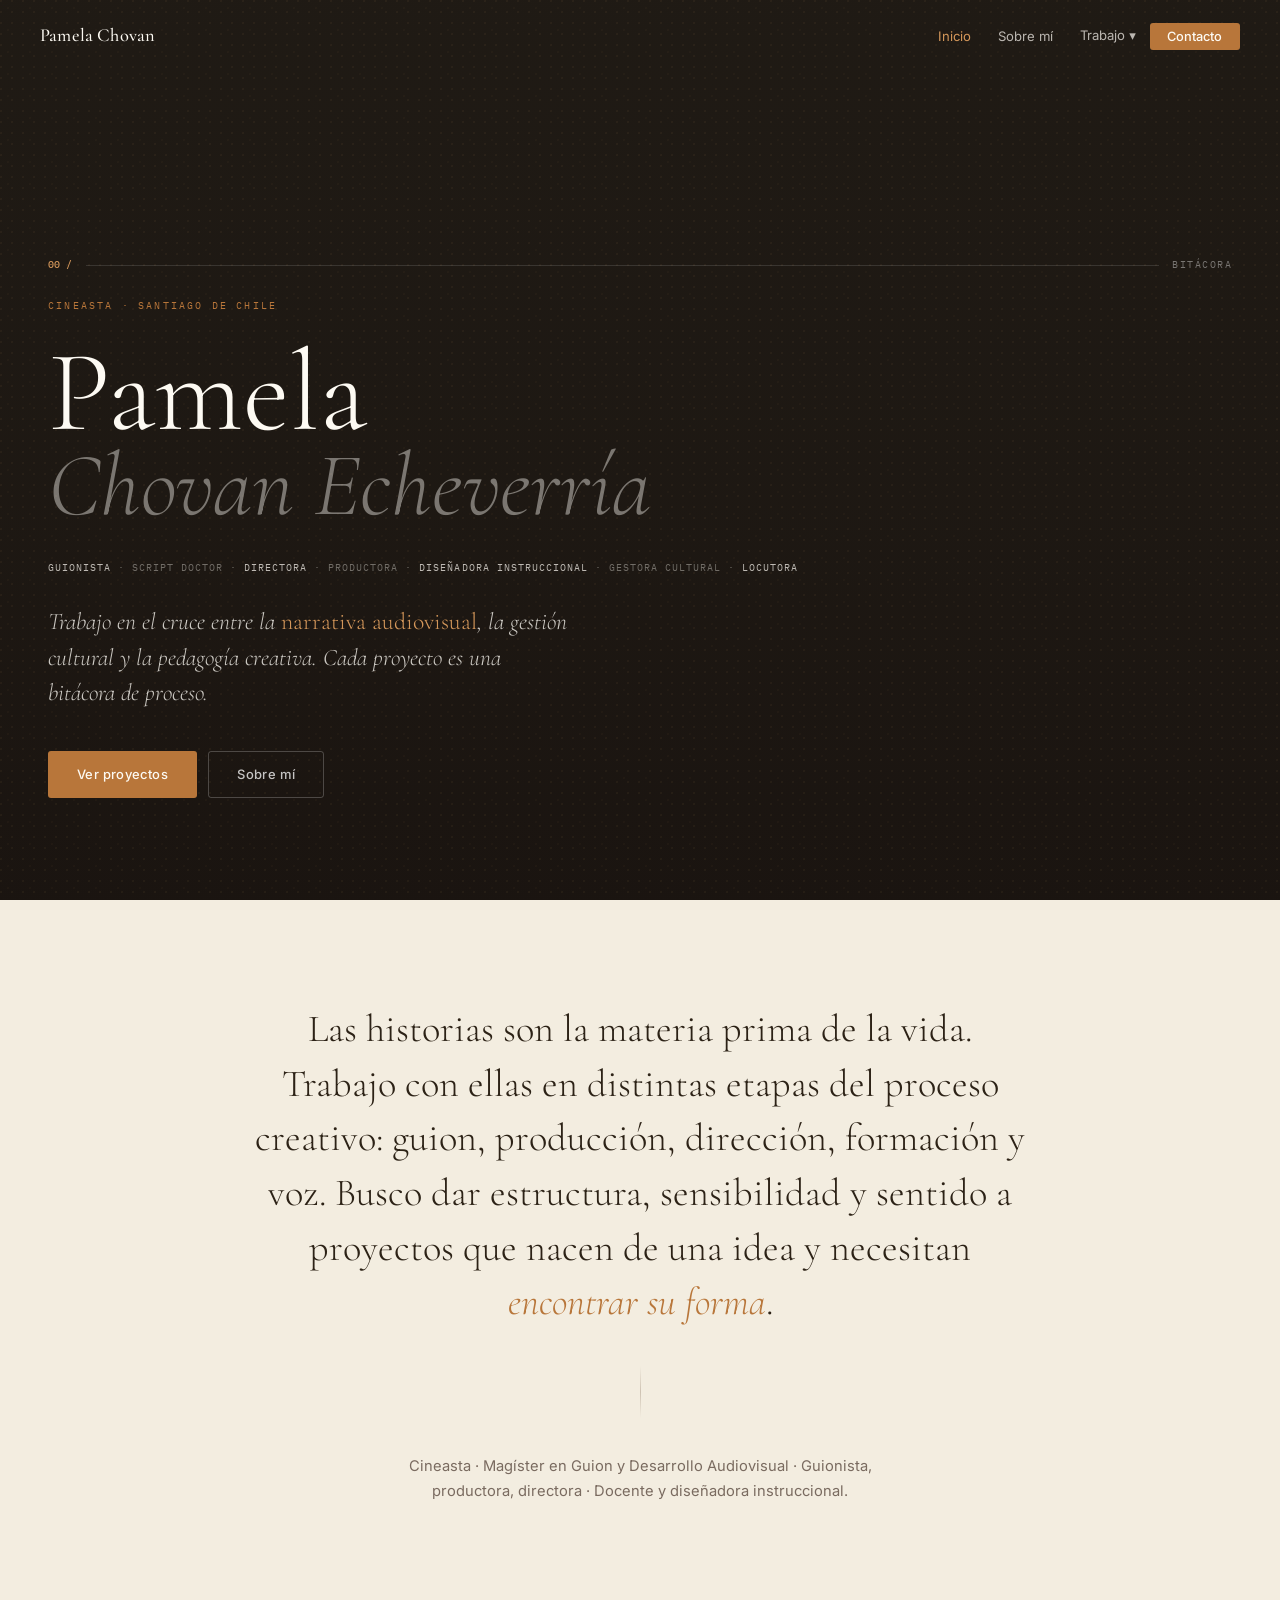
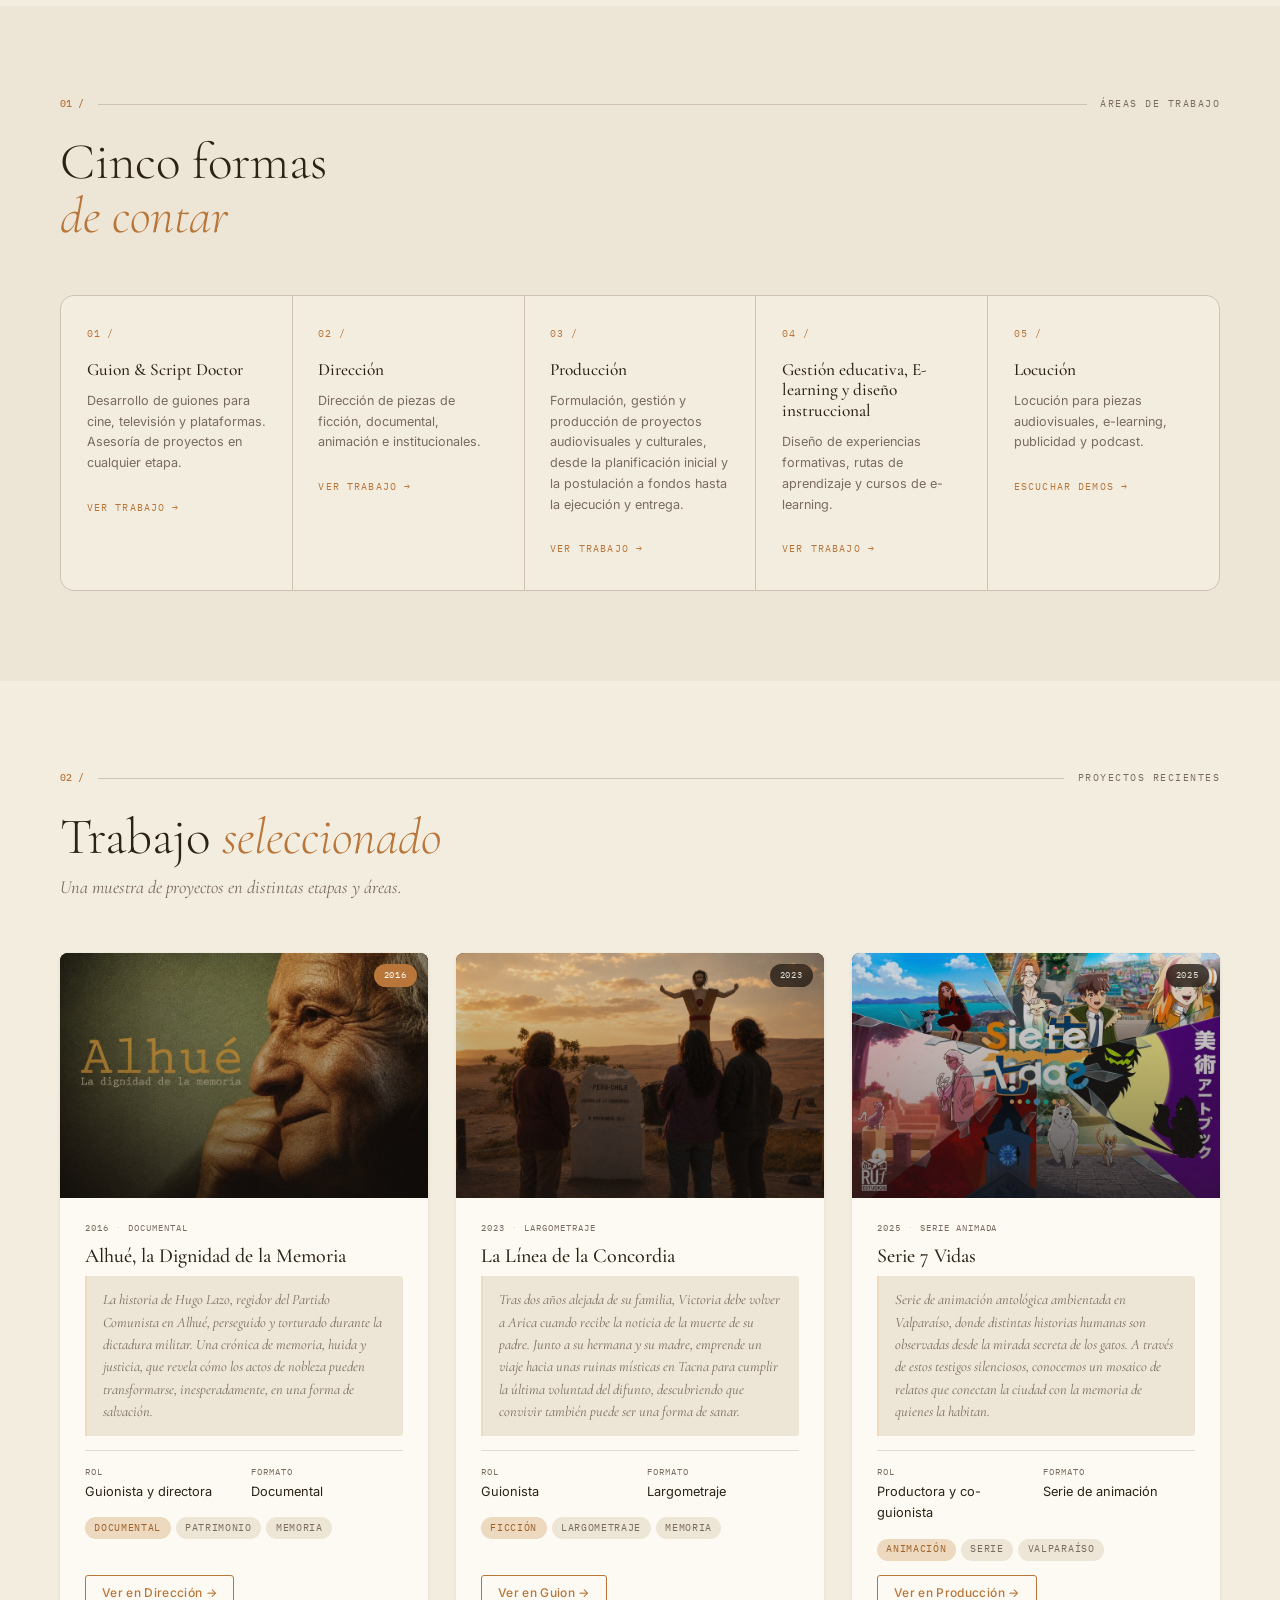
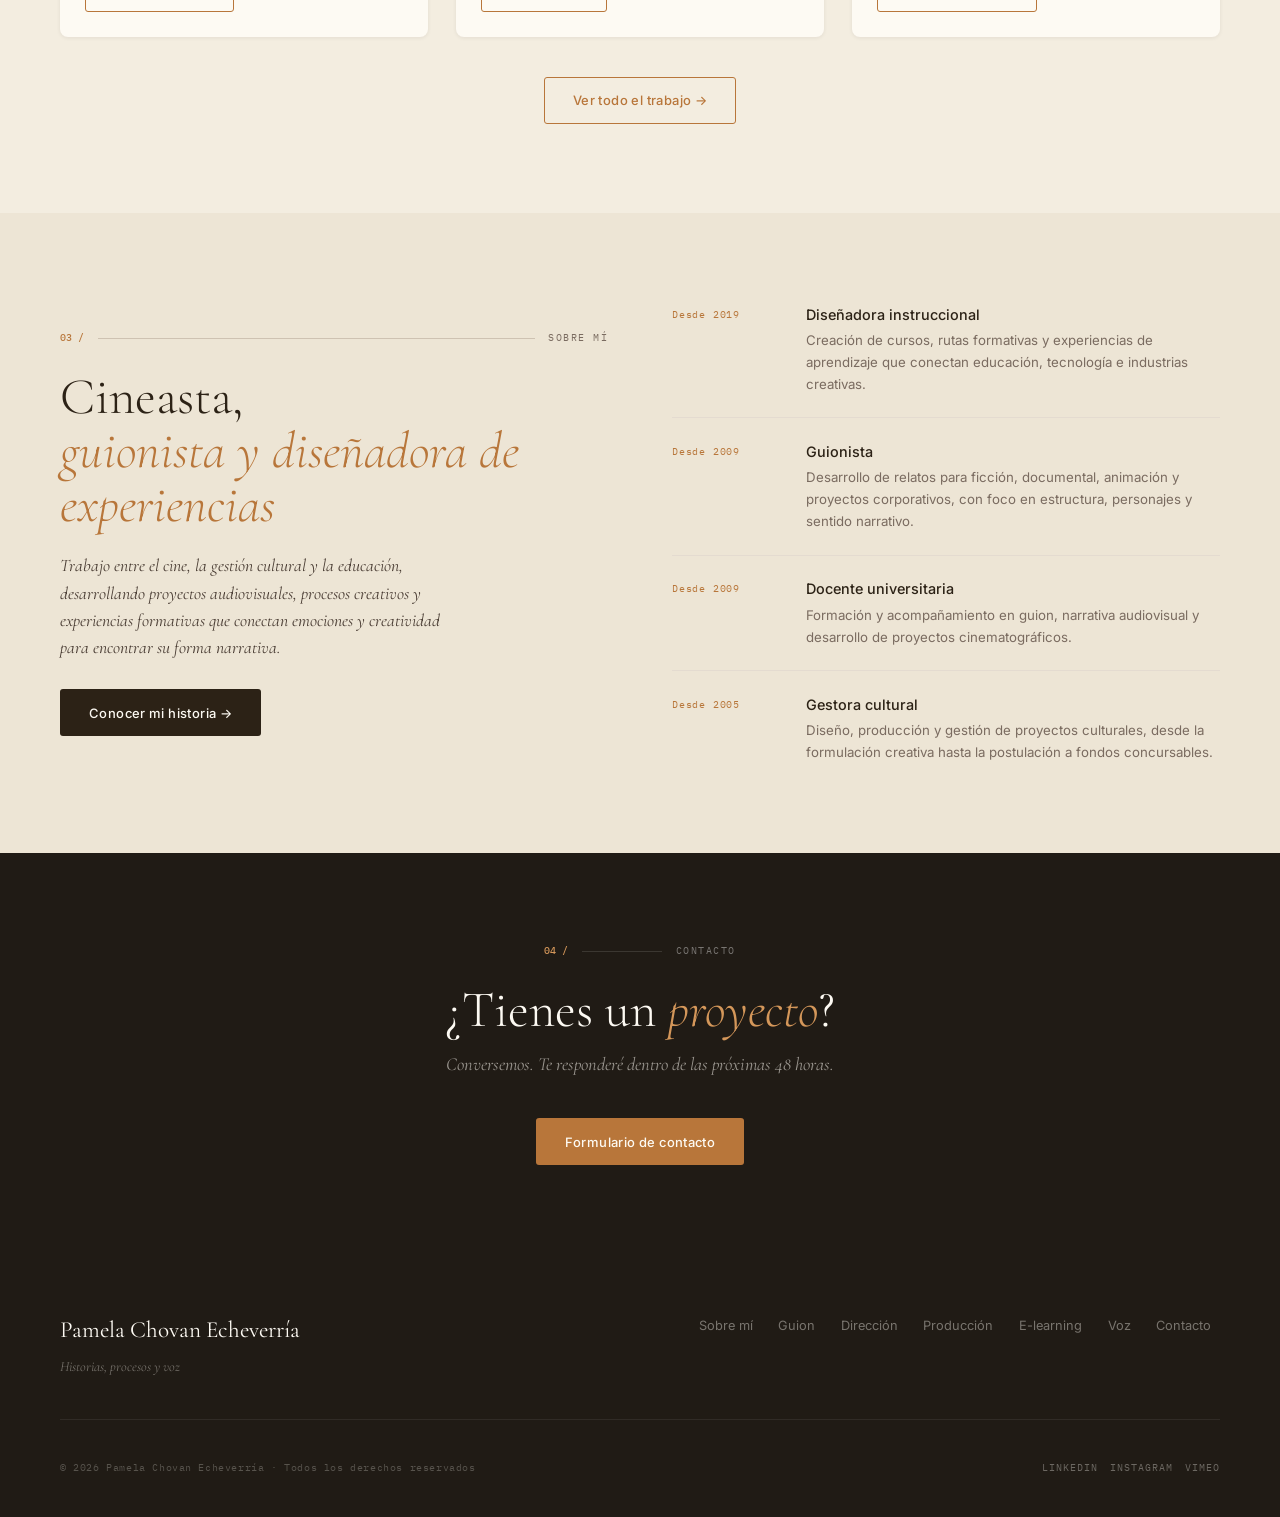
<file: index.html>
<!DOCTYPE html>
<html lang="es">
<head>
  <meta charset="UTF-8">
  <meta name="viewport" content="width=device-width, initial-scale=1.0">
  <title>Pamela Chovan Echeverría — Cineasta · Guionista · Directora · Productora</title>
  <meta name="description" content="Portafolio de Pamela Chovan Echeverría. Guionista, directora, productora, diseñadora instruccional y locutora. Historias, procesos y voz.">
  <link rel="stylesheet" href="css/style.css">
</head>
<body>

<!-- ─── NAV ─── -->
<nav class="site-nav" id="site-nav">
  <div class="nav-inner">
    <a href="index.html" class="nav-logo">Pamela Chovan</a>
    <button class="nav-toggle" id="nav-toggle" aria-label="Abrir menú" aria-expanded="false">
      <span></span><span></span><span></span>
    </button>
    <ul class="nav-links" id="nav-links">
      <li><a href="index.html" class="nav-lnk active">Inicio</a></li>
      <li><a href="sobre-mi.html" class="nav-lnk">Sobre mí</a></li>
      <li class="nav-dropdown">
        <button class="nav-dropdown-trigger">Trabajo ▾</button>
        <ul class="nav-dropdown-menu">
          <li><a href="guion.html">Guion y asesoría</a></li>
          <li><a href="direccion.html">Dirección</a></li>
          <li><a href="produccion.html">Producción</a></li>
          <li><a href="elearning.html">E-learning</a></li>
          <li><a href="voz.html">Locución</a></li>
        </ul>
      </li>
      <li><a href="contacto.html" class="nav-lnk nav-cta">Contacto</a></li>
    </ul>
  </div>
</nav>

<!-- ─── HERO ─── -->
<section class="hero-home">
  <!-- EDITAR: guarda assets/portada.jpg (1920×1080, oscura) para imagen de fondo -->
  <div class="hero-home__bg">
    <!-- <img src="assets/portada.jpg" alt=""> -->
  </div>
  <div class="hero-home__ov"></div>
  <div class="hero-home__cnt">
    <div class="sm sm--lt">
      <span class="sm__n">00 /</span>
      <span class="sm__l"></span>
      <span class="sm__t">Bitácora</span>
    </div>
    <p class="hero-home__over">Cineasta · Santiago de Chile</p>
    <h1 class="hero-home__name">Pamela</h1>
    <p class="hero-home__name-it">Chovan Echeverría</p>
    <p class="hero-home__roles">
      <span>Guionista</span> · Script Doctor · <span>Directora</span> · Productora ·
      <span>Diseñadora instruccional</span> · Gestora cultural · <span>Locutora</span>
    </p>
    <p class="hero-home__claim">
      Trabajo en el cruce entre la <em>narrativa audiovisual</em>,
      la gestión cultural y la pedagogía creativa.
      Cada proyecto es una bitácora de proceso.
    </p>
    <div class="btn-group">
      <a href="#areas" class="btn btn-copper">Ver proyectos</a>
      <a href="sobre-mi.html" class="btn btn-ghost-lt">Sobre mí</a>
    </div>
  </div>
</section>

<!-- ─── DECLARACIÓN ─── -->
<section class="decl">
  <div class="container--sm">
    <p class="decl__txt reveal">
      Las historias son la materia prima de la vida. Trabajo con ellas en distintas
      etapas del proceso creativo: guion, producción, dirección, formación y voz.
      Busco dar estructura, sensibilidad y sentido a proyectos que nacen de una idea
      y necesitan <em>encontrar su forma</em>.
    </p>
    <div class="decl__div"></div>
    <p class="decl__sub reveal reveal-delay-1">
      Cineasta · Magíster en Guion y Desarrollo Audiovisual ·
      Guionista, productora, directora · Docente y diseñadora instruccional.
    </p>
  </div>
</section>

<!-- ─── ÁREAS ─── -->
<section class="section section--alt" id="areas">
  <div class="container">
    <div class="section-hd reveal">
      <div class="sm">
        <span class="sm__n">01 /</span>
        <span class="sm__l"></span>
        <span class="sm__t">Áreas de trabajo</span>
      </div>
      <h2 class="section-title">Cinco formas<br><em>de contar</em></h2>
    </div>
    <div class="areas-grid reveal reveal-delay-1">
      <a href="guion.html" class="acard">
        <p class="acard__n">01 /</p>
        <h3 class="acard__t">Guion &amp; Script Doctor</h3>
        <p class="acard__d">Desarrollo de guiones para cine, televisión y plataformas. Asesoría de proyectos en cualquier etapa.</p>
        <span class="acard__lnk">Ver trabajo →</span>
      </a>
      <a href="direccion.html" class="acard">
        <p class="acard__n">02 /</p>
        <h3 class="acard__t">Dirección</h3>
        <p class="acard__d">Dirección de piezas de ficción, documental, animación e institucionales.</p>
        <span class="acard__lnk">Ver trabajo →</span>
      </a>
      <a href="produccion.html" class="acard">
        <p class="acard__n">03 /</p>
        <h3 class="acard__t">Producción</h3>
        <p class="acard__d">Formulación, gestión y producción de proyectos audiovisuales y culturales, desde la planificación inicial y la postulación a fondos hasta la ejecución y entrega.</p>
        <span class="acard__lnk">Ver trabajo →</span>
      </a>
      <a href="elearning.html" class="acard">
        <p class="acard__n">04 /</p>
        <h3 class="acard__t">Gestión educativa, E-learning y diseño instruccional</h3>
        <p class="acard__d">Diseño de experiencias formativas, rutas de aprendizaje y cursos de e-learning.</p>
        <span class="acard__lnk">Ver trabajo →</span>
      </a>
      <a href="voz.html" class="acard">
        <p class="acard__n">05 /</p>
        <h3 class="acard__t">Locución</h3>
        <p class="acard__d">Locución para piezas audiovisuales, e-learning, publicidad y podcast.</p>
        <span class="acard__lnk">Escuchar demos →</span>
      </a>
    </div>
  </div>
</section>

<!-- ─── PROYECTOS DESTACADOS ─── -->
<section class="section">
  <div class="container">
    <div class="section-hd reveal">
      <div class="sm">
        <span class="sm__n">02 /</span>
        <span class="sm__l"></span>
        <span class="sm__t">Proyectos recientes</span>
      </div>
      <h2 class="section-title">Trabajo <em>seleccionado</em></h2>
      <p class="section-subtitle">Una muestra de proyectos en distintas etapas y áreas.</p>
    </div>
    <div class="project-grid project-grid--featured reveal reveal-delay-1">

      <!-- Alhué -->
      <article class="pcard pcard--featured">
        <div class="pcard-med pcard-med--cinema">
          <!-- EDITAR: reemplaza con la foto real cuando esté disponible -->
          <img src="assets/proyectos/alhue.jpg" alt="Alhué, la Dignidad de la Memoria" onerror="this.style.display='none'">
          <div class="pcard-med__ov"></div>
          <div class="pcard-med__ph"><span>Alhué</span></div>
          <span class="pcard-med__badge pcard-med__badge--c">2016</span>
        </div>
        <div class="pcard-body">
          <div class="pcard-meta-row">
            <span class="pcard-meta">2016</span>
            <span class="pcard-sep">·</span>
            <span class="pcard-meta">Documental</span>
          </div>
          <h3 class="pcard-title">Alhué, la Dignidad de la Memoria</h3>
          <p class="pcard-logline">La historia de Hugo Lazo, regidor del Partido Comunista en Alhué, perseguido y torturado durante la dictadura militar. Una crónica de memoria, huida y justicia, que revela cómo los actos de nobleza pueden transformarse, inesperadamente, en una forma de salvación.</p>
          <div class="pcard-dets">
            <div class="pcard-det"><span class="pcard-det__l">Rol</span><span class="pcard-det__v">Guionista y directora</span></div>
            <div class="pcard-det"><span class="pcard-det__l">Formato</span><span class="pcard-det__v">Documental</span></div>
          </div>
          <div class="pcard-tags">
            <span class="tag tag-c">Documental</span>
            <span class="tag tag-g">Patrimonio</span>
            <span class="tag tag-g">Memoria</span>
          </div>
          <div class="pcard-acts">
            <a href="direccion.html" class="btn btn-outline btn-sm">Ver en Dirección →</a>
          </div>
        </div>
      </article>

      <!-- La Línea de la Concordia -->
      <article class="pcard pcard--featured">
        <div class="pcard-med pcard-med--cinema">
          <!-- EDITAR: reemplaza con la foto real cuando esté disponible -->
          <img src="assets/proyectos/linea-concordia.jpg" alt="La Línea de la Concordia" onerror="this.style.display='none'">
          <div class="pcard-med__ov"></div>
          <div class="pcard-med__ph"><span>La Línea de la Concordia</span></div>
          <span class="pcard-med__badge">2023</span>
        </div>
        <div class="pcard-body">
          <div class="pcard-meta-row">
            <span class="pcard-meta">2023</span>
            <span class="pcard-sep">·</span>
            <span class="pcard-meta">Largometraje</span>
          </div>
          <h3 class="pcard-title">La Línea de la Concordia</h3>
          <p class="pcard-logline">Tras dos años alejada de su familia, Victoria debe volver a Arica cuando recibe la noticia de la muerte de su padre. Junto a su hermana y su madre, emprende un viaje hacia unas ruinas místicas en Tacna para cumplir la última voluntad del difunto, descubriendo que convivir también puede ser una forma de sanar.</p>
          <div class="pcard-dets">
            <div class="pcard-det"><span class="pcard-det__l">Rol</span><span class="pcard-det__v">Guionista</span></div>
            <div class="pcard-det"><span class="pcard-det__l">Formato</span><span class="pcard-det__v">Largometraje</span></div>
          </div>
          <div class="pcard-tags">
            <span class="tag tag-c">Ficción</span>
            <span class="tag tag-g">Largometraje</span>
            <span class="tag tag-g">Memoria</span>
          </div>
          <div class="pcard-acts">
            <a href="guion.html" class="btn btn-outline btn-sm">Ver en Guion →</a>
          </div>
        </div>
      </article>

      <!-- Serie 7 Vidas -->
      <article class="pcard pcard--featured">
        <div class="pcard-med pcard-med--cinema">
          <!-- EDITAR: reemplaza con la foto real cuando esté disponible -->
          <img src="assets/proyectos/siete-vidas.jpg" alt="Serie 7 Vidas" onerror="this.style.display='none'">
          <div class="pcard-med__ov"></div>
          <div class="pcard-med__ph"><span>Serie 7 Vidas</span></div>
          <span class="pcard-med__badge">2025</span>
        </div>
        <div class="pcard-body">
          <div class="pcard-meta-row">
            <span class="pcard-meta">2025</span>
            <span class="pcard-sep">·</span>
            <span class="pcard-meta">Serie animada</span>
          </div>
          <h3 class="pcard-title">Serie 7 Vidas</h3>
          <p class="pcard-logline">Serie de animación antológica ambientada en Valparaíso, donde distintas historias humanas son observadas desde la mirada secreta de los gatos. A través de estos testigos silenciosos, conocemos un mosaico de relatos que conectan la ciudad con la memoria de quienes la habitan.</p>
          <div class="pcard-dets">
            <div class="pcard-det"><span class="pcard-det__l">Rol</span><span class="pcard-det__v">Productora y co-guionista</span></div>
            <div class="pcard-det"><span class="pcard-det__l">Formato</span><span class="pcard-det__v">Serie de animación</span></div>
          </div>
          <div class="pcard-tags">
            <span class="tag tag-c">Animación</span>
            <span class="tag tag-g">Serie</span>
            <span class="tag tag-g">Valparaíso</span>
          </div>
          <div class="pcard-acts">
            <a href="produccion.html" class="btn btn-outline btn-sm">Ver en Producción →</a>
          </div>
        </div>
      </article>

    </div>
    <div style="text-align:center; margin-top:2.5rem;" class="reveal">
      <a href="todo-el-trabajo.html" class="btn btn-outline">Ver todo el trabajo →</a>
    </div>
  </div>
</section>

<!-- ─── SOBRE MÍ TEASER ─── -->
<section class="section section--alt">
  <div class="container">
    <div style="display:grid; grid-template-columns:1fr 1fr; gap:4rem; align-items:center;">
      <div class="reveal">
        <div class="sm">
          <span class="sm__n">03 /</span>
          <span class="sm__l"></span>
          <span class="sm__t">Sobre mí</span>
        </div>
        <h2 class="section-title">Cineasta,<br><em>guionista y diseñadora de experiencias</em></h2>
        <p style="font-family:var(--f-d); font-style:italic; font-size:1.1rem; color:var(--text-md); line-height:1.55; margin:1.25rem 0 1.75rem; max-width:48ch;">
          Trabajo entre el cine, la gestión cultural y la educación, desarrollando proyectos audiovisuales, procesos creativos y experiencias formativas que conectan emociones y creatividad para encontrar su forma narrativa.
        </p>
        <a href="sobre-mi.html" class="btn btn-dk">Conocer mi historia →</a>
      </div>
      <div class="reveal reveal-delay-1">
        <div class="timeline">
          <div class="tl-item">
            <span class="tl-yr">Desde 2019</span>
            <div><p class="tl-body__t">Diseñadora instruccional</p><p class="tl-body__d">Creación de cursos, rutas formativas y experiencias de aprendizaje que conectan educación, tecnología e industrias creativas.</p></div>
          </div>
          <div class="tl-item">
            <span class="tl-yr">Desde 2009</span>
            <div><p class="tl-body__t">Guionista</p><p class="tl-body__d">Desarrollo de relatos para ficción, documental, animación y proyectos corporativos, con foco en estructura, personajes y sentido narrativo.</p></div>
          </div>
          <div class="tl-item">
            <span class="tl-yr">Desde 2009</span>
            <div><p class="tl-body__t">Docente universitaria</p><p class="tl-body__d">Formación y acompañamiento en guion, narrativa audiovisual y desarrollo de proyectos cinematográficos.</p></div>
          </div>
          <div class="tl-item">
            <span class="tl-yr">Desde 2005</span>
            <div><p class="tl-body__t">Gestora cultural</p><p class="tl-body__d">Diseño, producción y gestión de proyectos culturales, desde la formulación creativa hasta la postulación a fondos concursables.</p></div>
          </div>
        </div>
      </div>
    </div>
  </div>
</section>

<!-- ─── CTA ─── -->
<section class="section section--dk">
  <div class="container--sm" style="text-align:center;">
    <div class="sm sm--lt reveal" style="justify-content:center;">
      <span class="sm__n">04 /</span>
      <span class="sm__l" style="max-width:80px;"></span>
      <span class="sm__t">Contacto</span>
    </div>
    <h2 class="section-title section-title--lt reveal" style="margin-bottom:.75rem;">¿Tienes un <em style="color:var(--copper-l);">proyecto</em>?</h2>
    <p class="section-subtitle section-subtitle--lt reveal reveal-delay-1" style="margin-inline:auto;">
      Conversemos. Te responderé dentro de las próximas 48 horas.
    </p>
    <div style="margin-top:2.5rem;" class="reveal reveal-delay-2">
      <a href="contacto.html" class="btn btn-copper">Formulario de contacto</a>
    </div>
  </div>
</section>

<!-- ─── FOOTER ─── -->
<footer class="site-footer">
  <div class="footer-inner">
    <div class="footer-top">
      <div>
        <p class="footer-logo">Pamela Chovan Echeverría</p>
        <p class="footer-tagline">Historias, procesos y voz</p>
      </div>
      <nav class="footer-nav">
        <a href="sobre-mi.html">Sobre mí</a>
        <a href="guion.html">Guion</a>
        <a href="direccion.html">Dirección</a>
        <a href="produccion.html">Producción</a>
        <a href="elearning.html">E-learning</a>
        <a href="voz.html">Voz</a>
        <a href="contacto.html">Contacto</a>
      </nav>
    </div>
    <div class="footer-bot">
      <p class="footer-copy">© 2026 Pamela Chovan Echeverría · Todos los derechos reservados</p>
      <div class="footer-social">
        <!-- EDITAR: Links reales a tus redes -->
        <a href="#" target="_blank" rel="noopener">LinkedIn</a>
        <a href="#" target="_blank" rel="noopener">Instagram</a>
        <a href="#" target="_blank" rel="noopener">Vimeo</a>
      </div>
    </div>
  </div>
</footer>

<script src="js/main.js"></script>
</body>
</html>
</file>
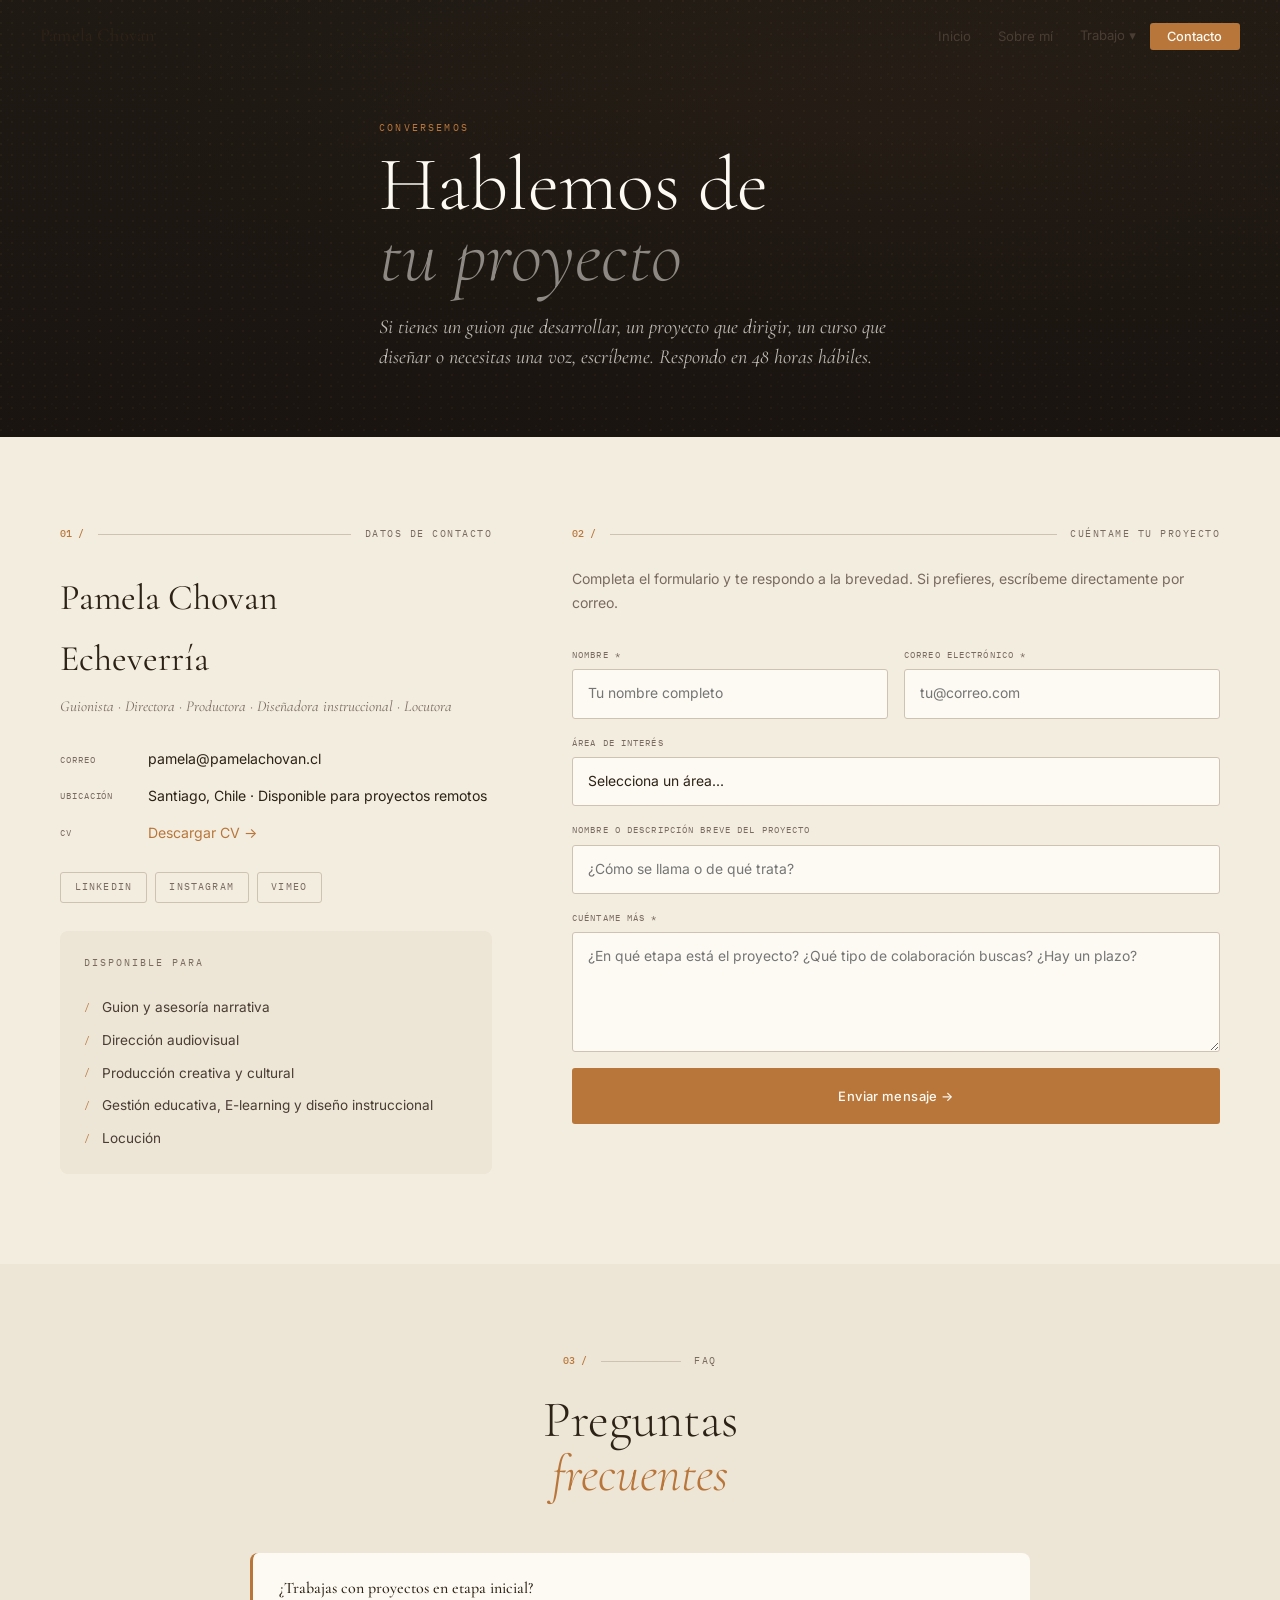
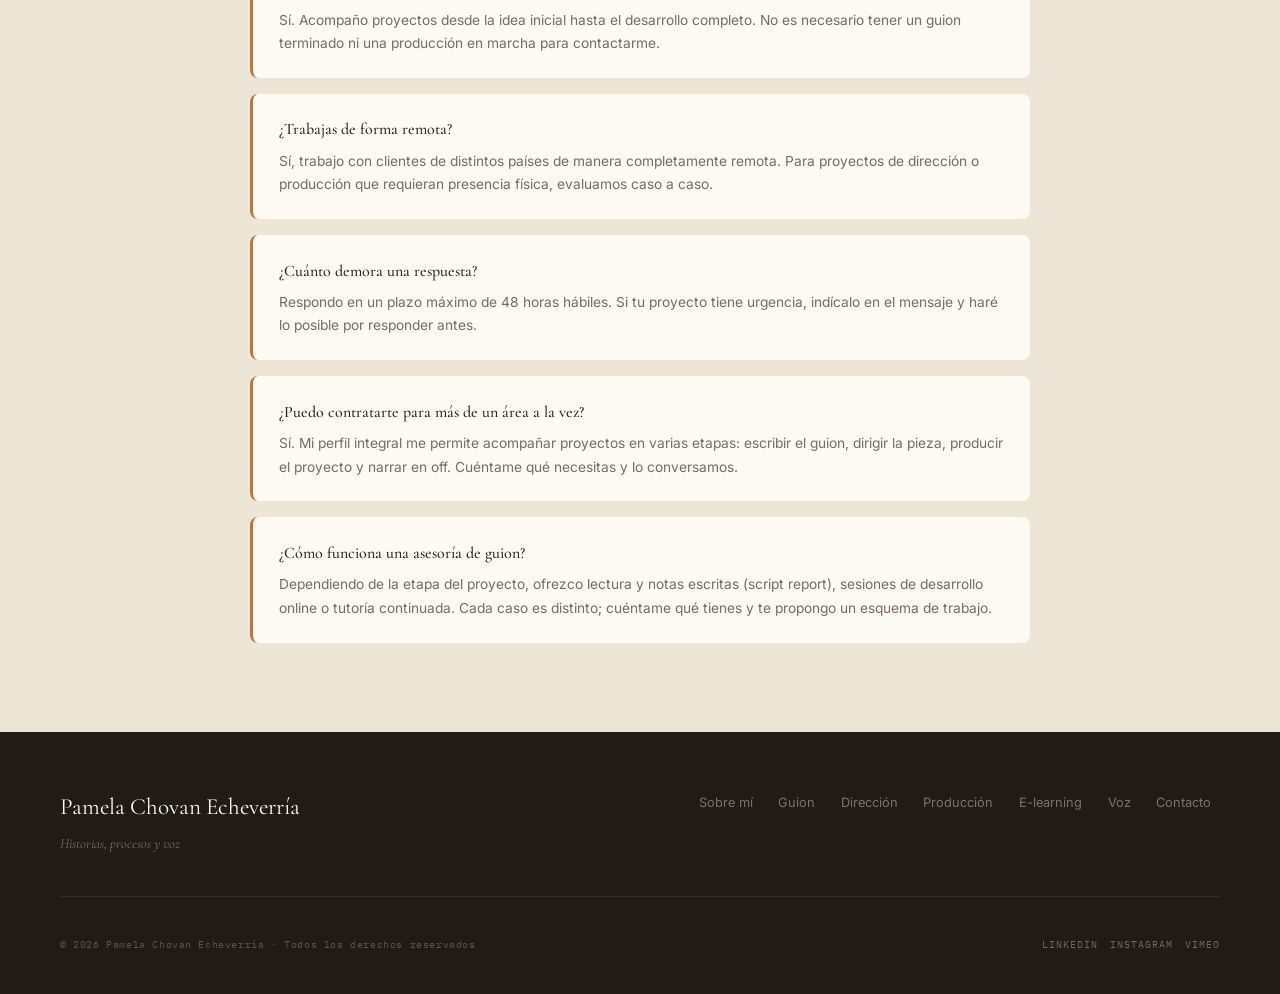
<file: contacto.html>
<!DOCTYPE html>
<html lang="es">
<head>
  <meta charset="UTF-8">
  <meta name="viewport" content="width=device-width, initial-scale=1.0">
  <title>Contacto — Pamela Chovan Echeverría</title>
  <meta name="description" content="Escríbeme para hablar sobre guion, dirección, producción, e-learning o locución. Respondo en 48 horas hábiles.">
  <link rel="stylesheet" href="css/style.css">
</head>
<body>

<nav class="site-nav nav-scrolled" id="site-nav">
  <div class="nav-inner">
    <a href="index.html" class="nav-logo nav-logo--dark">Pamela Chovan</a>
    <button class="nav-toggle nav-toggle--dark" id="nav-toggle" aria-label="Abrir menú" aria-expanded="false">
      <span></span><span></span><span></span>
    </button>
    <ul class="nav-links" id="nav-links">
      <li><a href="index.html" class="nav-lnk nav-lnk--dark">Inicio</a></li>
      <li><a href="sobre-mi.html" class="nav-lnk nav-lnk--dark">Sobre mí</a></li>
      <li class="nav-dropdown">
        <button class="nav-dropdown-trigger nav-dropdown-trigger--dark">Trabajo ▾</button>
        <ul class="nav-dropdown-menu">
          <li><a href="guion.html">Guion y asesoría</a></li>
          <li><a href="direccion.html">Dirección</a></li>
          <li><a href="produccion.html">Producción</a></li>
          <li><a href="elearning.html">E-learning</a></li>
          <li><a href="voz.html">Voz en off</a></li>
        </ul>
      </li>
      <li><a href="contacto.html" class="nav-lnk nav-cta active">Contacto</a></li>
    </ul>
  </div>
</nav>

<!-- HERO -->
<section class="hero-page page-padded">
  <div class="hero-page__ov"></div>
  <div class="container">
    <div class="hero-page__cnt">
      <p class="hero-page__area">Conversemos</p>
      <h1 class="hero-page__title">Hablemos de<br><em>tu proyecto</em></h1>
      <p class="hero-page__intro">
        Si tienes un guion que desarrollar, un proyecto que dirigir, un curso que diseñar o necesitas una voz, escríbeme. Respondo en 48 horas hábiles.
      </p>
    </div>
  </div>
</section>

<!-- FORMULARIO + INFO -->
<section class="section">
  <div class="container">
    <div class="contact-layout">

      <!-- INFO -->
      <div class="reveal">
        <div class="sm">
          <span class="sm__n">01 /</span>
          <span class="sm__l"></span>
          <span class="sm__t">Datos de contacto</span>
        </div>
        <!-- EDITAR: Reemplaza con tu nombre -->
        <h2 class="contact-name">Pamela Chovan<br>Echeverría</h2>
        <p class="contact-tag">Guionista · Directora · Productora · Diseñadora instruccional · Locutora</p>

        <div class="contact-det">
          <span class="contact-det__l">Correo</span>
          <!-- EDITAR: Reemplaza con tu correo real -->
          <span class="contact-det__v"><a href="mailto:pamela@pamelachovan.cl">pamela@pamelachovan.cl</a></span>
        </div>

        <!-- EDITAR: Descomenta para mostrar WhatsApp -->
        <!--
        <div class="contact-det">
          <span class="contact-det__l">WhatsApp</span>
          <span class="contact-det__v"><a href="https://wa.me/56912345678" target="_blank">+56 9 1234 5678</a></span>
        </div>
        -->

        <div class="contact-det">
          <span class="contact-det__l">Ubicación</span>
          <span class="contact-det__v">Santiago, Chile · Disponible para proyectos remotos</span>
        </div>

        <div class="contact-det">
          <span class="contact-det__l">CV</span>
          <!-- EDITAR: guarda tu CV en assets/documentos/cv.pdf -->
          <span class="contact-det__v"><a href="assets/documentos/cv.pdf" target="_blank" class="inline-link">Descargar CV →</a></span>
        </div>

        <div class="contact-social">
          <!-- EDITAR: Reemplaza # con tus URLs reales -->
          <a href="#" target="_blank" rel="noopener" class="social-lnk">LinkedIn</a>
          <a href="#" target="_blank" rel="noopener" class="social-lnk">Instagram</a>
          <a href="#" target="_blank" rel="noopener" class="social-lnk">Vimeo</a>
          <!-- <a href="#" target="_blank" rel="noopener" class="social-lnk">IMDb</a> -->
        </div>

        <div style="background:var(--paper); border-radius:var(--rm); padding:1.5rem; margin-top:1.75rem;">
          <p class="label-caps" style="margin-bottom:1rem;">Disponible para</p>
          <div class="avail-list">
            <div class="avail-item">Guion y asesoría narrativa</div>
            <div class="avail-item">Dirección audiovisual</div>
            <div class="avail-item">Producción creativa y cultural</div>
            <div class="avail-item">Gestión educativa, E-learning y diseño instruccional</div>
            <div class="avail-item">Locución</div>
          </div>
        </div>
      </div>

      <!-- FORMULARIO -->
      <div class="reveal reveal-delay-1">
        <div class="sm">
          <span class="sm__n">02 /</span>
          <span class="sm__l"></span>
          <span class="sm__t">Cuéntame tu proyecto</span>
        </div>
        <p style="font-size:.88rem; color:var(--muted); margin-bottom:2rem;">
          Completa el formulario y te respondo a la brevedad. Si prefieres, escríbeme directamente por correo.
        </p>

        <!--
          EDITAR — Para activar el formulario, elige una opción:

          OPCIÓN 1 — Formspree (gratis hasta 50 envíos/mes):
            1. Crea cuenta en formspree.io
            2. Copia el ID y cambia la etiqueta form:
               <form action="https://formspree.io/f/TU_ID" method="POST" id="contact-form">
            3. Elimina el bloque del event listener en main.js

          OPCIÓN 2 — Netlify Forms:
            <form netlify name="contacto" id="contact-form">
        -->
        <form class="contact-form" id="contact-form" novalidate>

          <div class="form-row">
            <div class="form-g">
              <label class="form-lbl" for="nombre">Nombre *</label>
              <input class="form-inp" type="text" id="nombre" name="nombre" placeholder="Tu nombre completo" required>
              <span class="form-err">Este campo es obligatorio</span>
            </div>
            <div class="form-g">
              <label class="form-lbl" for="email">Correo electrónico *</label>
              <input class="form-inp" type="email" id="email" name="email" placeholder="tu@correo.com" required>
              <span class="form-err">Ingresa un correo válido</span>
            </div>
          </div>

          <div class="form-g">
            <label class="form-lbl" for="area">Área de interés</label>
            <select class="form-sel" id="area" name="area">
              <option value="">Selecciona un área…</option>
              <option value="guion">Guion y asesoría narrativa</option>
              <option value="direccion">Dirección</option>
              <option value="produccion">Producción</option>
              <option value="elearning">Gestión educativa, E-learning y diseño instruccional</option>
              <option value="voz">Locución</option>
              <option value="otro">Otro / Más de un área</option>
            </select>
          </div>

          <div class="form-g">
            <label class="form-lbl" for="proyecto">Nombre o descripción breve del proyecto</label>
            <input class="form-inp" type="text" id="proyecto" name="proyecto" placeholder="¿Cómo se llama o de qué trata?">
          </div>

          <div class="form-g">
            <label class="form-lbl" for="mensaje">Cuéntame más *</label>
            <textarea class="form-ta" id="mensaje" name="mensaje" placeholder="¿En qué etapa está el proyecto? ¿Qué tipo de colaboración buscas? ¿Hay un plazo?" required></textarea>
            <span class="form-err">Este campo es obligatorio</span>
          </div>

          <button type="submit" class="btn btn-copper" style="width:100%; justify-content:center; padding:1rem;">
            Enviar mensaje →
          </button>

        </form>

        <div class="form-success" id="form-success">
          <p>Mensaje recibido. Te respondo en 48 horas hábiles.</p>
        </div>
      </div>

    </div>
  </div>
</section>

<!-- PREGUNTAS FRECUENTES -->
<section class="section section--alt">
  <div class="container--sm">
    <div class="section-hd section-hd--center reveal">
      <div class="sm" style="justify-content:center;">
        <span class="sm__n">03 /</span>
        <span class="sm__l" style="max-width:80px;"></span>
        <span class="sm__t">FAQ</span>
      </div>
      <h2 class="section-title" style="text-align:center;">Preguntas<br><em>frecuentes</em></h2>
    </div>
    <div class="faq reveal reveal-delay-1">
      <div class="faq-item">
        <h4>¿Trabajas con proyectos en etapa inicial?</h4>
        <p>Sí. Acompaño proyectos desde la idea inicial hasta el desarrollo completo. No es necesario tener un guion terminado ni una producción en marcha para contactarme.</p>
      </div>
      <div class="faq-item">
        <h4>¿Trabajas de forma remota?</h4>
        <p>Sí, trabajo con clientes de distintos países de manera completamente remota. Para proyectos de dirección o producción que requieran presencia física, evaluamos caso a caso.</p>
      </div>
      <div class="faq-item">
        <h4>¿Cuánto demora una respuesta?</h4>
        <p>Respondo en un plazo máximo de 48 horas hábiles. Si tu proyecto tiene urgencia, indícalo en el mensaje y haré lo posible por responder antes.</p>
      </div>
      <div class="faq-item">
        <h4>¿Puedo contratarte para más de un área a la vez?</h4>
        <p>Sí. Mi perfil integral me permite acompañar proyectos en varias etapas: escribir el guion, dirigir la pieza, producir el proyecto y narrar en off. Cuéntame qué necesitas y lo conversamos.</p>
      </div>
      <div class="faq-item">
        <h4>¿Cómo funciona una asesoría de guion?</h4>
        <p>Dependiendo de la etapa del proyecto, ofrezco lectura y notas escritas (script report), sesiones de desarrollo online o tutoría continuada. Cada caso es distinto; cuéntame qué tienes y te propongo un esquema de trabajo.</p>
      </div>
    </div>
  </div>
</section>

<footer class="site-footer">
  <div class="footer-inner">
    <div class="footer-top">
      <div>
        <p class="footer-logo">Pamela Chovan Echeverría</p>
        <p class="footer-tagline">Historias, procesos y voz</p>
      </div>
      <nav class="footer-nav">
        <a href="sobre-mi.html">Sobre mí</a>
        <a href="guion.html">Guion</a>
        <a href="direccion.html">Dirección</a>
        <a href="produccion.html">Producción</a>
        <a href="elearning.html">E-learning</a>
        <a href="voz.html">Voz</a>
        <a href="contacto.html">Contacto</a>
      </nav>
    </div>
    <div class="footer-bot">
      <p class="footer-copy">© 2026 Pamela Chovan Echeverría · Todos los derechos reservados</p>
      <div class="footer-social">
        <!-- EDITAR: Links reales a tus redes -->
        <a href="#" target="_blank" rel="noopener">LinkedIn</a>
        <a href="#" target="_blank" rel="noopener">Instagram</a>
        <a href="#" target="_blank" rel="noopener">Vimeo</a>
      </div>
    </div>
  </div>
</footer>
<script src="js/main.js"></script>
</body>
</html>
</file>
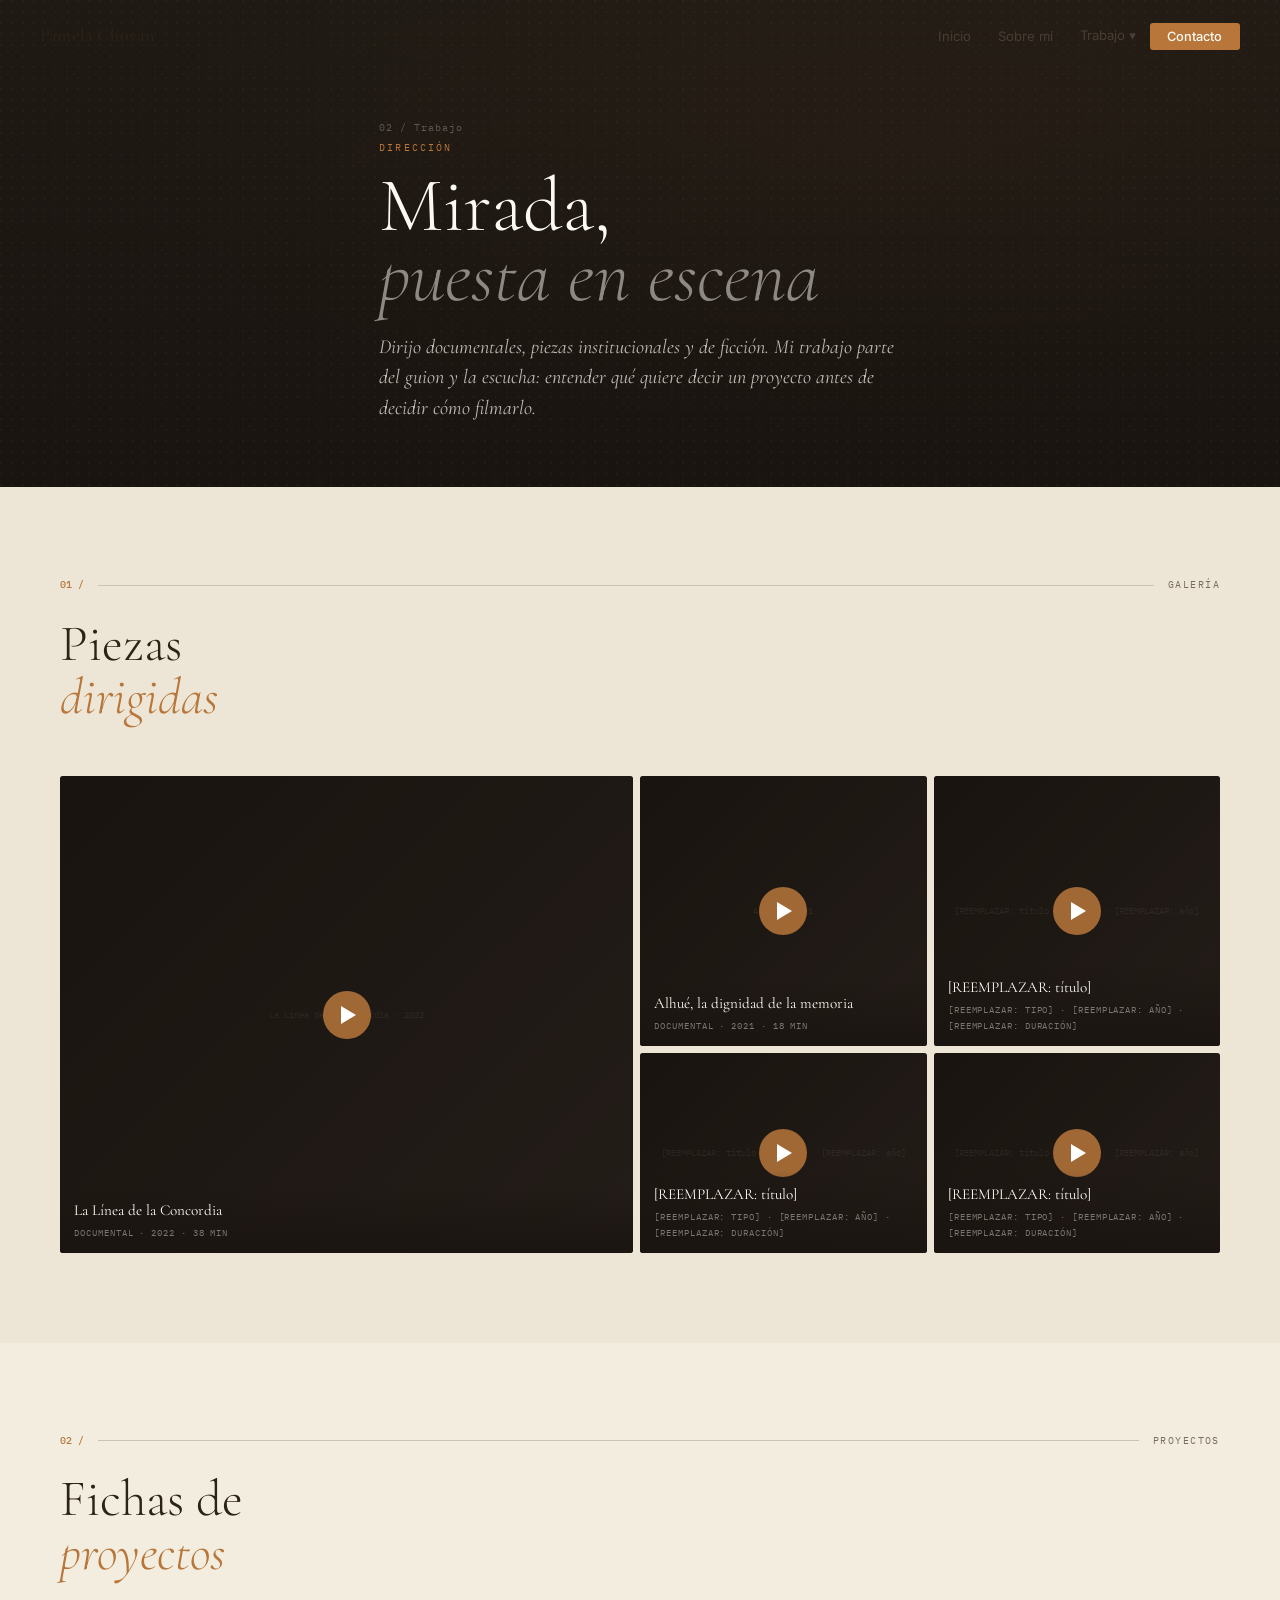
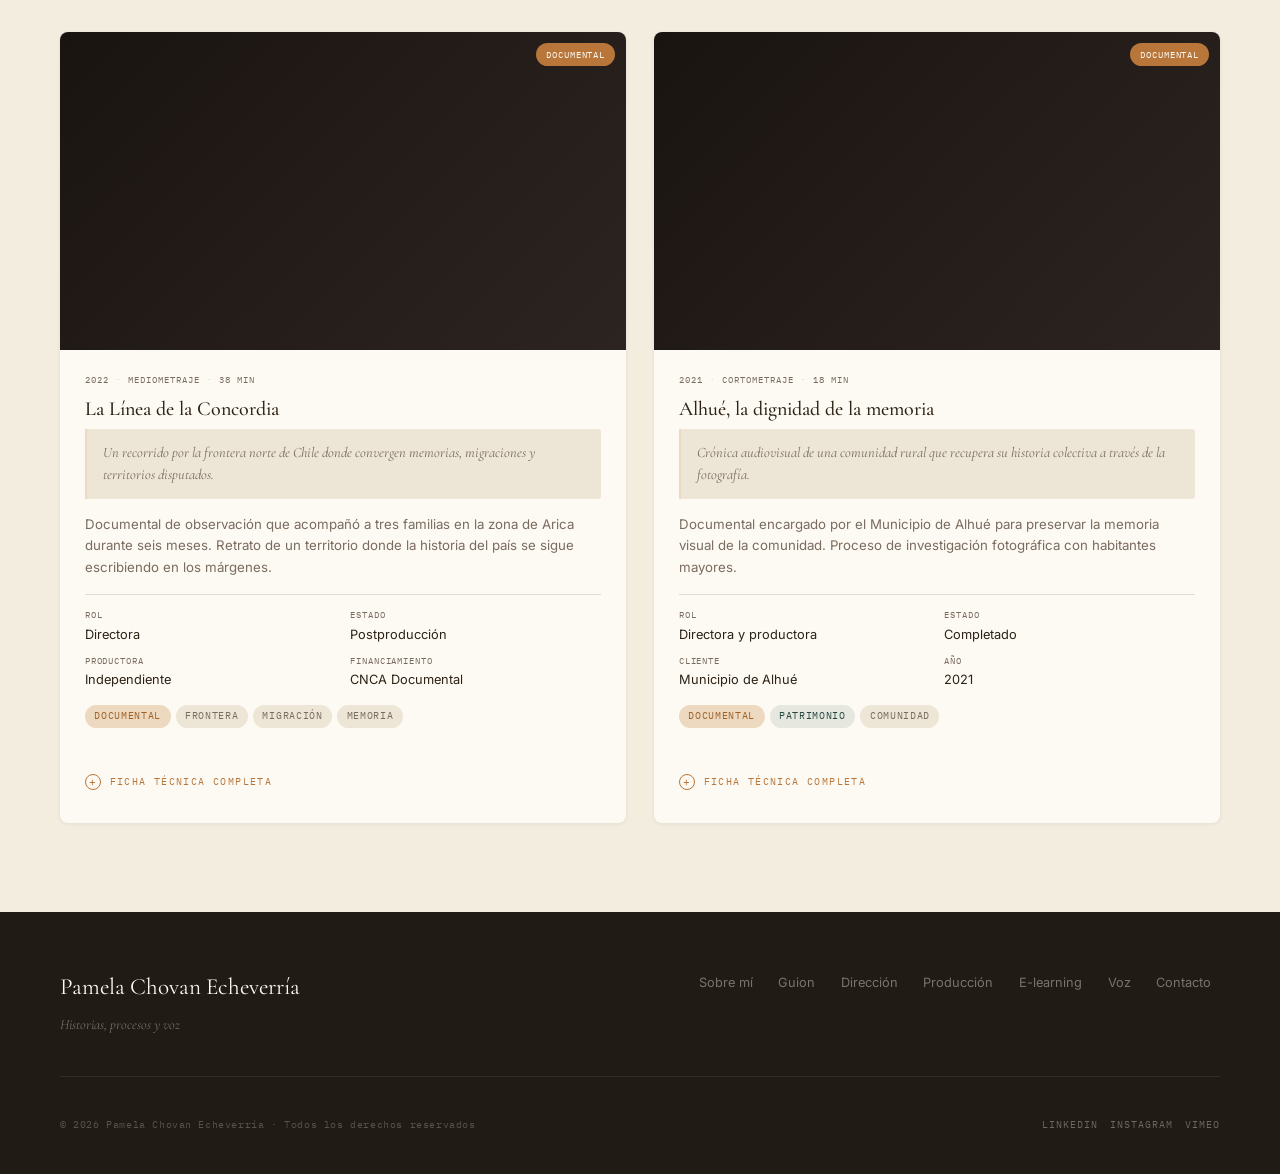
<file: direccion.html>
<!DOCTYPE html>
<html lang="es">
<head>
  <meta charset="UTF-8">
  <meta name="viewport" content="width=device-width, initial-scale=1.0">
  <title>Dirección — Pamela Chovan Echeverría</title>
  <meta name="description" content="Dirección de documentales, piezas institucionales y ficción. Trabajo colaborativo orientado a la coherencia entre forma y contenido.">
  <link rel="stylesheet" href="css/style.css">
</head>
<body>

<nav class="site-nav nav-scrolled" id="site-nav">
  <div class="nav-inner">
    <a href="index.html" class="nav-logo nav-logo--dark">Pamela Chovan</a>
    <button class="nav-toggle nav-toggle--dark" id="nav-toggle" aria-label="Abrir menú" aria-expanded="false">
      <span></span><span></span><span></span>
    </button>
    <ul class="nav-links" id="nav-links">
      <li><a href="index.html" class="nav-lnk nav-lnk--dark">Inicio</a></li>
      <li><a href="sobre-mi.html" class="nav-lnk nav-lnk--dark">Sobre mí</a></li>
      <li class="nav-dropdown">
        <button class="nav-dropdown-trigger nav-dropdown-trigger--dark">Trabajo ▾</button>
        <ul class="nav-dropdown-menu">
          <li><a href="guion.html">Guion y asesoría</a></li>
          <li><a href="direccion.html" style="color:var(--copper);">Dirección</a></li>
          <li><a href="produccion.html">Producción</a></li>
          <li><a href="elearning.html">E-learning</a></li>
          <li><a href="voz.html">Locución</a></li>
        </ul>
      </li>
      <li><a href="contacto.html" class="nav-lnk nav-cta">Contacto</a></li>
    </ul>
  </div>
</nav>

<!-- HERO -->
<section class="hero-page page-padded">
  <div class="hero-page__ov"></div>
  <div class="container">
    <div class="hero-page__cnt">
      <p class="hero-page__n">02 / Trabajo</p>
      <p class="hero-page__area">Dirección</p>
      <h1 class="hero-page__title">Mirada,<br><em>puesta en escena</em></h1>
      <p class="hero-page__intro">
        Dirijo documentales, piezas institucionales y de ficción. Mi trabajo parte del guion y la escucha: entender qué quiere decir un proyecto antes de decidir cómo filmarlo.
      </p>
    </div>
  </div>
</section>

<!-- GALERÍA -->
<section class="section section--alt">
  <div class="container">
    <div class="section-hd reveal">
      <div class="sm">
        <span class="sm__n">01 /</span>
        <span class="sm__l"></span>
        <span class="sm__t">Galería</span>
      </div>
      <h2 class="section-title">Piezas<br><em>dirigidas</em></h2>
    </div>
    <!-- GALERÍA AUDIOVISUAL -->
    <!-- EDITAR: Reemplaza los divs .gi__ph por imágenes o embeds de video -->
    <div class="gallery reveal reveal-delay-1">
      <div class="gi">
        <div class="gi__ph">La Línea de la Concordia · 2022</div>
        <div class="gi__ov">
          <div class="play-c"><div class="play-tri"></div></div>
        </div>
        <div class="gi__info">
          <p class="gi__ttl">La Línea de la Concordia</p>
          <p class="gi__mt">Documental · 2022 · 38 min</p>
        </div>
      </div>
      <div class="gi">
        <div class="gi__ph">Alhué · 2021</div>
        <div class="gi__ov">
          <div class="play-c"><div class="play-tri"></div></div>
        </div>
        <div class="gi__info">
          <p class="gi__ttl">Alhué, la dignidad de la memoria</p>
          <p class="gi__mt">Documental · 2021 · 18 min</p>
        </div>
      </div>
      <div class="gi">
        <div class="gi__ph">[REEMPLAZAR: título de pieza] · [REEMPLAZAR: año]</div>
        <div class="gi__ov">
          <div class="play-c"><div class="play-tri"></div></div>
        </div>
        <div class="gi__info">
          <p class="gi__ttl">[REEMPLAZAR: título]</p>
          <p class="gi__mt">[REEMPLAZAR: tipo] · [REEMPLAZAR: año] · [REEMPLAZAR: duración]</p>
        </div>
      </div>
      <div class="gi">
        <div class="gi__ph">[REEMPLAZAR: título de pieza] · [REEMPLAZAR: año]</div>
        <div class="gi__ov">
          <div class="play-c"><div class="play-tri"></div></div>
        </div>
        <div class="gi__info">
          <p class="gi__ttl">[REEMPLAZAR: título]</p>
          <p class="gi__mt">[REEMPLAZAR: tipo] · [REEMPLAZAR: año] · [REEMPLAZAR: duración]</p>
        </div>
      </div>
      <div class="gi">
        <div class="gi__ph">[REEMPLAZAR: título de pieza] · [REEMPLAZAR: año]</div>
        <div class="gi__ov">
          <div class="play-c"><div class="play-tri"></div></div>
        </div>
        <div class="gi__info">
          <p class="gi__ttl">[REEMPLAZAR: título]</p>
          <p class="gi__mt">[REEMPLAZAR: tipo] · [REEMPLAZAR: año] · [REEMPLAZAR: duración]</p>
        </div>
      </div>
    </div>
  </div>
</section>

<!-- PROYECTOS -->
<section class="section">
  <div class="container">
    <div class="section-hd reveal">
      <div class="sm">
        <span class="sm__n">02 /</span>
        <span class="sm__l"></span>
        <span class="sm__t">Proyectos</span>
      </div>
      <h2 class="section-title">Fichas de<br><em>proyectos</em></h2>
    </div>
    <div class="project-grid project-grid--2 reveal reveal-delay-1">

      <!-- La Línea de la Concordia -->
      <article class="pcard">
        <div class="pcard-med pcard-med--cinema">
          <!-- EDITAR: <img src="assets/proyectos/linea-concordia.jpg" alt="La Línea de la Concordia"> -->
          <div class="pcard-med__ph">
            <span>La Línea de la Concordia</span>
          </div>
          <span class="pcard-med__badge pcard-med__badge--c">Documental</span>
        </div>
        <div class="pcard-body">
          <div class="pcard-meta-row">
            <span class="pcard-meta">2022</span>
            <span class="pcard-sep">·</span>
            <span class="pcard-meta">Mediometraje</span>
            <span class="pcard-sep">·</span>
            <span class="pcard-meta">38 min</span>
          </div>
          <h3 class="pcard-title">La Línea de la Concordia</h3>
          <p class="pcard-logline">Un recorrido por la frontera norte de Chile donde convergen memorias, migraciones y territorios disputados.</p>
          <p class="pcard-desc">Documental de observación que acompañó a tres familias en la zona de Arica durante seis meses. Retrato de un territorio donde la historia del país se sigue escribiendo en los márgenes.</p>
          <div class="pcard-dets">
            <div class="pcard-det"><span class="pcard-det__l">Rol</span><span class="pcard-det__v">Directora</span></div>
            <div class="pcard-det"><span class="pcard-det__l">Estado</span><span class="pcard-det__v">Postproducción</span></div>
            <div class="pcard-det"><span class="pcard-det__l">Productora</span><span class="pcard-det__v">Independiente</span></div>
            <div class="pcard-det"><span class="pcard-det__l">Financiamiento</span><span class="pcard-det__v">CNCA Documental</span></div>
          </div>
          <div class="pcard-tags">
            <span class="tag tag-c">Documental</span>
            <span class="tag tag-g">Frontera</span>
            <span class="tag tag-g">Migración</span>
            <span class="tag tag-g">Memoria</span>
          </div>
        </div>
        <div style="padding:0 1.55rem 1.55rem;">
          <button class="ficha-toggle" aria-expanded="false">
            <span class="ficha-toggle__icon">+</span>
            Ficha técnica completa
          </button>
          <div class="ficha-body">
            <div class="ficha-inner">
              <div class="ficha-grid">
                <div class="ficha-f"><span class="ficha-f__l">Formato</span><span class="ficha-f__v">Mediometraje documental</span></div>
                <div class="ficha-f"><span class="ficha-f__l">Duración</span><span class="ficha-f__v">38 minutos</span></div>
                <div class="ficha-f"><span class="ficha-f__l">Año</span><span class="ficha-f__v">2022</span></div>
                <div class="ficha-f"><span class="ficha-f__l">Formato técnico</span><span class="ficha-f__v">4K · Ratio 2.39:1</span></div>
                <div class="ficha-f"><span class="ficha-f__l">Productora</span><span class="ficha-f__v">Producción propia</span></div>
                <div class="ficha-f"><span class="ficha-f__l">Estado</span><span class="ficha-f__v">Postproducción</span></div>
              </div>
              <p class="ficha-sec">Sinopsis</p>
              <p class="ficha-txt">La Línea de la Concordia es el nombre que recibe el límite entre Chile y Perú en Arica. Esta pieza documental sigue a tres familias que viven a ambos lados de esa frontera durante seis meses, explorando cómo los cuerpos, las memorias y las identidades se negocian en territorios donde la historia nacional todavía no terminó de resolverse.</p>
              <p class="ficha-sec">Equipo</p>
              <p class="ficha-txt">Dirección y guion: Pamela Chovan Echeverría · Fotografía: [REEMPLAZAR: nombre del/la directora de fotografía] · Montaje: [REEMPLAZAR: nombre del/la editora] · Producción: Pamela Chovan Echeverría</p>
            </div>
          </div>
        </div>
      </article>

      <!-- Alhué -->
      <article class="pcard">
        <div class="pcard-med pcard-med--cinema">
          <div class="pcard-med__ph"><span>Alhué, la dignidad de la memoria</span></div>
          <span class="pcard-med__badge pcard-med__badge--c">Documental</span>
        </div>
        <div class="pcard-body">
          <div class="pcard-meta-row">
            <span class="pcard-meta">2021</span>
            <span class="pcard-sep">·</span>
            <span class="pcard-meta">Cortometraje</span>
            <span class="pcard-sep">·</span>
            <span class="pcard-meta">18 min</span>
          </div>
          <h3 class="pcard-title">Alhué, la dignidad de la memoria</h3>
          <p class="pcard-logline">Crónica audiovisual de una comunidad rural que recupera su historia colectiva a través de la fotografía.</p>
          <p class="pcard-desc">Documental encargado por el Municipio de Alhué para preservar la memoria visual de la comunidad. Proceso de investigación fotográfica con habitantes mayores.</p>
          <div class="pcard-dets">
            <div class="pcard-det"><span class="pcard-det__l">Rol</span><span class="pcard-det__v">Directora y productora</span></div>
            <div class="pcard-det"><span class="pcard-det__l">Estado</span><span class="pcard-det__v">Completado</span></div>
            <div class="pcard-det"><span class="pcard-det__l">Cliente</span><span class="pcard-det__v">Municipio de Alhué</span></div>
            <div class="pcard-det"><span class="pcard-det__l">Año</span><span class="pcard-det__v">2021</span></div>
          </div>
          <div class="pcard-tags">
            <span class="tag tag-c">Documental</span>
            <span class="tag tag-t">Patrimonio</span>
            <span class="tag tag-g">Comunidad</span>
          </div>
        </div>
        <div style="padding:0 1.55rem 1.55rem;">
          <button class="ficha-toggle" aria-expanded="false">
            <span class="ficha-toggle__icon">+</span>
            Ficha técnica completa
          </button>
          <div class="ficha-body">
            <div class="ficha-inner">
              <div class="ficha-grid">
                <div class="ficha-f"><span class="ficha-f__l">Formato</span><span class="ficha-f__v">Cortometraje documental</span></div>
                <div class="ficha-f"><span class="ficha-f__l">Duración</span><span class="ficha-f__v">18 minutos</span></div>
                <div class="ficha-f"><span class="ficha-f__l">Año</span><span class="ficha-f__v">2021</span></div>
                <div class="ficha-f"><span class="ficha-f__l">Exhibición</span><span class="ficha-f__v">Cine comunitario</span></div>
                <div class="ficha-f"><span class="ficha-f__l">Cliente</span><span class="ficha-f__v">Municipio de Alhué</span></div>
                <div class="ficha-f"><span class="ficha-f__l">Financiamiento</span><span class="ficha-f__v">Fondart Regional</span></div>
              </div>
              <p class="ficha-sec">Sobre el proyecto</p>
              <p class="ficha-txt">Alhué es una localidad rural de la Región Metropolitana con una historia fotográfica inédita. Este documental recoge el proceso de digitalización y recuperación de ese archivo a través de las voces de quienes aparecen en esas fotos. Una pieza sobre la dignidad de ser recordado.</p>
            </div>
          </div>
        </div>
      </article>

      <!-- AGREGA MÁS PROYECTOS AQUÍ -->

    </div>
  </div>
</section>

<footer class="site-footer">
  <div class="footer-inner">
    <div class="footer-top">
      <div>
        <p class="footer-logo">Pamela Chovan Echeverría</p>
        <p class="footer-tagline">Historias, procesos y voz</p>
      </div>
      <nav class="footer-nav">
        <a href="sobre-mi.html">Sobre mí</a>
        <a href="guion.html">Guion</a>
        <a href="direccion.html">Dirección</a>
        <a href="produccion.html">Producción</a>
        <a href="elearning.html">E-learning</a>
        <a href="voz.html">Voz</a>
        <a href="contacto.html">Contacto</a>
      </nav>
    </div>
    <div class="footer-bot">
      <p class="footer-copy">© 2026 Pamela Chovan Echeverría · Todos los derechos reservados</p>
      <div class="footer-social">
        <a href="#" target="_blank" rel="noopener">LinkedIn</a>
        <a href="#" target="_blank" rel="noopener">Instagram</a>
        <a href="#" target="_blank" rel="noopener">Vimeo</a>
      </div>
    </div>
  </div>
</footer>
<script src="js/main.js"></script>
</body>
</html>
</file>
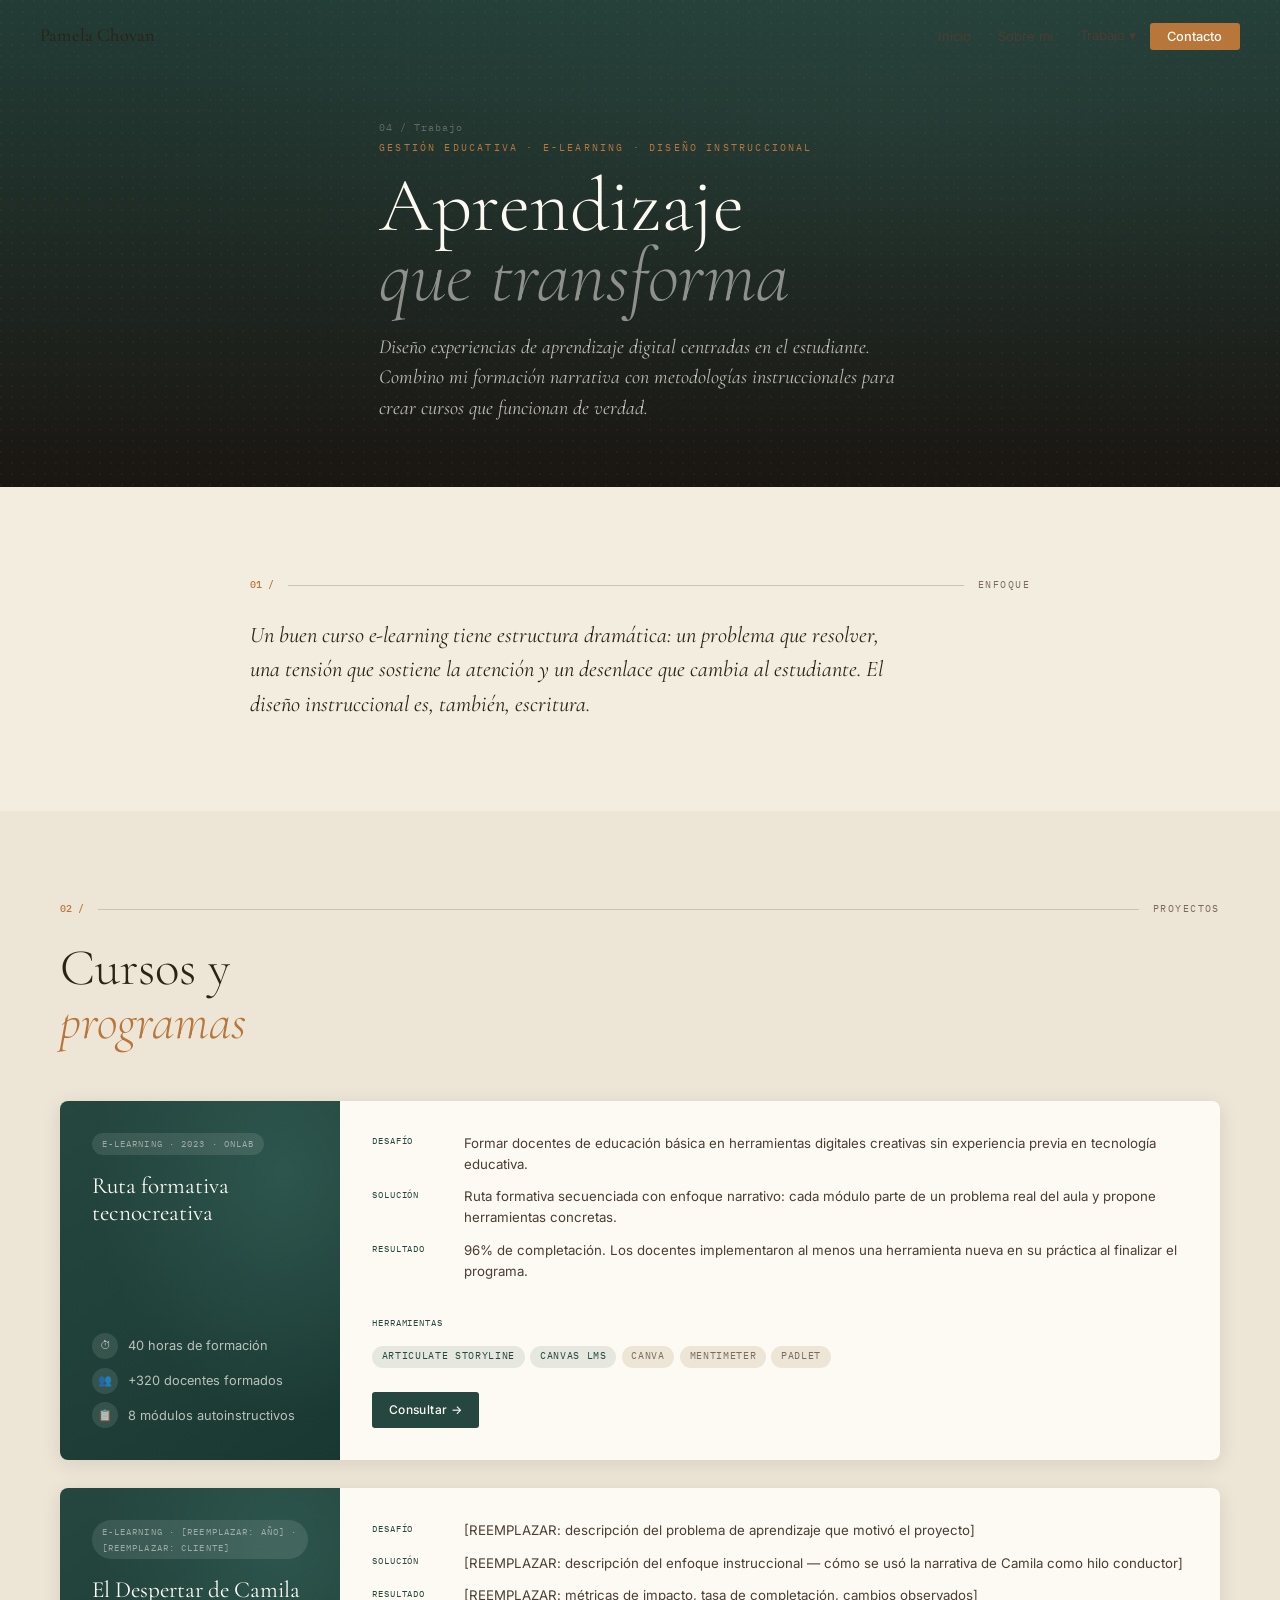
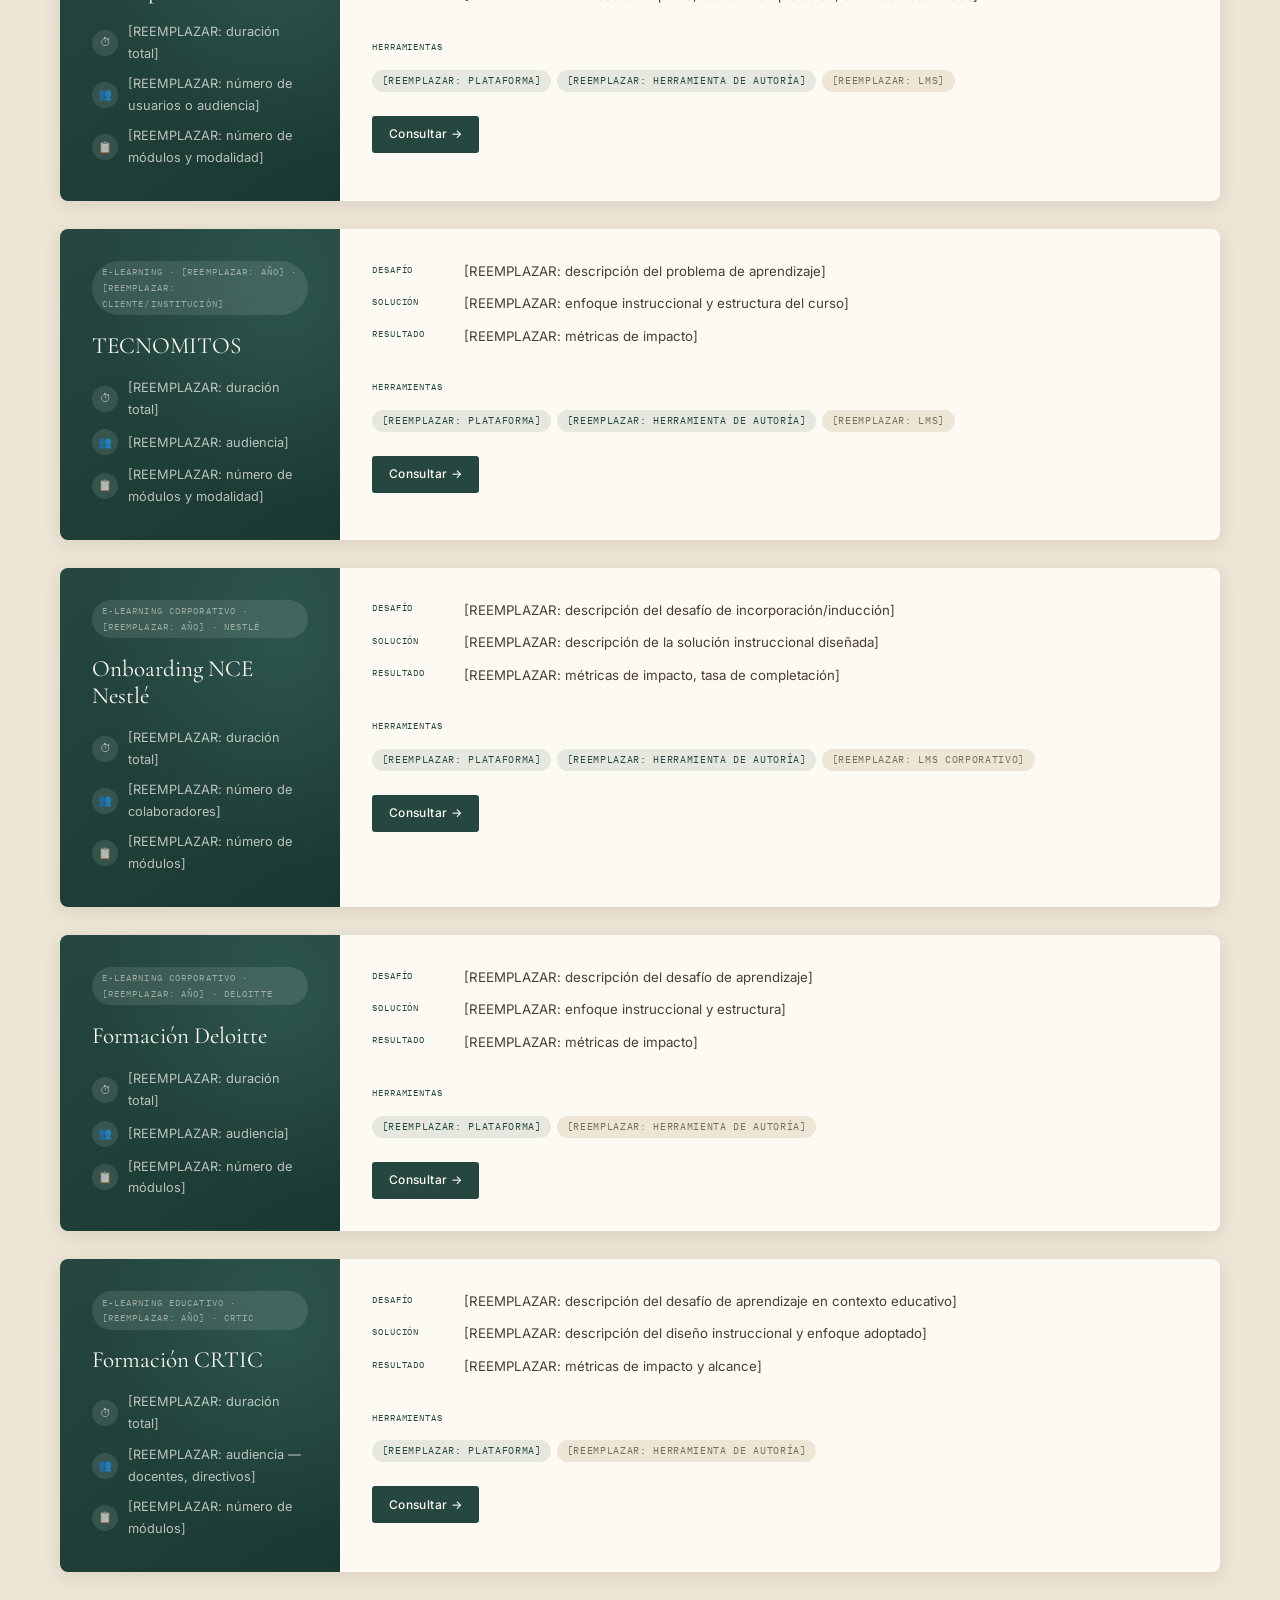
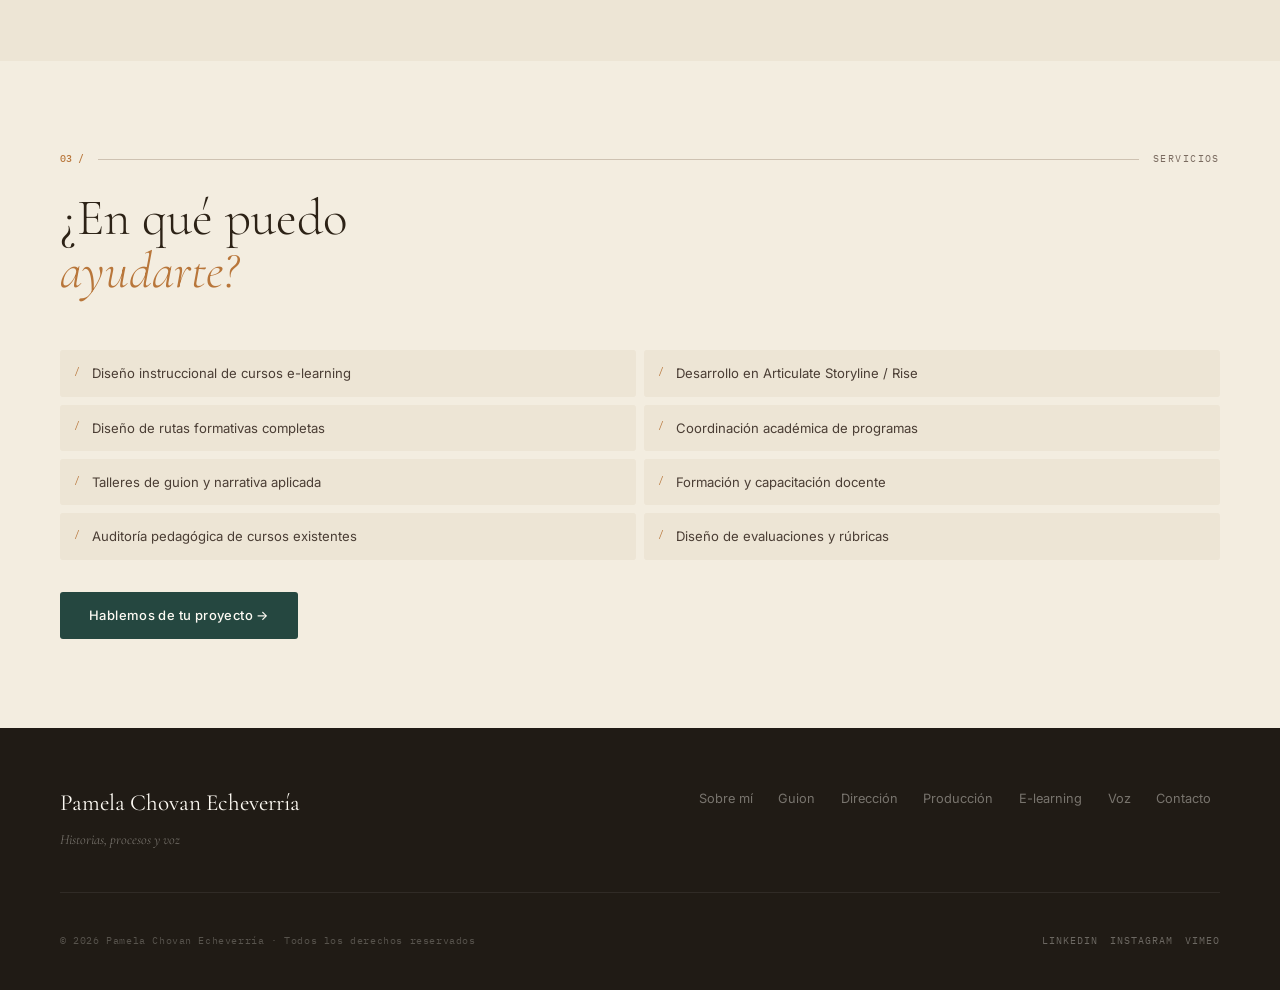
<file: elearning.html>
<!DOCTYPE html>
<html lang="es">
<head>
  <meta charset="UTF-8">
  <meta name="viewport" content="width=device-width, initial-scale=1.0">
  <title>Gestión educativa, E-learning y diseño instruccional — Pamela Chovan Echeverría</title>
  <meta name="description" content="Diseño instruccional, cursos e-learning y coordinación académica. Experiencias de aprendizaje digital que transforman.">
  <link rel="stylesheet" href="css/style.css">
</head>
<body>

<nav class="site-nav nav-scrolled" id="site-nav">
  <div class="nav-inner">
    <a href="index.html" class="nav-logo nav-logo--dark">Pamela Chovan</a>
    <button class="nav-toggle nav-toggle--dark" id="nav-toggle" aria-label="Abrir menú" aria-expanded="false">
      <span></span><span></span><span></span>
    </button>
    <ul class="nav-links" id="nav-links">
      <li><a href="index.html" class="nav-lnk nav-lnk--dark">Inicio</a></li>
      <li><a href="sobre-mi.html" class="nav-lnk nav-lnk--dark">Sobre mí</a></li>
      <li class="nav-dropdown">
        <button class="nav-dropdown-trigger nav-dropdown-trigger--dark">Trabajo ▾</button>
        <ul class="nav-dropdown-menu">
          <li><a href="guion.html">Guion y asesoría</a></li>
          <li><a href="direccion.html">Dirección</a></li>
          <li><a href="produccion.html">Producción</a></li>
          <li><a href="elearning.html" style="color:var(--copper);">E-learning</a></li>
          <li><a href="voz.html">Locución</a></li>
        </ul>
      </li>
      <li><a href="contacto.html" class="nav-lnk nav-cta">Contacto</a></li>
    </ul>
  </div>
</nav>

<!-- HERO — variante teal -->
<section class="hero-page hero-page--teal page-padded">
  <div class="hero-page__ov"></div>
  <div class="container">
    <div class="hero-page__cnt">
      <p class="hero-page__n">04 / Trabajo</p>
      <p class="hero-page__area">Gestión educativa · E-learning · diseño instruccional</p>
      <h1 class="hero-page__title">Aprendizaje<br><em>que transforma</em></h1>
      <p class="hero-page__intro">
        Diseño experiencias de aprendizaje digital centradas en el estudiante. Combino mi formación narrativa con metodologías instruccionales para crear cursos que funcionan de verdad.
      </p>
    </div>
  </div>
</section>

<!-- ENFOQUE -->
<section class="section">
  <div class="container--sm">
    <div class="reveal">
      <div class="sm">
        <span class="sm__n">01 /</span>
        <span class="sm__l"></span>
        <span class="sm__t">Enfoque</span>
      </div>
      <p style="font-family:var(--f-d); font-style:italic; font-size:clamp(1.1rem,2vw,1.4rem); color:var(--text); line-height:1.55; max-width:64ch;">
        Un buen curso e-learning tiene estructura dramática: un problema que resolver, una tensión que sostiene la atención y un desenlace que cambia al estudiante. El diseño instruccional es, también, escritura.
      </p>
    </div>
  </div>
</section>

<!-- PROYECTOS — Case Study Format -->
<section class="section section--alt">
  <div class="container">
    <div class="section-hd reveal">
      <div class="sm">
        <span class="sm__n">02 /</span>
        <span class="sm__l"></span>
        <span class="sm__t">Proyectos</span>
      </div>
      <h2 class="section-title">Cursos y<br><em>programas</em></h2>
    </div>
    <div class="el-grid reveal reveal-delay-1">

      <!-- PROYECTO 1: Ruta formativa tecnocreativa — Onlab -->
      <!-- EDITAR: Reemplaza con tu proyecto real -->
      <div class="el-card">
        <div class="el-vis">
          <span class="el-badge">E-learning · 2023 · Onlab</span>
          <h3 class="el-ttl">Ruta formativa tecnocreativa</h3>
          <div class="el-stats">
            <div class="el-stat">
              <div class="el-stat__ic">⏱</div>
              <span class="el-stat__t">40 horas de formación</span>
            </div>
            <div class="el-stat">
              <div class="el-stat__ic">👥</div>
              <span class="el-stat__t">+320 docentes formados</span>
            </div>
            <div class="el-stat">
              <div class="el-stat__ic">📋</div>
              <span class="el-stat__t">8 módulos autoinstructivos</span>
            </div>
          </div>
        </div>
        <div class="el-body">
          <div class="el-case">
            <div class="el-row">
              <span class="el-lbl">Desafío</span>
              <span class="el-val">Formar docentes de educación básica en herramientas digitales creativas sin experiencia previa en tecnología educativa.</span>
            </div>
            <div class="el-row">
              <span class="el-lbl">Solución</span>
              <span class="el-val">Ruta formativa secuenciada con enfoque narrativo: cada módulo parte de un problema real del aula y propone herramientas concretas.</span>
            </div>
            <div class="el-row">
              <span class="el-lbl">Resultado</span>
              <span class="el-val">96% de completación. Los docentes implementaron al menos una herramienta nueva en su práctica al finalizar el programa.</span>
            </div>
          </div>
          <div style="margin-bottom:.75rem;"><span class="el-lbl">Herramientas</span></div>
          <div class="el-tools">
            <span class="tag tag-t">Articulate Storyline</span>
            <span class="tag tag-t">Canvas LMS</span>
            <span class="tag tag-g">Canva</span>
            <span class="tag tag-g">Mentimeter</span>
            <span class="tag tag-g">Padlet</span>
          </div>
          <div style="margin-top:1.5rem;">
            <a href="contacto.html" class="btn btn-teal btn-sm">Consultar →</a>
          </div>
        </div>
      </div>

      <!-- PROYECTO 2: El Despertar de Camila -->
      <div class="el-card">
        <div class="el-vis">
          <span class="el-badge">E-learning · [REEMPLAZAR: año] · [REEMPLAZAR: cliente]</span>
          <h3 class="el-ttl">El Despertar de Camila</h3>
          <div class="el-stats">
            <div class="el-stat">
              <div class="el-stat__ic">⏱</div>
              <span class="el-stat__t">[REEMPLAZAR: duración total]</span>
            </div>
            <div class="el-stat">
              <div class="el-stat__ic">👥</div>
              <span class="el-stat__t">[REEMPLAZAR: número de usuarios o audiencia]</span>
            </div>
            <div class="el-stat">
              <div class="el-stat__ic">📋</div>
              <span class="el-stat__t">[REEMPLAZAR: número de módulos y modalidad]</span>
            </div>
          </div>
        </div>
        <div class="el-body">
          <div class="el-case">
            <div class="el-row">
              <span class="el-lbl">Desafío</span>
              <span class="el-val">[REEMPLAZAR: descripción del problema de aprendizaje que motivó el proyecto]</span>
            </div>
            <div class="el-row">
              <span class="el-lbl">Solución</span>
              <span class="el-val">[REEMPLAZAR: descripción del enfoque instruccional — cómo se usó la narrativa de Camila como hilo conductor]</span>
            </div>
            <div class="el-row">
              <span class="el-lbl">Resultado</span>
              <span class="el-val">[REEMPLAZAR: métricas de impacto, tasa de completación, cambios observados]</span>
            </div>
          </div>
          <div style="margin-bottom:.75rem;"><span class="el-lbl">Herramientas</span></div>
          <div class="el-tools">
            <span class="tag tag-t">[REEMPLAZAR: plataforma]</span>
            <span class="tag tag-t">[REEMPLAZAR: herramienta de autoría]</span>
            <span class="tag tag-g">[REEMPLAZAR: LMS]</span>
          </div>
          <div style="margin-top:1.5rem;">
            <a href="contacto.html" class="btn btn-teal btn-sm">Consultar →</a>
          </div>
        </div>
      </div>

      <!-- PROYECTO 3: TECNOMITOS -->
      <div class="el-card">
        <div class="el-vis">
          <span class="el-badge">E-learning · [REEMPLAZAR: año] · [REEMPLAZAR: cliente/institución]</span>
          <h3 class="el-ttl">TECNOMITOS</h3>
          <div class="el-stats">
            <div class="el-stat">
              <div class="el-stat__ic">⏱</div>
              <span class="el-stat__t">[REEMPLAZAR: duración total]</span>
            </div>
            <div class="el-stat">
              <div class="el-stat__ic">👥</div>
              <span class="el-stat__t">[REEMPLAZAR: audiencia]</span>
            </div>
            <div class="el-stat">
              <div class="el-stat__ic">📋</div>
              <span class="el-stat__t">[REEMPLAZAR: número de módulos y modalidad]</span>
            </div>
          </div>
        </div>
        <div class="el-body">
          <div class="el-case">
            <div class="el-row">
              <span class="el-lbl">Desafío</span>
              <span class="el-val">[REEMPLAZAR: descripción del problema de aprendizaje]</span>
            </div>
            <div class="el-row">
              <span class="el-lbl">Solución</span>
              <span class="el-val">[REEMPLAZAR: enfoque instruccional y estructura del curso]</span>
            </div>
            <div class="el-row">
              <span class="el-lbl">Resultado</span>
              <span class="el-val">[REEMPLAZAR: métricas de impacto]</span>
            </div>
          </div>
          <div style="margin-bottom:.75rem;"><span class="el-lbl">Herramientas</span></div>
          <div class="el-tools">
            <span class="tag tag-t">[REEMPLAZAR: plataforma]</span>
            <span class="tag tag-t">[REEMPLAZAR: herramienta de autoría]</span>
            <span class="tag tag-g">[REEMPLAZAR: LMS]</span>
          </div>
          <div style="margin-top:1.5rem;">
            <a href="contacto.html" class="btn btn-teal btn-sm">Consultar →</a>
          </div>
        </div>
      </div>

      <!-- PROYECTO 4: Onboarding NCE Nestlé -->
      <div class="el-card">
        <div class="el-vis">
          <span class="el-badge">E-learning corporativo · [REEMPLAZAR: año] · Nestlé</span>
          <h3 class="el-ttl">Onboarding NCE Nestlé</h3>
          <div class="el-stats">
            <div class="el-stat">
              <div class="el-stat__ic">⏱</div>
              <span class="el-stat__t">[REEMPLAZAR: duración total]</span>
            </div>
            <div class="el-stat">
              <div class="el-stat__ic">👥</div>
              <span class="el-stat__t">[REEMPLAZAR: número de colaboradores]</span>
            </div>
            <div class="el-stat">
              <div class="el-stat__ic">📋</div>
              <span class="el-stat__t">[REEMPLAZAR: número de módulos]</span>
            </div>
          </div>
        </div>
        <div class="el-body">
          <div class="el-case">
            <div class="el-row">
              <span class="el-lbl">Desafío</span>
              <span class="el-val">[REEMPLAZAR: descripción del desafío de incorporación/inducción]</span>
            </div>
            <div class="el-row">
              <span class="el-lbl">Solución</span>
              <span class="el-val">[REEMPLAZAR: descripción de la solución instruccional diseñada]</span>
            </div>
            <div class="el-row">
              <span class="el-lbl">Resultado</span>
              <span class="el-val">[REEMPLAZAR: métricas de impacto, tasa de completación]</span>
            </div>
          </div>
          <div style="margin-bottom:.75rem;"><span class="el-lbl">Herramientas</span></div>
          <div class="el-tools">
            <span class="tag tag-t">[REEMPLAZAR: plataforma]</span>
            <span class="tag tag-t">[REEMPLAZAR: herramienta de autoría]</span>
            <span class="tag tag-g">[REEMPLAZAR: LMS corporativo]</span>
          </div>
          <div style="margin-top:1.5rem;">
            <a href="contacto.html" class="btn btn-teal btn-sm">Consultar →</a>
          </div>
        </div>
      </div>

      <!-- PROYECTO 5: Deloitte -->
      <div class="el-card">
        <div class="el-vis">
          <span class="el-badge">E-learning corporativo · [REEMPLAZAR: año] · Deloitte</span>
          <h3 class="el-ttl">Formación Deloitte</h3>
          <div class="el-stats">
            <div class="el-stat">
              <div class="el-stat__ic">⏱</div>
              <span class="el-stat__t">[REEMPLAZAR: duración total]</span>
            </div>
            <div class="el-stat">
              <div class="el-stat__ic">👥</div>
              <span class="el-stat__t">[REEMPLAZAR: audiencia]</span>
            </div>
            <div class="el-stat">
              <div class="el-stat__ic">📋</div>
              <span class="el-stat__t">[REEMPLAZAR: número de módulos]</span>
            </div>
          </div>
        </div>
        <div class="el-body">
          <div class="el-case">
            <div class="el-row">
              <span class="el-lbl">Desafío</span>
              <span class="el-val">[REEMPLAZAR: descripción del desafío de aprendizaje]</span>
            </div>
            <div class="el-row">
              <span class="el-lbl">Solución</span>
              <span class="el-val">[REEMPLAZAR: enfoque instruccional y estructura]</span>
            </div>
            <div class="el-row">
              <span class="el-lbl">Resultado</span>
              <span class="el-val">[REEMPLAZAR: métricas de impacto]</span>
            </div>
          </div>
          <div style="margin-bottom:.75rem;"><span class="el-lbl">Herramientas</span></div>
          <div class="el-tools">
            <span class="tag tag-t">[REEMPLAZAR: plataforma]</span>
            <span class="tag tag-g">[REEMPLAZAR: herramienta de autoría]</span>
          </div>
          <div style="margin-top:1.5rem;">
            <a href="contacto.html" class="btn btn-teal btn-sm">Consultar →</a>
          </div>
        </div>
      </div>

      <!-- PROYECTO 6: CRTIC -->
      <div class="el-card">
        <div class="el-vis">
          <span class="el-badge">E-learning educativo · [REEMPLAZAR: año] · CRTIC</span>
          <h3 class="el-ttl">Formación CRTIC</h3>
          <div class="el-stats">
            <div class="el-stat">
              <div class="el-stat__ic">⏱</div>
              <span class="el-stat__t">[REEMPLAZAR: duración total]</span>
            </div>
            <div class="el-stat">
              <div class="el-stat__ic">👥</div>
              <span class="el-stat__t">[REEMPLAZAR: audiencia — docentes, directivos]</span>
            </div>
            <div class="el-stat">
              <div class="el-stat__ic">📋</div>
              <span class="el-stat__t">[REEMPLAZAR: número de módulos]</span>
            </div>
          </div>
        </div>
        <div class="el-body">
          <div class="el-case">
            <div class="el-row">
              <span class="el-lbl">Desafío</span>
              <span class="el-val">[REEMPLAZAR: descripción del desafío de aprendizaje en contexto educativo]</span>
            </div>
            <div class="el-row">
              <span class="el-lbl">Solución</span>
              <span class="el-val">[REEMPLAZAR: descripción del diseño instruccional y enfoque adoptado]</span>
            </div>
            <div class="el-row">
              <span class="el-lbl">Resultado</span>
              <span class="el-val">[REEMPLAZAR: métricas de impacto y alcance]</span>
            </div>
          </div>
          <div style="margin-bottom:.75rem;"><span class="el-lbl">Herramientas</span></div>
          <div class="el-tools">
            <span class="tag tag-t">[REEMPLAZAR: plataforma]</span>
            <span class="tag tag-g">[REEMPLAZAR: herramienta de autoría]</span>
          </div>
          <div style="margin-top:1.5rem;">
            <a href="contacto.html" class="btn btn-teal btn-sm">Consultar →</a>
          </div>
        </div>
      </div>

    </div>
  </div>
</section>

<!-- SERVICIOS -->
<section class="section">
  <div class="container">
    <div class="section-hd reveal">
      <div class="sm">
        <span class="sm__n">03 /</span>
        <span class="sm__l"></span>
        <span class="sm__t">Servicios</span>
      </div>
      <h2 class="section-title">¿En qué puedo<br><em>ayudarte?</em></h2>
    </div>
    <div class="svc-grid reveal reveal-delay-1">
      <div class="svc">Diseño instruccional de cursos e-learning</div>
      <div class="svc">Desarrollo en Articulate Storyline / Rise</div>
      <div class="svc">Diseño de rutas formativas completas</div>
      <div class="svc">Coordinación académica de programas</div>
      <div class="svc">Talleres de guion y narrativa aplicada</div>
      <div class="svc">Formación y capacitación docente</div>
      <div class="svc">Auditoría pedagógica de cursos existentes</div>
      <div class="svc">Diseño de evaluaciones y rúbricas</div>
    </div>
    <div class="mt-4 reveal reveal-delay-2">
      <a href="contacto.html" class="btn btn-teal">Hablemos de tu proyecto →</a>
    </div>
  </div>
</section>

<footer class="site-footer">
  <div class="footer-inner">
    <div class="footer-top">
      <div>
        <p class="footer-logo">Pamela Chovan Echeverría</p>
        <p class="footer-tagline">Historias, procesos y voz</p>
      </div>
      <nav class="footer-nav">
        <a href="sobre-mi.html">Sobre mí</a>
        <a href="guion.html">Guion</a>
        <a href="direccion.html">Dirección</a>
        <a href="produccion.html">Producción</a>
        <a href="elearning.html">E-learning</a>
        <a href="voz.html">Voz</a>
        <a href="contacto.html">Contacto</a>
      </nav>
    </div>
    <div class="footer-bot">
      <p class="footer-copy">© 2026 Pamela Chovan Echeverría · Todos los derechos reservados</p>
      <div class="footer-social">
        <a href="#" target="_blank" rel="noopener">LinkedIn</a>
        <a href="#" target="_blank" rel="noopener">Instagram</a>
        <a href="#" target="_blank" rel="noopener">Vimeo</a>
      </div>
    </div>
  </div>
</footer>
<script src="js/main.js"></script>
</body>
</html>
</file>
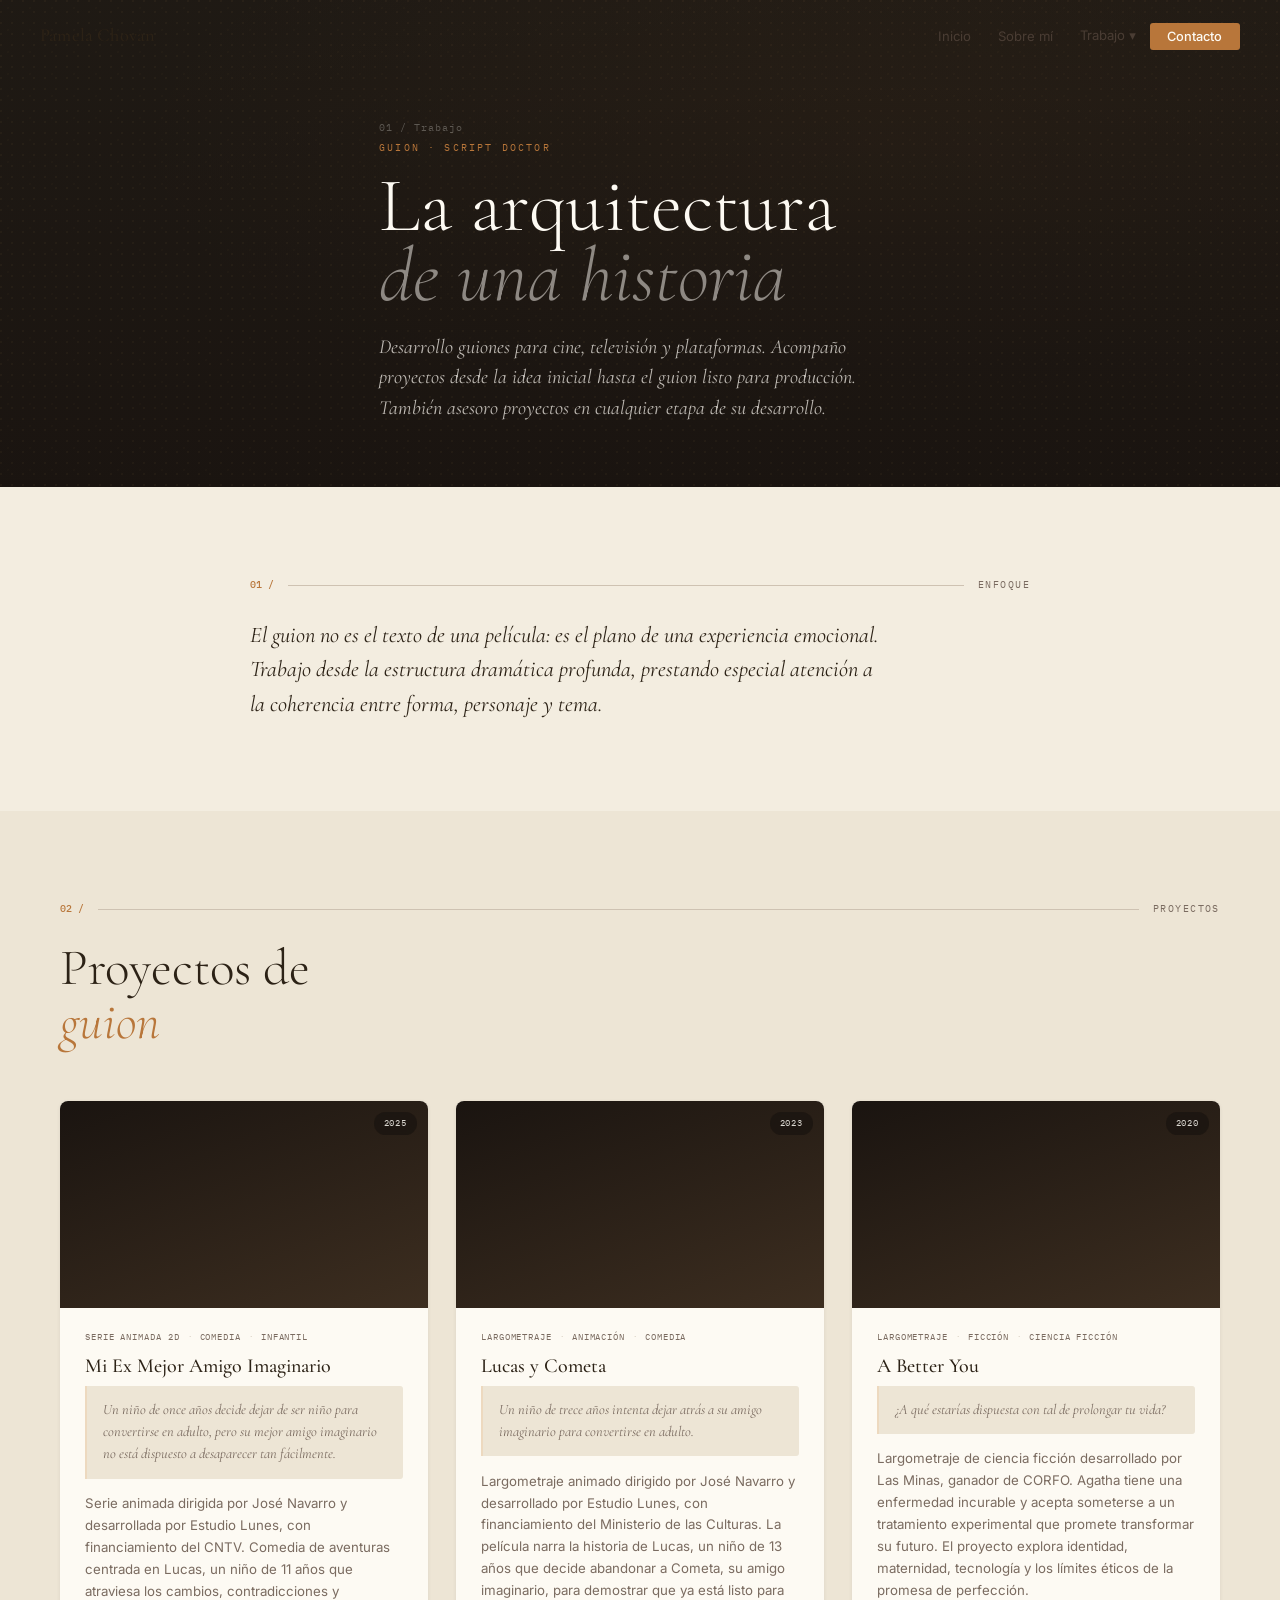
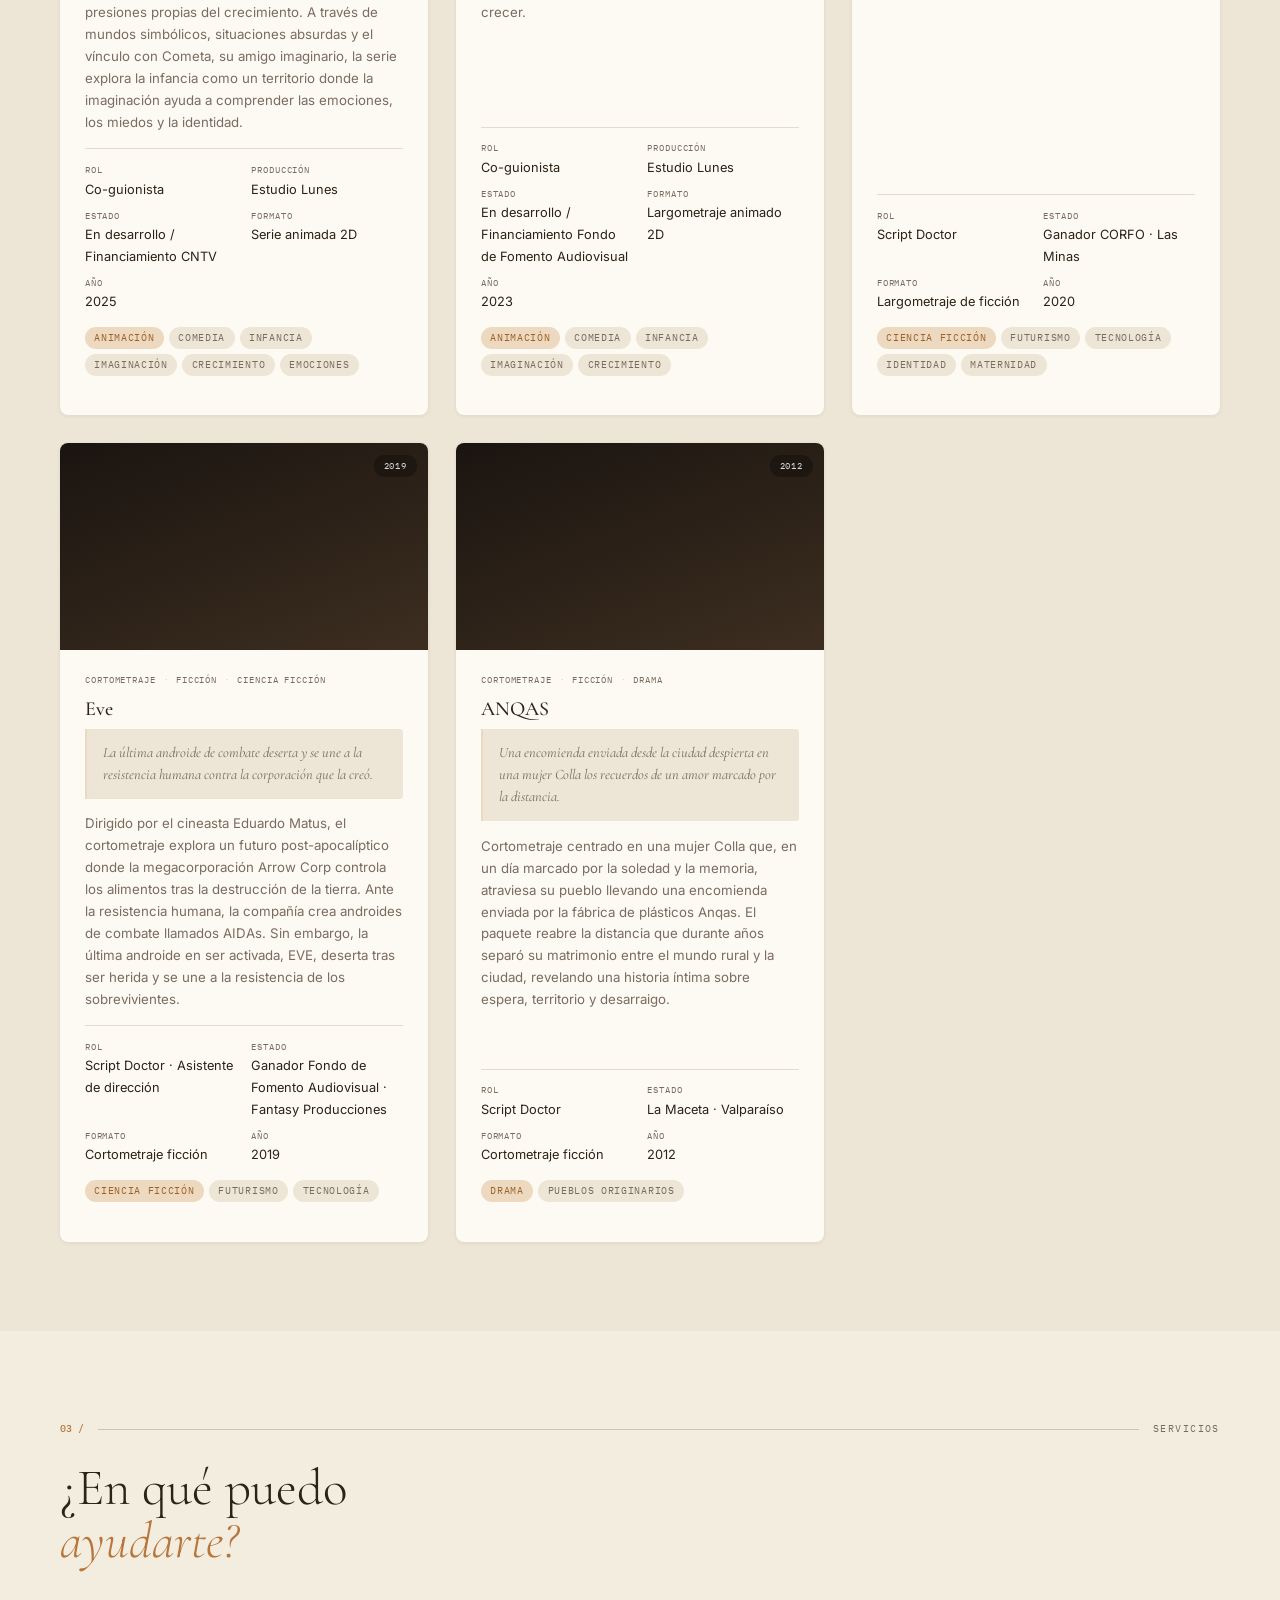
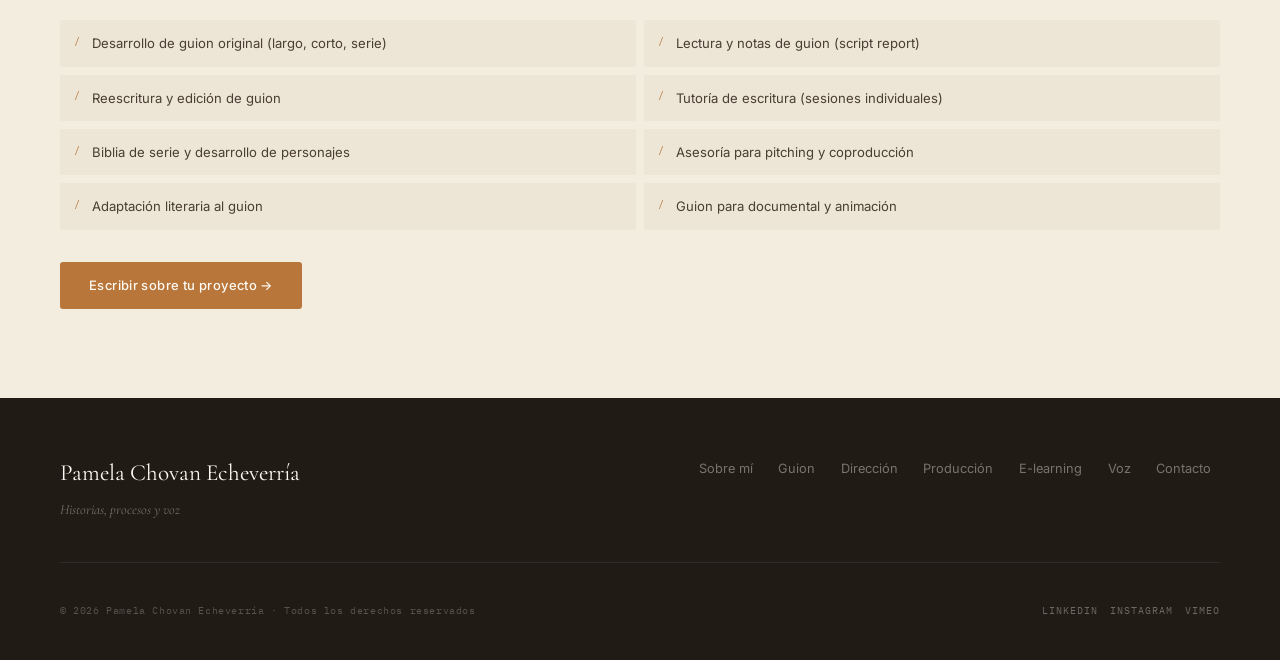
<file: guion.html>
<!DOCTYPE html>
<html lang="es">
<head>
  <meta charset="UTF-8">
  <meta name="viewport" content="width=device-width, initial-scale=1.0">
  <title>Guion y asesoría narrativa — Pamela Chovan Echeverría</title>
  <meta name="description" content="Guionista y script doctor. Desarrollo de guiones para cine, televisión y plataformas. Acompaño proyectos en cualquier etapa.">
  <link rel="stylesheet" href="css/style.css">
</head>
<body>

<nav class="site-nav nav-scrolled" id="site-nav">
  <div class="nav-inner">
    <a href="index.html" class="nav-logo nav-logo--dark">Pamela Chovan</a>
    <button class="nav-toggle nav-toggle--dark" id="nav-toggle" aria-label="Abrir menú" aria-expanded="false">
      <span></span><span></span><span></span>
    </button>
    <ul class="nav-links" id="nav-links">
      <li><a href="index.html" class="nav-lnk nav-lnk--dark">Inicio</a></li>
      <li><a href="sobre-mi.html" class="nav-lnk nav-lnk--dark">Sobre mí</a></li>
      <li class="nav-dropdown">
        <button class="nav-dropdown-trigger nav-dropdown-trigger--dark">Trabajo ▾</button>
        <ul class="nav-dropdown-menu">
          <li><a href="guion.html" style="color:var(--copper);">Guion y asesoría</a></li>
          <li><a href="direccion.html">Dirección</a></li>
          <li><a href="produccion.html">Producción</a></li>
          <li><a href="elearning.html">E-learning</a></li>
          <li><a href="voz.html">Locución</a></li>
        </ul>
      </li>
      <li><a href="contacto.html" class="nav-lnk nav-cta">Contacto</a></li>
    </ul>
  </div>
</nav>

<!-- HERO -->
<section class="hero-page page-padded">
  <div class="hero-page__ov"></div>
  <div class="container">
    <div class="hero-page__cnt">
      <p class="hero-page__n">01 / Trabajo</p>
      <p class="hero-page__area">Guion · script doctor</p>
      <h1 class="hero-page__title">La arquitectura<br><em>de una historia</em></h1>
      <p class="hero-page__intro">
        Desarrollo guiones para cine, televisión y plataformas. Acompaño proyectos desde la idea inicial hasta el guion listo para producción. También asesoro proyectos en cualquier etapa de su desarrollo.
      </p>
    </div>
  </div>
</section>

<!-- ENFOQUE -->
<section class="section section--ivory">
  <div class="container--sm">
    <div class="reveal">
      <div class="sm">
        <span class="sm__n">01 /</span>
        <span class="sm__l"></span>
        <span class="sm__t">Enfoque</span>
      </div>
      <p style="font-family:var(--f-d); font-style:italic; font-size:clamp(1.1rem,2vw,1.4rem); color:var(--text); line-height:1.55; max-width:64ch;">
        El guion no es el texto de una película: es el plano de una experiencia emocional. Trabajo desde la estructura dramática profunda, prestando especial atención a la coherencia entre forma, personaje y tema.
      </p>
    </div>
  </div>
</section>

<!-- PROYECTOS -->
<section class="section section--alt">
  <div class="container">
    <div class="section-hd reveal">
      <div class="sm">
        <span class="sm__n">02 /</span>
        <span class="sm__l"></span>
        <span class="sm__t">Proyectos</span>
      </div>
      <h2 class="section-title">Proyectos de<br><em>guion</em></h2>
    </div>
    <div class="project-grid reveal reveal-delay-1">

      <!-- PROYECTO 0: Mi Ex Mejor Amigo Imaginario -->
      <article class="pcard">
        <div class="pcard-med pcard-med--guion">
          <div class="pcard-med__ph">
            <span>Mi Ex Mejor Amigo Imaginario</span>
            <span style="opacity:.5">Serie animación infantil</span>
          </div>
          <span class="pcard-med__badge">2025</span>
        </div>
        <div class="pcard-body">
          <div class="pcard-meta-row">
            <span class="pcard-meta">Serie animada 2D</span>
            <span class="pcard-sep">·</span>
            <span class="pcard-meta">Comedia</span>
            <span class="pcard-sep">·</span>
            <span class="pcard-meta">Infantil</span>
          </div>
          <h3 class="pcard-title">Mi Ex Mejor Amigo Imaginario</h3>
          <p class="pcard-logline">Un niño de once años decide dejar de ser niño para convertirse en adulto, pero su mejor amigo imaginario no está dispuesto a desaparecer tan fácilmente.</p>
          <p class="pcard-desc">Serie animada dirigida por José Navarro y desarrollada por Estudio Lunes, con financiamiento del CNTV. Comedia de aventuras centrada en Lucas, un niño de 11 años que atraviesa los cambios, contradicciones y presiones propias del crecimiento. A través de mundos simbólicos, situaciones absurdas y el vínculo con Cometa, su amigo imaginario, la serie explora la infancia como un territorio donde la imaginación ayuda a comprender las emociones, los miedos y la identidad.</p>
          <div class="pcard-dets">
            <div class="pcard-det"><span class="pcard-det__l">Rol</span><span class="pcard-det__v">Co-guionista</span></div>
            <div class="pcard-det"><span class="pcard-det__l">Producción</span><span class="pcard-det__v"><a href="https://www.estudiolunes.cl" target="_blank" rel="noopener">Estudio Lunes</a></span></div>
            <div class="pcard-det"><span class="pcard-det__l">Estado</span><span class="pcard-det__v">En desarrollo / Financiamiento CNTV</span></div>
            <div class="pcard-det"><span class="pcard-det__l">Formato</span><span class="pcard-det__v">Serie animada 2D</span></div>
            <div class="pcard-det"><span class="pcard-det__l">Año</span><span class="pcard-det__v">2025</span></div>
          </div>
          <div class="pcard-tags">
            <span class="tag tag-c">Animación</span>
            <span class="tag tag-g">Comedia</span>
            <span class="tag tag-g">Infancia</span>
            <span class="tag tag-g">Imaginación</span>
            <span class="tag tag-g">Crecimiento</span>
            <span class="tag tag-g">Emociones</span>
          </div>
          <div class="pcard-acts" style="display:none;"></div>
        </div>
      </article>

      <!-- PROYECTO 1: Lucas y Cometa -->
      <article class="pcard">
        <div class="pcard-med pcard-med--guion">
          <div class="pcard-med__ph">
            <span>Lucas y Cometa</span>
            <span style="opacity:.5">Largometraje · Animación</span>
          </div>
          <span class="pcard-med__badge">2023</span>
        </div>
        <div class="pcard-body">
          <div class="pcard-meta-row">
            <span class="pcard-meta">Largometraje</span>
            <span class="pcard-sep">·</span>
            <span class="pcard-meta">Animación</span>
            <span class="pcard-sep">·</span>
            <span class="pcard-meta">Comedia</span>
          </div>
          <h3 class="pcard-title">Lucas y Cometa</h3>
          <p class="pcard-logline">Un niño de trece años intenta dejar atrás a su amigo imaginario para convertirse en adulto.</p>
          <p class="pcard-desc">Largometraje animado dirigido por José Navarro y desarrollado por Estudio Lunes, con financiamiento del Ministerio de las Culturas. La película narra la historia de Lucas, un niño de 13 años que decide abandonar a Cometa, su amigo imaginario, para demostrar que ya está listo para crecer.</p>
          <div class="pcard-dets">
            <div class="pcard-det"><span class="pcard-det__l">Rol</span><span class="pcard-det__v">Co-guionista</span></div>
            <div class="pcard-det"><span class="pcard-det__l">Producción</span><span class="pcard-det__v">Estudio Lunes</span></div>
            <div class="pcard-det"><span class="pcard-det__l">Estado</span><span class="pcard-det__v">En desarrollo / Financiamiento Fondo de Fomento Audiovisual</span></div>
            <div class="pcard-det"><span class="pcard-det__l">Formato</span><span class="pcard-det__v">Largometraje animado 2D</span></div>
            <div class="pcard-det"><span class="pcard-det__l">Año</span><span class="pcard-det__v">2023</span></div>
          </div>
          <div class="pcard-tags">
            <span class="tag tag-c">Animación</span>
            <span class="tag tag-g">Comedia</span>
            <span class="tag tag-g">Infancia</span>
            <span class="tag tag-g">Imaginación</span>
            <span class="tag tag-g">Crecimiento</span>
          </div>
          <div class="pcard-acts" style="display:none;"></div>
        </div>
      </article>

      <!-- PROYECTO 2: A Better You -->
      <article class="pcard">
        <div class="pcard-med pcard-med--guion">
          <div class="pcard-med__ph">
            <span>A Better You</span>
            <span style="opacity:.5">Largometraje · Ciencia ficción</span>
          </div>
          <span class="pcard-med__badge">2020</span>
        </div>
        <div class="pcard-body">
          <div class="pcard-meta-row">
            <span class="pcard-meta">Largometraje</span>
            <span class="pcard-sep">·</span>
            <span class="pcard-meta">Ficción</span>
            <span class="pcard-sep">·</span>
            <span class="pcard-meta">Ciencia ficción</span>
          </div>
          <h3 class="pcard-title">A Better You</h3>
          <p class="pcard-logline">¿A qué estarías dispuesta con tal de prolongar tu vida?</p>
          <p class="pcard-desc">Largometraje de ciencia ficción desarrollado por Las Minas, ganador de CORFO. Agatha tiene una enfermedad incurable y acepta someterse a un tratamiento experimental que promete transformar su futuro. El proyecto explora identidad, maternidad, tecnología y los límites éticos de la promesa de perfección.</p>
          <div class="pcard-dets">
            <div class="pcard-det"><span class="pcard-det__l">Rol</span><span class="pcard-det__v">Script Doctor</span></div>
            <div class="pcard-det"><span class="pcard-det__l">Estado</span><span class="pcard-det__v">Ganador CORFO · Las Minas</span></div>
            <div class="pcard-det"><span class="pcard-det__l">Formato</span><span class="pcard-det__v">Largometraje de ficción</span></div>
            <div class="pcard-det"><span class="pcard-det__l">Año</span><span class="pcard-det__v">2020</span></div>
          </div>
          <div class="pcard-tags">
            <span class="tag tag-c">Ciencia ficción</span>
            <span class="tag tag-g">Futurismo</span>
            <span class="tag tag-g">Tecnología</span>
            <span class="tag tag-g">Identidad</span>
            <span class="tag tag-g">Maternidad</span>
          </div>
          <div class="pcard-acts" style="display:none;"></div>
        </div>
      </article>

      <!-- PROYECTO 3: Eve -->
      <article class="pcard">
        <div class="pcard-med pcard-med--guion">
          <div class="pcard-med__ph">
            <span>Eve</span>
            <span style="opacity:.5">Cortometraje · Ciencia ficción</span>
          </div>
          <span class="pcard-med__badge">2019</span>
        </div>
        <div class="pcard-body">
          <div class="pcard-meta-row">
            <span class="pcard-meta">Cortometraje</span>
            <span class="pcard-sep">·</span>
            <span class="pcard-meta">Ficción</span>
            <span class="pcard-sep">·</span>
            <span class="pcard-meta">Ciencia ficción</span>
          </div>
          <h3 class="pcard-title">Eve</h3>
          <p class="pcard-logline">La última androide de combate deserta y se une a la resistencia humana contra la corporación que la creó.</p>
          <p class="pcard-desc">Dirigido por el cineasta Eduardo Matus, el cortometraje explora un futuro post-apocalíptico donde la megacorporación Arrow Corp controla los alimentos tras la destrucción de la tierra. Ante la resistencia humana, la compañía crea androides de combate llamados AIDAs. Sin embargo, la última androide en ser activada, EVE, deserta tras ser herida y se une a la resistencia de los sobrevivientes.</p>
          <div class="pcard-dets">
            <div class="pcard-det"><span class="pcard-det__l">Rol</span><span class="pcard-det__v">Script Doctor · Asistente de dirección</span></div>
            <div class="pcard-det"><span class="pcard-det__l">Estado</span><span class="pcard-det__v">Ganador Fondo de Fomento Audiovisual · Fantasy Producciones</span></div>
            <div class="pcard-det"><span class="pcard-det__l">Formato</span><span class="pcard-det__v">Cortometraje ficción</span></div>
            <div class="pcard-det"><span class="pcard-det__l">Año</span><span class="pcard-det__v">2019</span></div>
          </div>
          <div class="pcard-tags">
            <span class="tag tag-c">Ciencia ficción</span>
            <span class="tag tag-g">Futurismo</span>
            <span class="tag tag-g">Tecnología</span>
          </div>
          <div class="pcard-acts" style="display:none;"></div>
        </div>
        <div style="display:none">
        </div>
      </article>

      <!-- PROYECTO 4: ANQAS -->
      <article class="pcard">
        <div class="pcard-med pcard-med--guion">
          <div class="pcard-med__ph">
            <span>ANQAS</span>
            <span style="opacity:.5">Cortometraje · Drama</span>
          </div>
          <span class="pcard-med__badge">2012</span>
        </div>
        <div class="pcard-body">
          <div class="pcard-meta-row">
            <span class="pcard-meta">Cortometraje</span>
            <span class="pcard-sep">·</span>
            <span class="pcard-meta">Ficción</span>
            <span class="pcard-sep">·</span>
            <span class="pcard-meta">Drama</span>
          </div>
          <h3 class="pcard-title">ANQAS</h3>
          <p class="pcard-logline">Una encomienda enviada desde la ciudad despierta en una mujer Colla los recuerdos de un amor marcado por la distancia.</p>
          <p class="pcard-desc">Cortometraje centrado en una mujer Colla que, en un día marcado por la soledad y la memoria, atraviesa su pueblo llevando una encomienda enviada por la fábrica de plásticos Anqas. El paquete reabre la distancia que durante años separó su matrimonio entre el mundo rural y la ciudad, revelando una historia íntima sobre espera, territorio y desarraigo.</p>
          <div class="pcard-dets">
            <div class="pcard-det"><span class="pcard-det__l">Rol</span><span class="pcard-det__v">Script Doctor</span></div>
            <div class="pcard-det"><span class="pcard-det__l">Estado</span><span class="pcard-det__v">La Maceta · Valparaíso</span></div>
            <div class="pcard-det"><span class="pcard-det__l">Formato</span><span class="pcard-det__v">Cortometraje ficción</span></div>
            <div class="pcard-det"><span class="pcard-det__l">Año</span><span class="pcard-det__v">2012</span></div>
          </div>
          <div class="pcard-tags">
            <span class="tag tag-c">Drama</span>
            <span class="tag tag-g">Pueblos originarios</span>
          </div>
          <div class="pcard-acts" style="display:none;"></div>
        </div>
      </article>



    </div>
  </div>
</section>

<!-- SERVICIOS DE GUION -->
<section class="section">
  <div class="container">
    <div class="section-hd reveal">
      <div class="sm">
        <span class="sm__n">03 /</span>
        <span class="sm__l"></span>
        <span class="sm__t">Servicios</span>
      </div>
      <h2 class="section-title">¿En qué puedo<br><em>ayudarte?</em></h2>
    </div>
    <div class="svc-grid reveal reveal-delay-1">
      <div class="svc">Desarrollo de guion original (largo, corto, serie)</div>
      <div class="svc">Lectura y notas de guion (script report)</div>
      <div class="svc">Reescritura y edición de guion</div>
      <div class="svc">Tutoría de escritura (sesiones individuales)</div>
      <div class="svc">Biblia de serie y desarrollo de personajes</div>
      <div class="svc">Asesoría para pitching y coproducción</div>
      <div class="svc">Adaptación literaria al guion</div>
      <div class="svc">Guion para documental y animación</div>
    </div>
    <div class="mt-4 reveal reveal-delay-2">
      <a href="contacto.html" class="btn btn-copper">Escribir sobre tu proyecto →</a>
    </div>
  </div>
</section>

<footer class="site-footer">
  <div class="footer-inner">
    <div class="footer-top">
      <div>
        <p class="footer-logo">Pamela Chovan Echeverría</p>
        <p class="footer-tagline">Historias, procesos y voz</p>
      </div>
      <nav class="footer-nav">
        <a href="sobre-mi.html">Sobre mí</a>
        <a href="guion.html">Guion</a>
        <a href="direccion.html">Dirección</a>
        <a href="produccion.html">Producción</a>
        <a href="elearning.html">E-learning</a>
        <a href="voz.html">Voz</a>
        <a href="contacto.html">Contacto</a>
      </nav>
    </div>
    <div class="footer-bot">
      <p class="footer-copy">© 2026 Pamela Chovan Echeverría · Todos los derechos reservados</p>
      <div class="footer-social">
        <a href="#" target="_blank" rel="noopener">LinkedIn</a>
        <a href="#" target="_blank" rel="noopener">Instagram</a>
        <a href="#" target="_blank" rel="noopener">Vimeo</a>
      </div>
    </div>
  </div>
</footer>
<script src="js/main.js"></script>
</body>
</html>
</file>
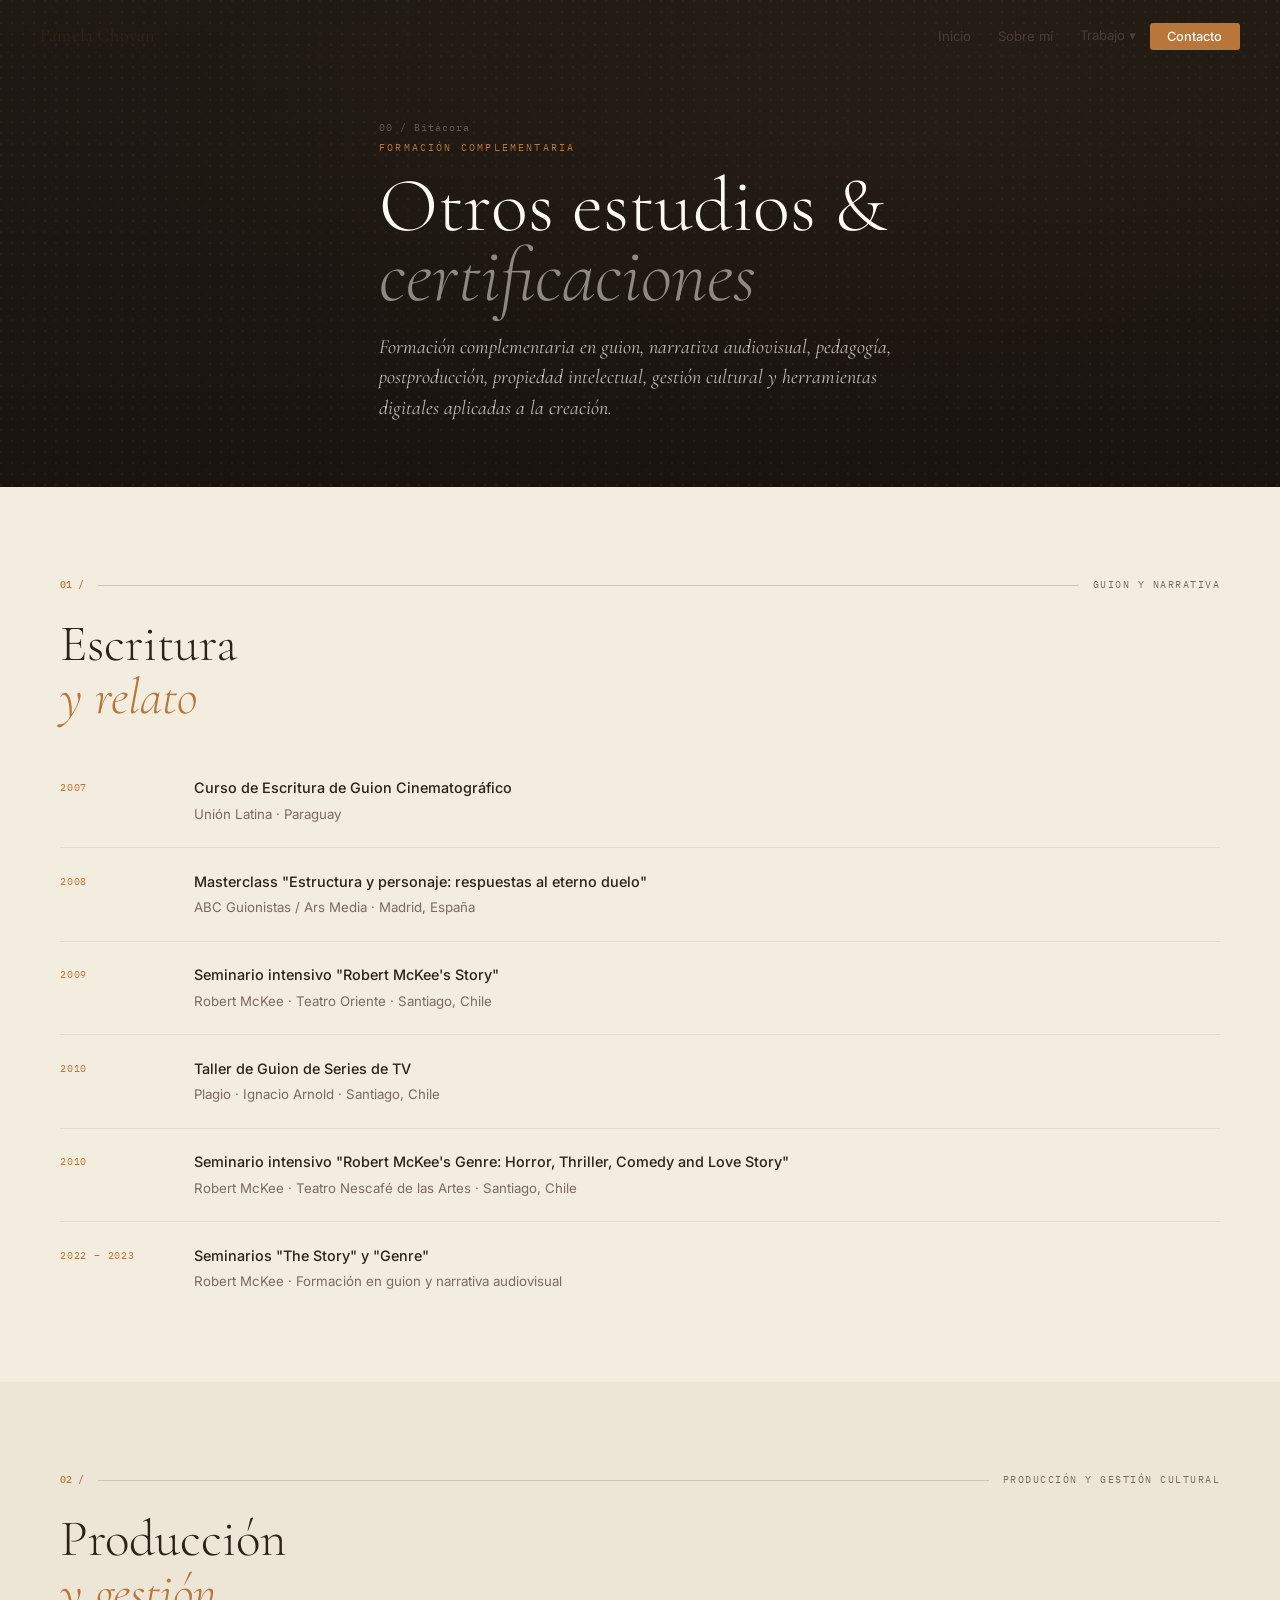
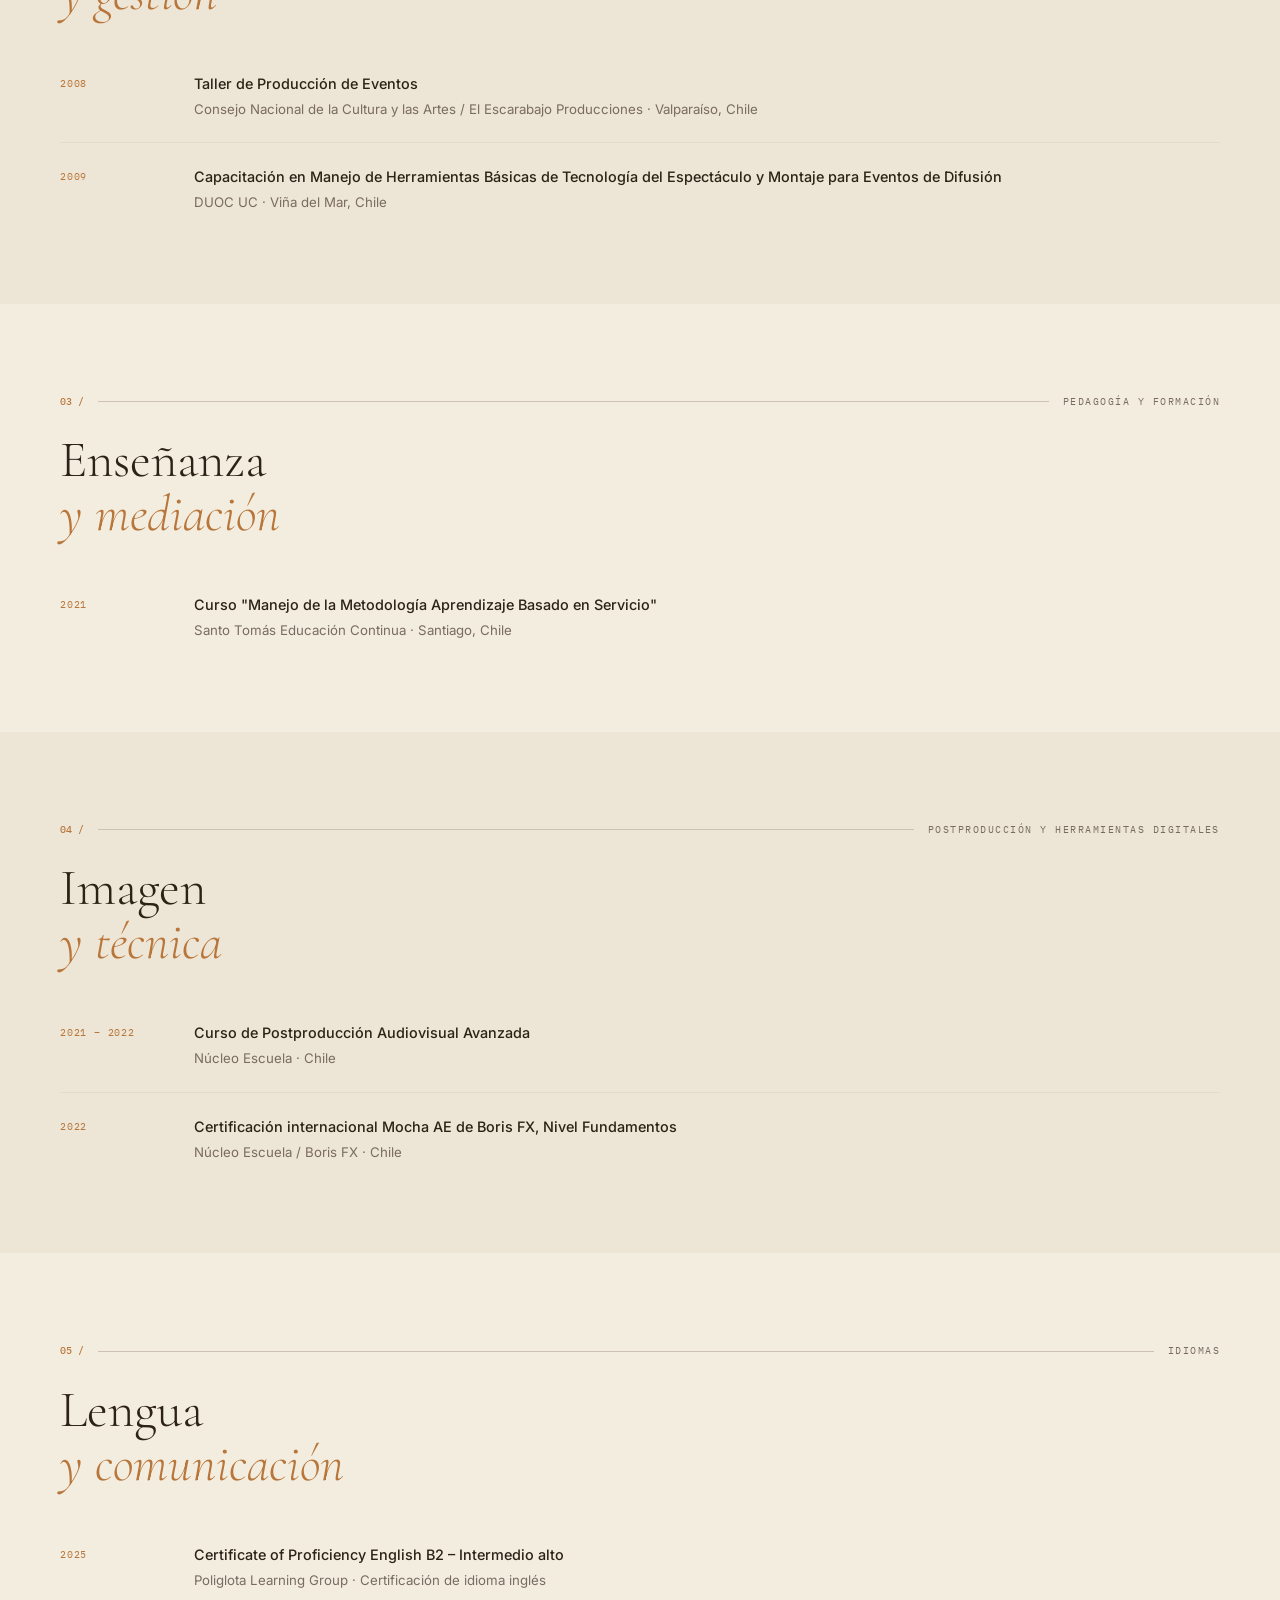
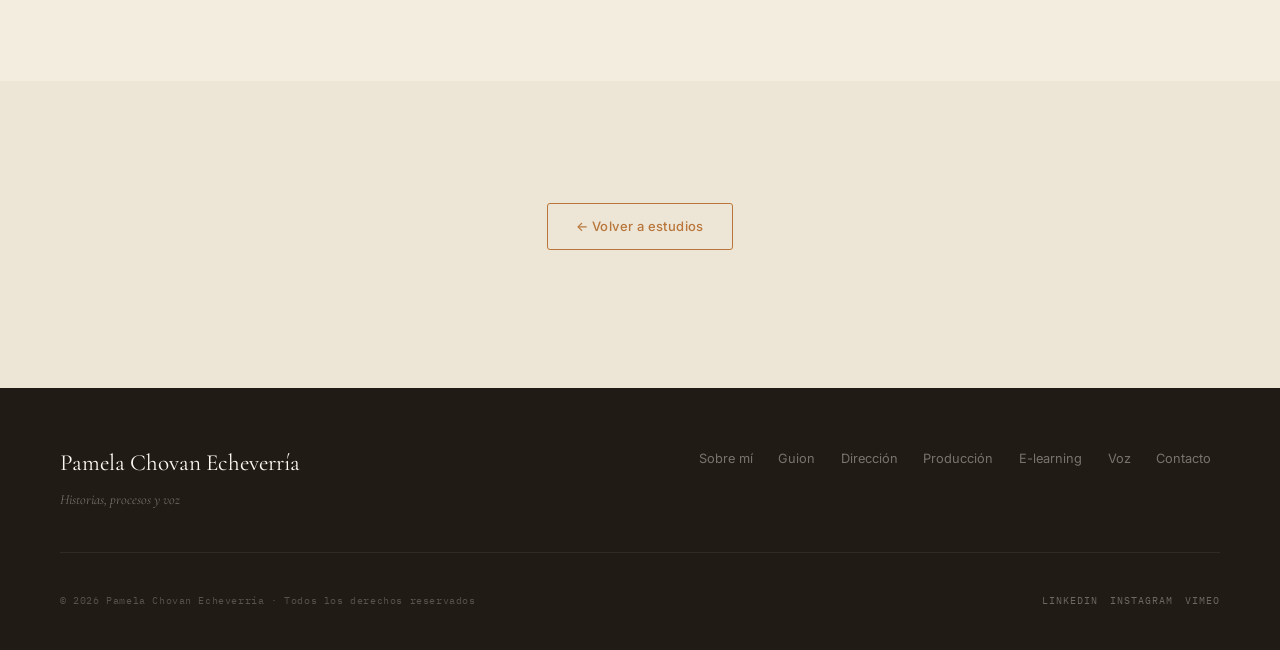
<file: otros-estudios.html>
<!DOCTYPE html>
<html lang="es">
<head>
  <meta charset="UTF-8">
  <meta name="viewport" content="width=device-width, initial-scale=1.0">
  <title>Otros estudios — Pamela Chovan Echeverría</title>
  <meta name="description" content="Formación complementaria en guion, narrativa audiovisual, pedagogía, postproducción, propiedad intelectual, gestión cultural y herramientas digitales aplicadas a la creación.">
  <link rel="stylesheet" href="css/style.css">
</head>
<body>

<nav class="site-nav nav-scrolled" id="site-nav">
  <div class="nav-inner">
    <a href="index.html" class="nav-logo nav-logo--dark">Pamela Chovan</a>
    <button class="nav-toggle nav-toggle--dark" id="nav-toggle" aria-label="Abrir menú" aria-expanded="false">
      <span></span><span></span><span></span>
    </button>
    <ul class="nav-links" id="nav-links">
      <li><a href="index.html" class="nav-lnk nav-lnk--dark">Inicio</a></li>
      <li><a href="sobre-mi.html" class="nav-lnk nav-lnk--dark">Sobre mí</a></li>
      <li class="nav-dropdown">
        <button class="nav-dropdown-trigger nav-dropdown-trigger--dark">Trabajo ▾</button>
        <ul class="nav-dropdown-menu">
          <li><a href="guion.html">Guion y asesoría</a></li>
          <li><a href="direccion.html">Dirección</a></li>
          <li><a href="produccion.html">Producción</a></li>
          <li><a href="elearning.html">E-learning</a></li>
          <li><a href="voz.html">Locución</a></li>
        </ul>
      </li>
      <li><a href="contacto.html" class="nav-lnk nav-cta">Contacto</a></li>
    </ul>
  </div>
</nav>

<!-- HERO -->
<section class="hero-page page-padded">
  <div class="hero-page__ov"></div>
  <div class="container">
    <div class="hero-page__cnt">
      <p class="hero-page__n">00 / Bitácora</p>
      <p class="hero-page__area">Formación complementaria</p>
      <h1 class="hero-page__title">Otros estudios &amp;<br><em>certificaciones</em></h1>
      <p class="hero-page__intro">
        Formación complementaria en guion, narrativa audiovisual, pedagogía, postproducción, propiedad intelectual, gestión cultural y herramientas digitales aplicadas a la creación.
      </p>
    </div>
  </div>
</section>

<!-- GUION Y NARRATIVA -->
<section class="section" id="guion-narrativa">
  <div class="container">
    <div class="section-hd reveal">
      <div class="sm">
        <span class="sm__n">01 /</span>
        <span class="sm__l"></span>
        <span class="sm__t">Guion y narrativa</span>
      </div>
      <h2 class="section-title">Escritura<br><em>y relato</em></h2>
    </div>
    <div class="timeline reveal reveal-delay-1">
      <div class="tl-item">
        <span class="tl-yr">2007</span>
        <div>
          <p class="tl-body__t">Curso de Escritura de Guion Cinematográfico</p>
          <p class="tl-body__d">Unión Latina · Paraguay</p>
        </div>
      </div>
      <div class="tl-item">
        <span class="tl-yr">2008</span>
        <div>
          <p class="tl-body__t">Masterclass "Estructura y personaje: respuestas al eterno duelo"</p>
          <p class="tl-body__d">ABC Guionistas / Ars Media · Madrid, España</p>
        </div>
      </div>
      <div class="tl-item">
        <span class="tl-yr">2009</span>
        <div>
          <p class="tl-body__t">Seminario intensivo "Robert McKee's Story"</p>
          <p class="tl-body__d">Robert McKee · Teatro Oriente · Santiago, Chile</p>
        </div>
      </div>
      <div class="tl-item">
        <span class="tl-yr">2010</span>
        <div>
          <p class="tl-body__t">Taller de Guion de Series de TV</p>
          <p class="tl-body__d">Plagio · Ignacio Arnold · Santiago, Chile</p>
        </div>
      </div>
      <div class="tl-item">
        <span class="tl-yr">2010</span>
        <div>
          <p class="tl-body__t">Seminario intensivo "Robert McKee's Genre: Horror, Thriller, Comedy and Love Story"</p>
          <p class="tl-body__d">Robert McKee · Teatro Nescafé de las Artes · Santiago, Chile</p>
        </div>
      </div>
      <div class="tl-item">
        <span class="tl-yr">2022 – 2023</span>
        <div>
          <p class="tl-body__t">Seminarios "The Story" y "Genre"</p>
          <p class="tl-body__d">Robert McKee · Formación en guion y narrativa audiovisual</p>
        </div>
      </div>
    </div>
  </div>
</section>

<!-- PRODUCCIÓN Y GESTIÓN CULTURAL -->
<section class="section section--alt" id="produccion-gestion">
  <div class="container">
    <div class="section-hd reveal">
      <div class="sm">
        <span class="sm__n">02 /</span>
        <span class="sm__l"></span>
        <span class="sm__t">Producción y gestión cultural</span>
      </div>
      <h2 class="section-title">Producción<br><em>y gestión</em></h2>
    </div>
    <div class="timeline reveal reveal-delay-1">
      <div class="tl-item">
        <span class="tl-yr">2008</span>
        <div>
          <p class="tl-body__t">Taller de Producción de Eventos</p>
          <p class="tl-body__d">Consejo Nacional de la Cultura y las Artes / El Escarabajo Producciones · Valparaíso, Chile</p>
        </div>
      </div>
      <div class="tl-item">
        <span class="tl-yr">2009</span>
        <div>
          <p class="tl-body__t">Capacitación en Manejo de Herramientas Básicas de Tecnología del Espectáculo y Montaje para Eventos de Difusión</p>
          <p class="tl-body__d">DUOC UC · Viña del Mar, Chile</p>
        </div>
      </div>
    </div>
  </div>
</section>

<!-- PEDAGOGÍA Y FORMACIÓN -->
<section class="section" id="pedagogia">
  <div class="container">
    <div class="section-hd reveal">
      <div class="sm">
        <span class="sm__n">03 /</span>
        <span class="sm__l"></span>
        <span class="sm__t">Pedagogía y formación</span>
      </div>
      <h2 class="section-title">Enseñanza<br><em>y mediación</em></h2>
    </div>
    <div class="timeline reveal reveal-delay-1">
      <div class="tl-item">
        <span class="tl-yr">2021</span>
        <div>
          <p class="tl-body__t">Curso "Manejo de la Metodología Aprendizaje Basado en Servicio"</p>
          <p class="tl-body__d">Santo Tomás Educación Continua · Santiago, Chile</p>
        </div>
      </div>
    </div>
  </div>
</section>

<!-- POSTPRODUCCIÓN Y HERRAMIENTAS DIGITALES -->
<section class="section section--alt" id="postproduccion">
  <div class="container">
    <div class="section-hd reveal">
      <div class="sm">
        <span class="sm__n">04 /</span>
        <span class="sm__l"></span>
        <span class="sm__t">Postproducción y herramientas digitales</span>
      </div>
      <h2 class="section-title">Imagen<br><em>y técnica</em></h2>
    </div>
    <div class="timeline reveal reveal-delay-1">
      <div class="tl-item">
        <span class="tl-yr">2021 – 2022</span>
        <div>
          <p class="tl-body__t">Curso de Postproducción Audiovisual Avanzada</p>
          <p class="tl-body__d">Núcleo Escuela · Chile</p>
        </div>
      </div>
      <div class="tl-item">
        <span class="tl-yr">2022</span>
        <div>
          <p class="tl-body__t">Certificación internacional Mocha AE de Boris FX, Nivel Fundamentos</p>
          <p class="tl-body__d">Núcleo Escuela / Boris FX · Chile</p>
        </div>
      </div>
    </div>
  </div>
</section>

<!-- IDIOMAS -->
<section class="section" id="idiomas">
  <div class="container">
    <div class="section-hd reveal">
      <div class="sm">
        <span class="sm__n">05 /</span>
        <span class="sm__l"></span>
        <span class="sm__t">Idiomas</span>
      </div>
      <h2 class="section-title">Lengua<br><em>y comunicación</em></h2>
    </div>
    <div class="timeline reveal reveal-delay-1">
      <div class="tl-item">
        <span class="tl-yr">2025</span>
        <div>
          <p class="tl-body__t">Certificate of Proficiency English B2 – Intermedio alto</p>
          <p class="tl-body__d">Poliglota Learning Group · Certificación de idioma inglés</p>
        </div>
      </div>
    </div>
  </div>
</section>

<!-- CTA VOLVER -->
<section class="section section--alt">
  <div class="container" style="text-align:center; padding-top:2rem; padding-bottom:3rem;">
    <a href="sobre-mi.html#formacion" class="btn btn-outline">← Volver a estudios</a>
  </div>
</section>

<footer class="site-footer">
  <div class="footer-inner">
    <div class="footer-top">
      <div>
        <p class="footer-logo">Pamela Chovan Echeverría</p>
        <p class="footer-tagline">Historias, procesos y voz</p>
      </div>
      <nav class="footer-nav">
        <a href="sobre-mi.html">Sobre mí</a>
        <a href="guion.html">Guion</a>
        <a href="direccion.html">Dirección</a>
        <a href="produccion.html">Producción</a>
        <a href="elearning.html">E-learning</a>
        <a href="voz.html">Voz</a>
        <a href="contacto.html">Contacto</a>
      </nav>
    </div>
    <div class="footer-bot">
      <p class="footer-copy">© 2026 Pamela Chovan Echeverría · Todos los derechos reservados</p>
      <div class="footer-social">
        <a href="#" target="_blank" rel="noopener">LinkedIn</a>
        <a href="#" target="_blank" rel="noopener">Instagram</a>
        <a href="#" target="_blank" rel="noopener">Vimeo</a>
      </div>
    </div>
  </div>
</footer>

<script src="js/main.js"></script>
</body>
</html>
</file>
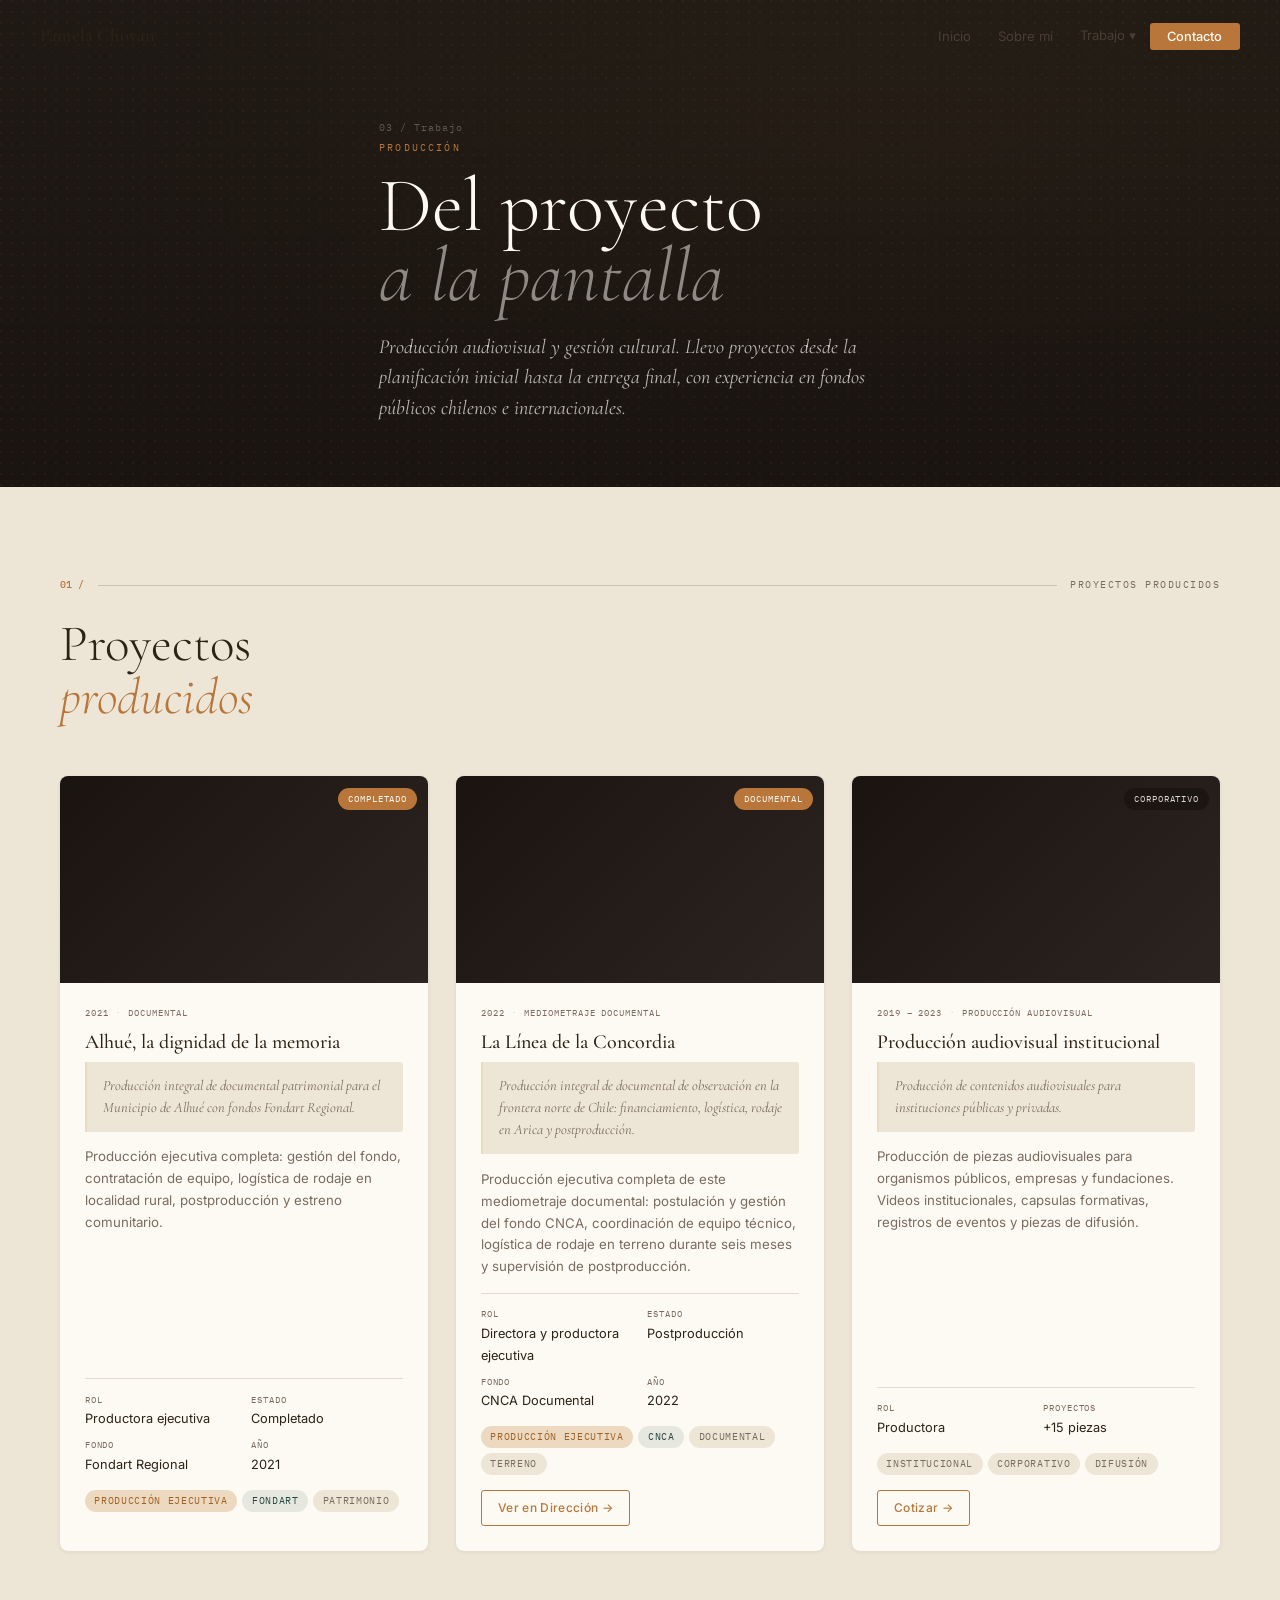
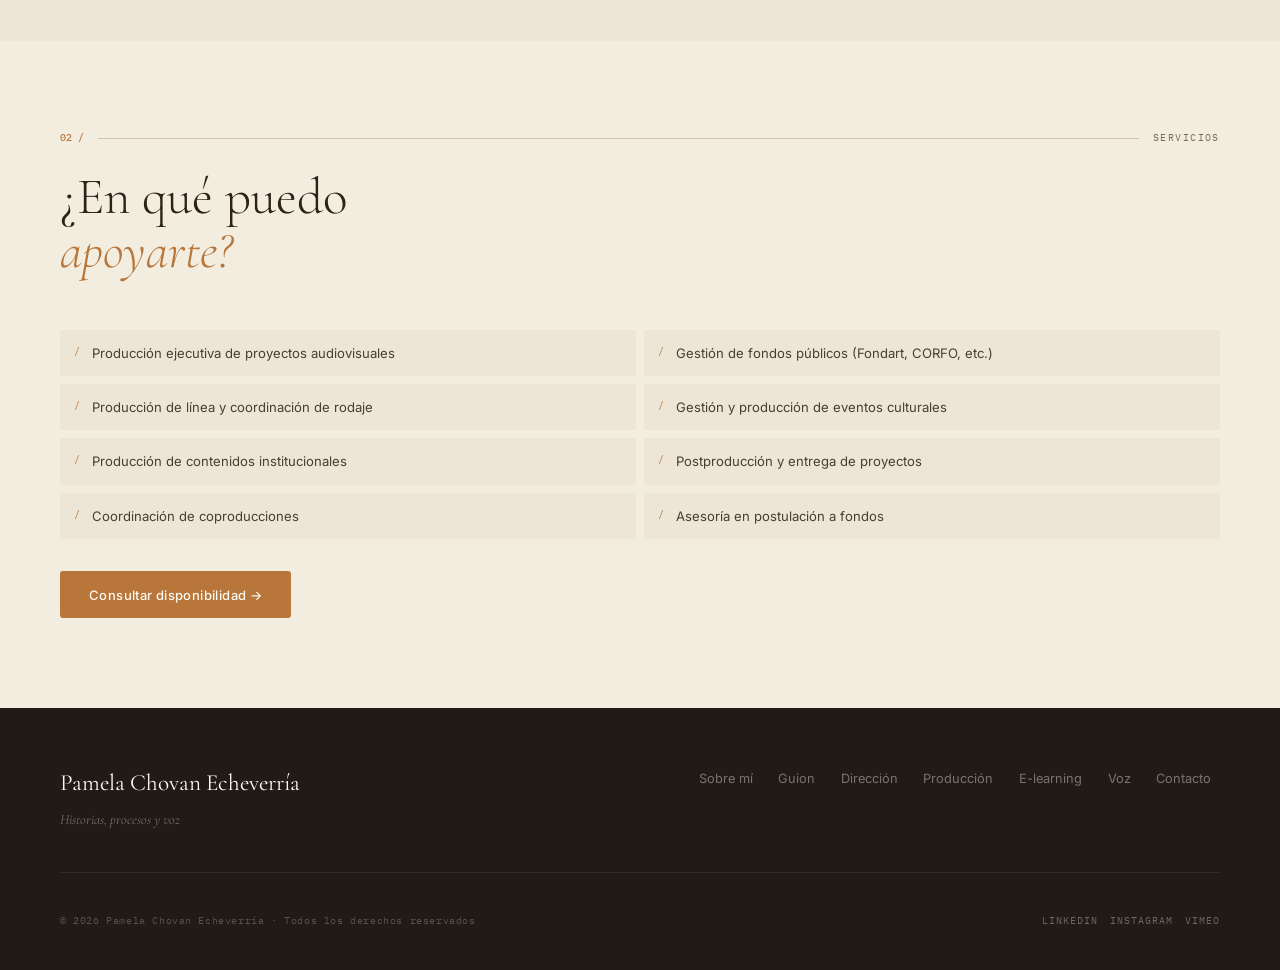
<file: produccion.html>
<!DOCTYPE html>
<html lang="es">
<head>
  <meta charset="UTF-8">
  <meta name="viewport" content="width=device-width, initial-scale=1.0">
  <title>Producción — Pamela Chovan Echeverría</title>
  <meta name="description" content="Producción audiovisual y gestión cultural. Producción ejecutiva, gestión de fondos y coordinación de proyectos creativos.">
  <link rel="stylesheet" href="css/style.css">
</head>
<body>

<nav class="site-nav nav-scrolled" id="site-nav">
  <div class="nav-inner">
    <a href="index.html" class="nav-logo nav-logo--dark">Pamela Chovan</a>
    <button class="nav-toggle nav-toggle--dark" id="nav-toggle" aria-label="Abrir menú" aria-expanded="false">
      <span></span><span></span><span></span>
    </button>
    <ul class="nav-links" id="nav-links">
      <li><a href="index.html" class="nav-lnk nav-lnk--dark">Inicio</a></li>
      <li><a href="sobre-mi.html" class="nav-lnk nav-lnk--dark">Sobre mí</a></li>
      <li class="nav-dropdown">
        <button class="nav-dropdown-trigger nav-dropdown-trigger--dark">Trabajo ▾</button>
        <ul class="nav-dropdown-menu">
          <li><a href="guion.html">Guion y asesoría</a></li>
          <li><a href="direccion.html">Dirección</a></li>
          <li><a href="produccion.html" style="color:var(--copper);">Producción</a></li>
          <li><a href="elearning.html">E-learning</a></li>
          <li><a href="voz.html">Locución</a></li>
        </ul>
      </li>
      <li><a href="contacto.html" class="nav-lnk nav-cta">Contacto</a></li>
    </ul>
  </div>
</nav>

<!-- HERO -->
<section class="hero-page page-padded">
  <div class="hero-page__ov"></div>
  <div class="container">
    <div class="hero-page__cnt">
      <p class="hero-page__n">03 / Trabajo</p>
      <p class="hero-page__area">Producción</p>
      <h1 class="hero-page__title">Del proyecto<br><em>a la pantalla</em></h1>
      <p class="hero-page__intro">
        Producción audiovisual y gestión cultural. Llevo proyectos desde la planificación inicial hasta la entrega final, con experiencia en fondos públicos chilenos e internacionales.
      </p>
    </div>
  </div>
</section>

<!-- PROYECTOS -->
<section class="section section--alt">
  <div class="container">
    <div class="section-hd reveal">
      <div class="sm">
        <span class="sm__n">01 /</span>
        <span class="sm__l"></span>
        <span class="sm__t">Proyectos producidos</span>
      </div>
      <h2 class="section-title">Proyectos<br><em>producidos</em></h2>
    </div>
    <div class="project-grid reveal reveal-delay-1">

      <!-- Alhué -->
      <article class="pcard">
        <div class="pcard-med pcard-med--cinema">
          <div class="pcard-med__ph"><span>Alhué · Producción</span></div>
          <span class="pcard-med__badge pcard-med__badge--c">Completado</span>
        </div>
        <div class="pcard-body">
          <div class="pcard-meta-row">
            <span class="pcard-meta">2021</span>
            <span class="pcard-sep">·</span>
            <span class="pcard-meta">Documental</span>
          </div>
          <h3 class="pcard-title">Alhué, la dignidad de la memoria</h3>
          <p class="pcard-logline">Producción integral de documental patrimonial para el Municipio de Alhué con fondos Fondart Regional.</p>
          <p class="pcard-desc">Producción ejecutiva completa: gestión del fondo, contratación de equipo, logística de rodaje en localidad rural, postproducción y estreno comunitario.</p>
          <div class="pcard-dets">
            <div class="pcard-det"><span class="pcard-det__l">Rol</span><span class="pcard-det__v">Productora ejecutiva</span></div>
            <div class="pcard-det"><span class="pcard-det__l">Estado</span><span class="pcard-det__v">Completado</span></div>
            <div class="pcard-det"><span class="pcard-det__l">Fondo</span><span class="pcard-det__v">Fondart Regional</span></div>
            <div class="pcard-det"><span class="pcard-det__l">Año</span><span class="pcard-det__v">2021</span></div>
          </div>
          <div class="pcard-tags">
            <span class="tag tag-c">Producción ejecutiva</span>
            <span class="tag tag-t">Fondart</span>
            <span class="tag tag-g">Patrimonio</span>
          </div>
        </div>
      </article>

      <!-- La Línea de la Concordia — producción -->
      <article class="pcard">
        <div class="pcard-med pcard-med--cinema">
          <div class="pcard-med__ph"><span>La Línea de la Concordia · Producción</span></div>
          <span class="pcard-med__badge pcard-med__badge--c">Documental</span>
        </div>
        <div class="pcard-body">
          <div class="pcard-meta-row">
            <span class="pcard-meta">2022</span>
            <span class="pcard-sep">·</span>
            <span class="pcard-meta">Mediometraje documental</span>
          </div>
          <h3 class="pcard-title">La Línea de la Concordia</h3>
          <p class="pcard-logline">Producción integral de documental de observación en la frontera norte de Chile: financiamiento, logística, rodaje en Arica y postproducción.</p>
          <p class="pcard-desc">Producción ejecutiva completa de este mediometraje documental: postulación y gestión del fondo CNCA, coordinación de equipo técnico, logística de rodaje en terreno durante seis meses y supervisión de postproducción.</p>
          <div class="pcard-dets">
            <div class="pcard-det"><span class="pcard-det__l">Rol</span><span class="pcard-det__v">Directora y productora ejecutiva</span></div>
            <div class="pcard-det"><span class="pcard-det__l">Estado</span><span class="pcard-det__v">Postproducción</span></div>
            <div class="pcard-det"><span class="pcard-det__l">Fondo</span><span class="pcard-det__v">CNCA Documental</span></div>
            <div class="pcard-det"><span class="pcard-det__l">Año</span><span class="pcard-det__v">2022</span></div>
          </div>
          <div class="pcard-tags">
            <span class="tag tag-c">Producción ejecutiva</span>
            <span class="tag tag-t">CNCA</span>
            <span class="tag tag-g">Documental</span>
            <span class="tag tag-g">Terreno</span>
          </div>
          <div class="pcard-acts">
            <a href="direccion.html" class="btn btn-outline btn-sm">Ver en Dirección →</a>
          </div>
        </div>
      </article>

      <!-- Proyecto institucional -->
      <article class="pcard">
        <div class="pcard-med pcard-med--cinema">
          <div class="pcard-med__ph"><span>Piezas institucionales · 2019 – 2023</span></div>
          <span class="pcard-med__badge">Corporativo</span>
        </div>
        <div class="pcard-body">
          <div class="pcard-meta-row">
            <span class="pcard-meta">2019 – 2023</span>
            <span class="pcard-sep">·</span>
            <span class="pcard-meta">Producción audiovisual</span>
          </div>
          <h3 class="pcard-title">Producción audiovisual institucional</h3>
          <p class="pcard-logline">Producción de contenidos audiovisuales para instituciones públicas y privadas.</p>
          <p class="pcard-desc">Producción de piezas audiovisuales para organismos públicos, empresas y fundaciones. Videos institucionales, capsulas formativas, registros de eventos y piezas de difusión.</p>
          <div class="pcard-dets">
            <div class="pcard-det"><span class="pcard-det__l">Rol</span><span class="pcard-det__v">Productora</span></div>
            <div class="pcard-det"><span class="pcard-det__l">Proyectos</span><span class="pcard-det__v">+15 piezas</span></div>
          </div>
          <div class="pcard-tags">
            <span class="tag tag-g">Institucional</span>
            <span class="tag tag-g">Corporativo</span>
            <span class="tag tag-g">Difusión</span>
          </div>
          <div class="pcard-acts">
            <a href="contacto.html" class="btn btn-outline btn-sm">Cotizar →</a>
          </div>
        </div>
      </article>

      <!-- AGREGA MÁS PROYECTOS AQUÍ -->

    </div>
  </div>
</section>

<!-- SERVICIOS -->
<section class="section">
  <div class="container">
    <div class="section-hd reveal">
      <div class="sm">
        <span class="sm__n">02 /</span>
        <span class="sm__l"></span>
        <span class="sm__t">Servicios</span>
      </div>
      <h2 class="section-title">¿En qué puedo<br><em>apoyarte?</em></h2>
    </div>
    <div class="svc-grid reveal reveal-delay-1">
      <div class="svc">Producción ejecutiva de proyectos audiovisuales</div>
      <div class="svc">Gestión de fondos públicos (Fondart, CORFO, etc.)</div>
      <div class="svc">Producción de línea y coordinación de rodaje</div>
      <div class="svc">Gestión y producción de eventos culturales</div>
      <div class="svc">Producción de contenidos institucionales</div>
      <div class="svc">Postproducción y entrega de proyectos</div>
      <div class="svc">Coordinación de coproducciones</div>
      <div class="svc">Asesoría en postulación a fondos</div>
    </div>
    <div class="mt-4 reveal reveal-delay-2">
      <a href="contacto.html" class="btn btn-copper">Consultar disponibilidad →</a>
    </div>
  </div>
</section>

<footer class="site-footer">
  <div class="footer-inner">
    <div class="footer-top">
      <div>
        <p class="footer-logo">Pamela Chovan Echeverría</p>
        <p class="footer-tagline">Historias, procesos y voz</p>
      </div>
      <nav class="footer-nav">
        <a href="sobre-mi.html">Sobre mí</a>
        <a href="guion.html">Guion</a>
        <a href="direccion.html">Dirección</a>
        <a href="produccion.html">Producción</a>
        <a href="elearning.html">E-learning</a>
        <a href="voz.html">Voz</a>
        <a href="contacto.html">Contacto</a>
      </nav>
    </div>
    <div class="footer-bot">
      <p class="footer-copy">© 2026 Pamela Chovan Echeverría · Todos los derechos reservados</p>
      <div class="footer-social">
        <a href="#" target="_blank" rel="noopener">LinkedIn</a>
        <a href="#" target="_blank" rel="noopener">Instagram</a>
        <a href="#" target="_blank" rel="noopener">Vimeo</a>
      </div>
    </div>
  </div>
</footer>
<script src="js/main.js"></script>
</body>
</html>
</file>
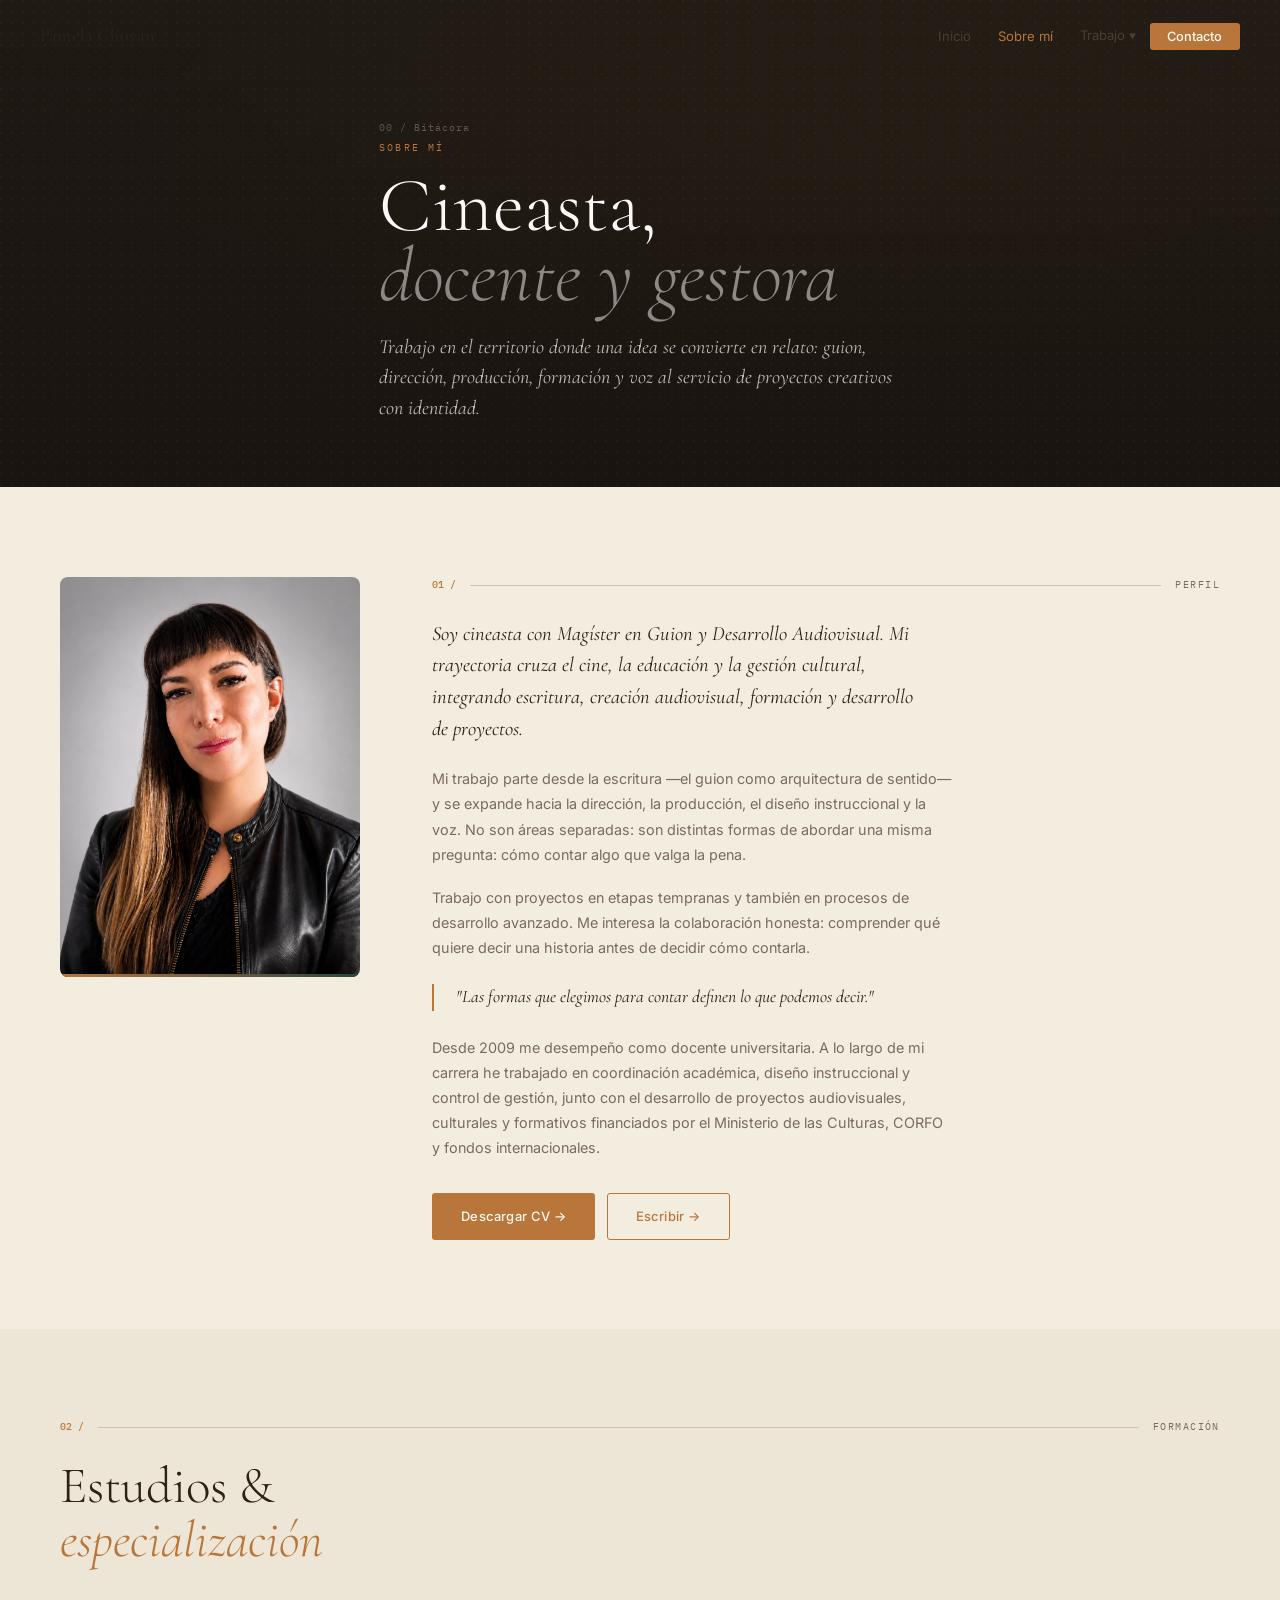
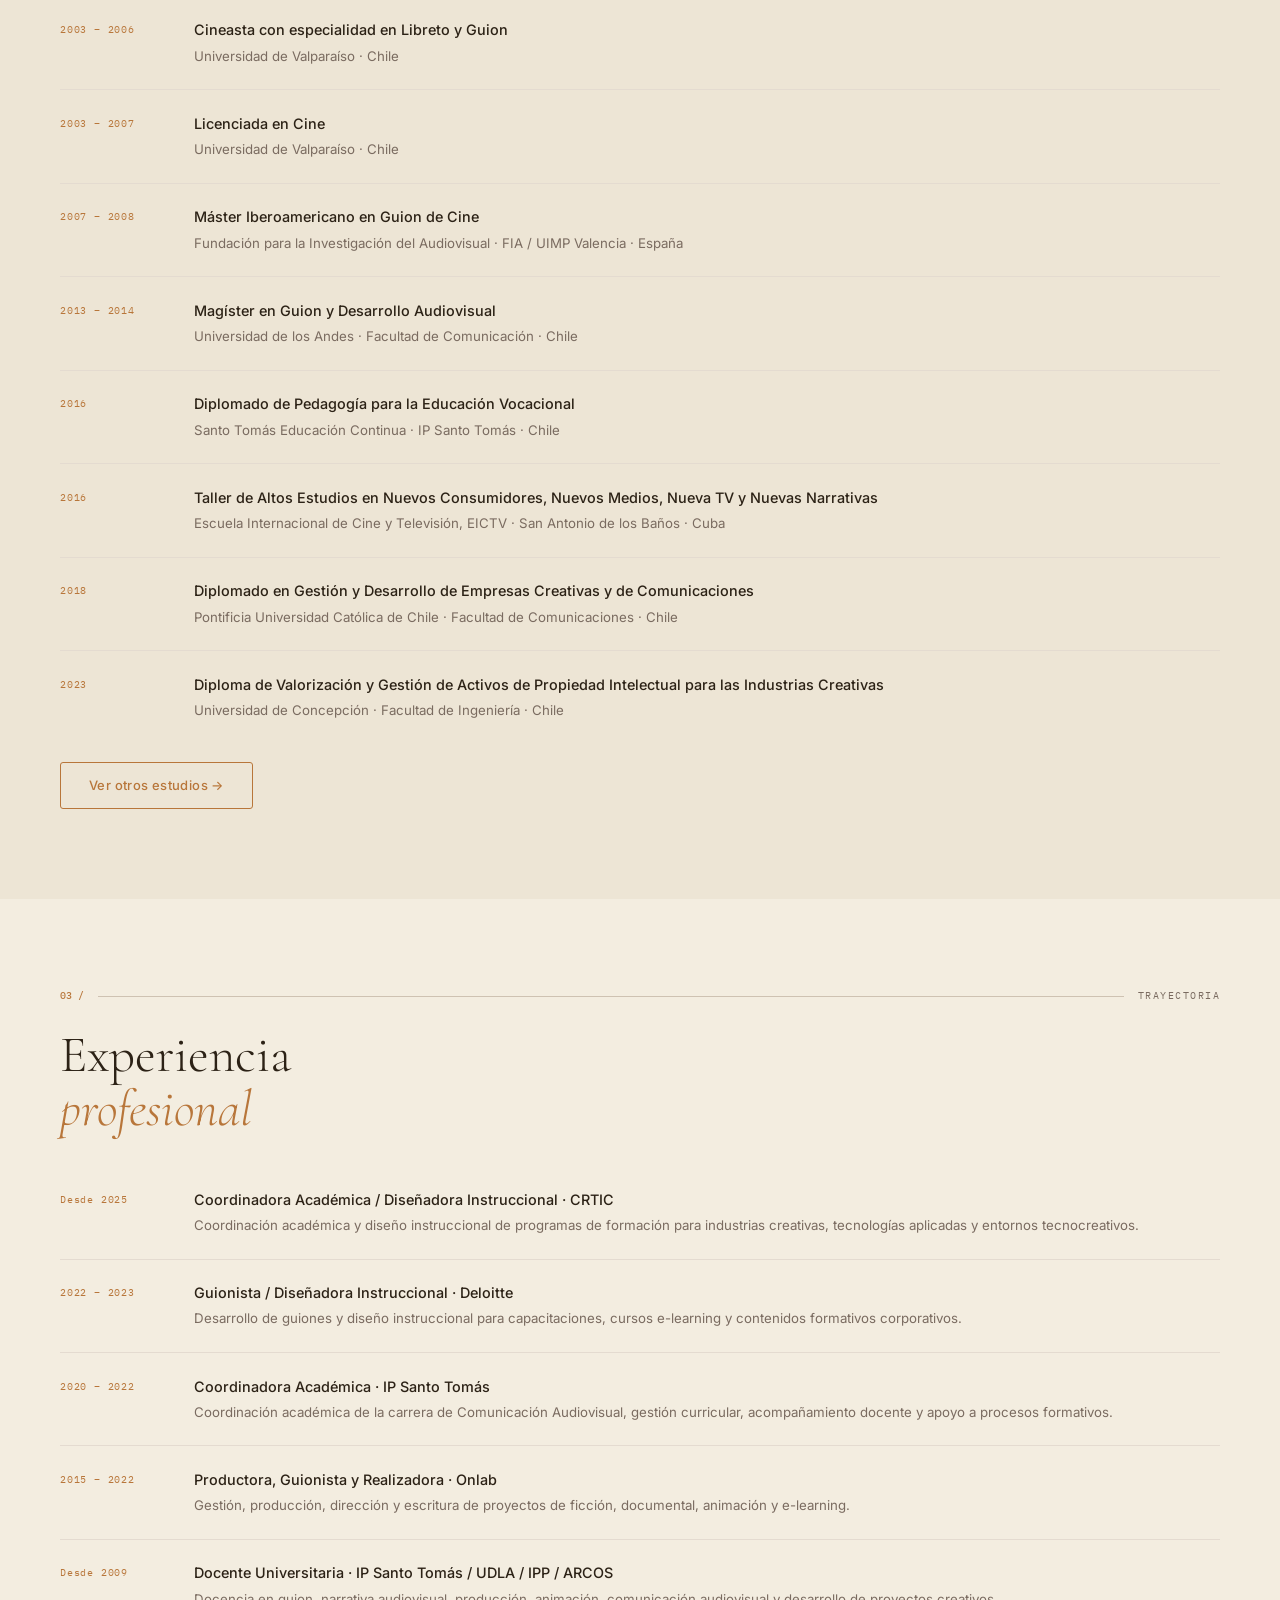
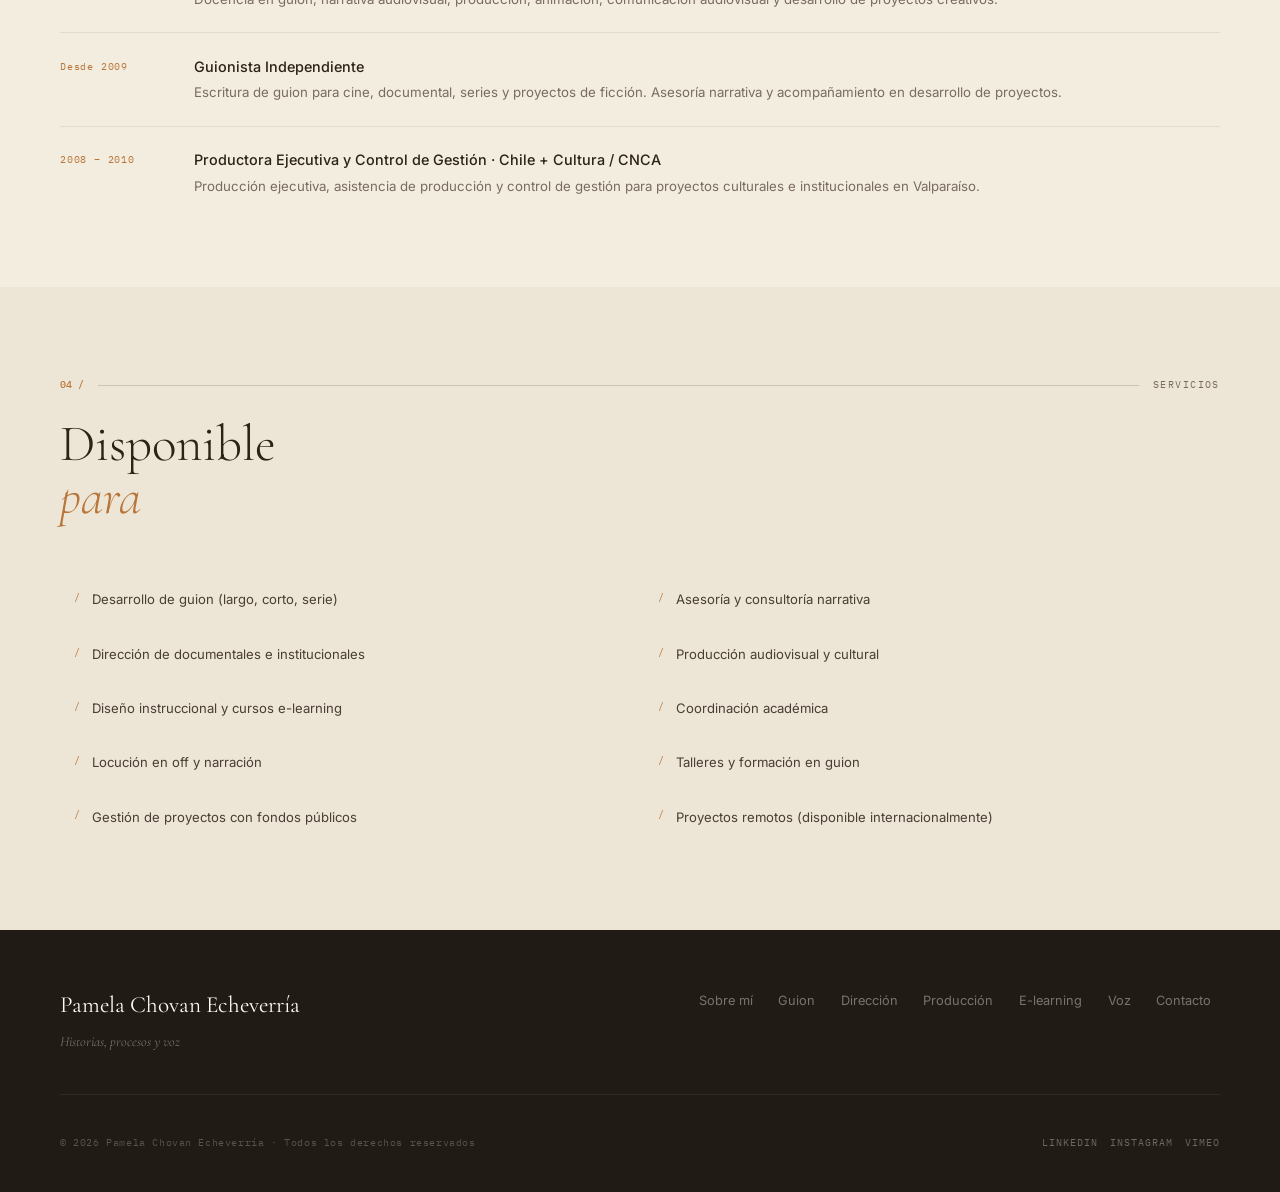
<file: sobre-mi.html>
<!DOCTYPE html>
<html lang="es">
<head>
  <meta charset="UTF-8">
  <meta name="viewport" content="width=device-width, initial-scale=1.0">
  <title>Sobre mí — Pamela Chovan Echeverría</title>
  <meta name="description" content="Cineasta, guionista, directora, productora, docente y gestora cultural. Magíster en Guion y Desarrollo Audiovisual.">
  <link rel="stylesheet" href="css/style.css">
</head>
<body>

<nav class="site-nav nav-scrolled" id="site-nav">
  <div class="nav-inner">
    <a href="index.html" class="nav-logo nav-logo--dark">Pamela Chovan</a>
    <button class="nav-toggle nav-toggle--dark" id="nav-toggle" aria-label="Abrir menú" aria-expanded="false">
      <span></span><span></span><span></span>
    </button>
    <ul class="nav-links" id="nav-links">
      <li><a href="index.html" class="nav-lnk nav-lnk--dark">Inicio</a></li>
      <li><a href="sobre-mi.html" class="nav-lnk nav-lnk--dark active">Sobre mí</a></li>
      <li class="nav-dropdown">
        <button class="nav-dropdown-trigger nav-dropdown-trigger--dark">Trabajo ▾</button>
        <ul class="nav-dropdown-menu">
          <li><a href="guion.html">Guion y asesoría</a></li>
          <li><a href="direccion.html">Dirección</a></li>
          <li><a href="produccion.html">Producción</a></li>
          <li><a href="elearning.html">E-learning</a></li>
          <li><a href="voz.html">Locución</a></li>
        </ul>
      </li>
      <li><a href="contacto.html" class="nav-lnk nav-cta">Contacto</a></li>
    </ul>
  </div>
</nav>

<!-- HERO -->
<section class="hero-page page-padded">
  <div class="hero-page__ov"></div>
  <div class="container">
    <div class="hero-page__cnt">
      <p class="hero-page__n">00 / Bitácora</p>
      <p class="hero-page__area">Sobre mí</p>
      <h1 class="hero-page__title">Cineasta,<br><em>docente y gestora</em></h1>
      <p class="hero-page__intro">
        Trabajo en el territorio donde una idea se convierte en relato: guion, dirección, producción, formación y voz al servicio de proyectos creativos con identidad.
      </p>
    </div>
  </div>
</section>

<!-- PERFIL -->
<section class="section">
  <div class="container">
    <div class="about-layout">
      <div class="about-photo reveal">
        <!-- EDITAR: reemplaza foto-perfil-pamela.jpg con tu foto real (recomendado: 600×800 px) -->
        <img src="assets/foto-perfil-pamela.jpg" alt="Pamela Chovan Echeverría">
        <div class="about-strip"></div>
      </div>
      <div class="reveal reveal-delay-1">
        <div class="sm">
          <span class="sm__n">01 /</span>
          <span class="sm__l"></span>
          <span class="sm__t">Perfil</span>
        </div>
        <p class="about-lead">
          Soy cineasta con Magíster en Guion y Desarrollo Audiovisual. Mi trayectoria cruza el cine, la educación y la gestión cultural, integrando escritura, creación audiovisual, formación y desarrollo de proyectos.
        </p>
        <p class="about-p">
          Mi trabajo parte desde la escritura —el guion como arquitectura de sentido— y se expande hacia la dirección, la producción, el diseño instruccional y la voz. No son áreas separadas: son distintas formas de abordar una misma pregunta: cómo contar algo que valga la pena.
        </p>
        <p class="about-p">
          Trabajo con proyectos en etapas tempranas y también en procesos de desarrollo avanzado. Me interesa la colaboración honesta: comprender qué quiere decir una historia antes de decidir cómo contarla.
        </p>
        <div class="about-hl">
          <p>"Las formas que elegimos para contar definen lo que podemos decir."</p>
        </div>
        <p class="about-p">
          Desde 2009 me desempeño como docente universitaria. A lo largo de mi carrera he trabajado en coordinación académica, diseño instruccional y control de gestión, junto con el desarrollo de proyectos audiovisuales, culturales y formativos financiados por el Ministerio de las Culturas, CORFO y fondos internacionales.
        </p>
        <div class="btn-group mt-4">
          <!-- EDITAR: guarda tu CV en assets/documentos/cv-pamela-chovan.pdf -->
          <a href="assets/documentos/cv-pamela-chovan.pdf" target="_blank" class="btn btn-copper">Descargar CV →</a>
          <a href="contacto.html" class="btn btn-outline">Escribir →</a>
        </div>
      </div>
    </div>
  </div>
</section>

<!-- FORMACIÓN -->
<section class="section section--alt" id="formacion">
  <div class="container">
    <div class="section-hd reveal">
      <div class="sm">
        <span class="sm__n">02 /</span>
        <span class="sm__l"></span>
        <span class="sm__t">Formación</span>
      </div>
      <h2 class="section-title">Estudios &amp;<br><em>especialización</em></h2>
    </div>
    <div class="timeline reveal reveal-delay-1">
      <div class="tl-item">
        <span class="tl-yr">2003 – 2006</span>
        <div>
          <p class="tl-body__t">Cineasta con especialidad en Libreto y Guion</p>
          <p class="tl-body__d">Universidad de Valparaíso · Chile</p>
        </div>
      </div>
      <div class="tl-item">
        <span class="tl-yr">2003 – 2007</span>
        <div>
          <p class="tl-body__t">Licenciada en Cine</p>
          <p class="tl-body__d">Universidad de Valparaíso · Chile</p>
        </div>
      </div>
      <div class="tl-item">
        <span class="tl-yr">2007 – 2008</span>
        <div>
          <p class="tl-body__t">Máster Iberoamericano en Guion de Cine</p>
          <p class="tl-body__d">Fundación para la Investigación del Audiovisual · FIA / UIMP Valencia · España</p>
        </div>
      </div>
      <div class="tl-item">
        <span class="tl-yr">2013 – 2014</span>
        <div>
          <p class="tl-body__t">Magíster en Guion y Desarrollo Audiovisual</p>
          <p class="tl-body__d">Universidad de los Andes · Facultad de Comunicación · Chile</p>
        </div>
      </div>
      <div class="tl-item">
        <span class="tl-yr">2016</span>
        <div>
          <p class="tl-body__t">Diplomado de Pedagogía para la Educación Vocacional</p>
          <p class="tl-body__d">Santo Tomás Educación Continua · IP Santo Tomás · Chile</p>
        </div>
      </div>
      <div class="tl-item">
        <span class="tl-yr">2016</span>
        <div>
          <p class="tl-body__t">Taller de Altos Estudios en Nuevos Consumidores, Nuevos Medios, Nueva TV y Nuevas Narrativas</p>
          <p class="tl-body__d">Escuela Internacional de Cine y Televisión, EICTV · San Antonio de los Baños · Cuba</p>
        </div>
      </div>
      <div class="tl-item">
        <span class="tl-yr">2018</span>
        <div>
          <p class="tl-body__t">Diplomado en Gestión y Desarrollo de Empresas Creativas y de Comunicaciones</p>
          <p class="tl-body__d">Pontificia Universidad Católica de Chile · Facultad de Comunicaciones · Chile</p>
        </div>
      </div>
      <div class="tl-item">
        <span class="tl-yr">2023</span>
        <div>
          <p class="tl-body__t">Diploma de Valorización y Gestión de Activos de Propiedad Intelectual para las Industrias Creativas</p>
          <p class="tl-body__d">Universidad de Concepción · Facultad de Ingeniería · Chile</p>
        </div>
      </div>
    </div>
    <div class="reveal reveal-delay-2" style="margin-top:2.5rem;">
      <a href="otros-estudios.html" class="btn btn-outline">Ver otros estudios →</a>
    </div>
  </div>
</section>

<!-- TRAYECTORIA -->
<section class="section">
  <div class="container">
    <div class="section-hd reveal">
      <div class="sm">
        <span class="sm__n">03 /</span>
        <span class="sm__l"></span>
        <span class="sm__t">Trayectoria</span>
      </div>
      <h2 class="section-title">Experiencia<br><em>profesional</em></h2>
    </div>
    <div class="timeline reveal reveal-delay-1">
      <div class="tl-item">
        <span class="tl-yr">Desde 2025</span>
        <div>
          <p class="tl-body__t">Coordinadora Académica / Diseñadora Instruccional · CRTIC</p>
          <p class="tl-body__d">Coordinación académica y diseño instruccional de programas de formación para industrias creativas, tecnologías aplicadas y entornos tecnocreativos.</p>
        </div>
      </div>
      <div class="tl-item">
        <span class="tl-yr">2022 – 2023</span>
        <div>
          <p class="tl-body__t">Guionista / Diseñadora Instruccional · Deloitte</p>
          <p class="tl-body__d">Desarrollo de guiones y diseño instruccional para capacitaciones, cursos e-learning y contenidos formativos corporativos.</p>
        </div>
      </div>
      <div class="tl-item">
        <span class="tl-yr">2020 – 2022</span>
        <div>
          <p class="tl-body__t">Coordinadora Académica · IP Santo Tomás</p>
          <p class="tl-body__d">Coordinación académica de la carrera de Comunicación Audiovisual, gestión curricular, acompañamiento docente y apoyo a procesos formativos.</p>
        </div>
      </div>
      <div class="tl-item">
        <span class="tl-yr">2015 – 2022</span>
        <div>
          <p class="tl-body__t">Productora, Guionista y Realizadora · Onlab</p>
          <p class="tl-body__d">Gestión, producción, dirección y escritura de proyectos de ficción, documental, animación y e-learning.</p>
        </div>
      </div>
      <div class="tl-item">
        <span class="tl-yr">Desde 2009</span>
        <div>
          <p class="tl-body__t">Docente Universitaria · IP Santo Tomás / UDLA / IPP / ARCOS</p>
          <p class="tl-body__d">Docencia en guion, narrativa audiovisual, producción, animación, comunicación audiovisual y desarrollo de proyectos creativos.</p>
        </div>
      </div>
      <div class="tl-item">
        <span class="tl-yr">Desde 2009</span>
        <div>
          <p class="tl-body__t">Guionista Independiente</p>
          <p class="tl-body__d">Escritura de guion para cine, documental, series y proyectos de ficción. Asesoría narrativa y acompañamiento en desarrollo de proyectos.</p>
        </div>
      </div>
      <div class="tl-item">
        <span class="tl-yr">2008 – 2010</span>
        <div>
          <p class="tl-body__t">Productora Ejecutiva y Control de Gestión · Chile + Cultura / CNCA</p>
          <p class="tl-body__d">Producción ejecutiva, asistencia de producción y control de gestión para proyectos culturales e institucionales en Valparaíso.</p>
        </div>
      </div>
    </div>
  </div>
</section>

<!-- SERVICIOS -->
<section class="section section--alt">
  <div class="container">
    <div class="section-hd reveal">
      <div class="sm">
        <span class="sm__n">04 /</span>
        <span class="sm__l"></span>
        <span class="sm__t">Servicios</span>
      </div>
      <h2 class="section-title">Disponible<br><em>para</em></h2>
    </div>
    <div class="svc-grid reveal reveal-delay-1">
      <div class="svc">Desarrollo de guion (largo, corto, serie)</div>
      <div class="svc">Asesoría y consultoría narrativa</div>
      <div class="svc">Dirección de documentales e institucionales</div>
      <div class="svc">Producción audiovisual y cultural</div>
      <div class="svc">Diseño instruccional y cursos e-learning</div>
      <div class="svc">Coordinación académica</div>
      <div class="svc">Locución en off y narración</div>
      <div class="svc">Talleres y formación en guion</div>
      <div class="svc">Gestión de proyectos con fondos públicos</div>
      <div class="svc">Proyectos remotos (disponible internacionalmente)</div>
    </div>
  </div>
</section>

<footer class="site-footer">
  <div class="footer-inner">
    <div class="footer-top">
      <div>
        <p class="footer-logo">Pamela Chovan Echeverría</p>
        <p class="footer-tagline">Historias, procesos y voz</p>
      </div>
      <nav class="footer-nav">
        <a href="sobre-mi.html">Sobre mí</a>
        <a href="guion.html">Guion</a>
        <a href="direccion.html">Dirección</a>
        <a href="produccion.html">Producción</a>
        <a href="elearning.html">E-learning</a>
        <a href="voz.html">Voz</a>
        <a href="contacto.html">Contacto</a>
      </nav>
    </div>
    <div class="footer-bot">
      <p class="footer-copy">© 2026 Pamela Chovan Echeverría · Todos los derechos reservados</p>
      <div class="footer-social">
        <a href="#" target="_blank" rel="noopener">LinkedIn</a>
        <a href="#" target="_blank" rel="noopener">Instagram</a>
        <a href="#" target="_blank" rel="noopener">Vimeo</a>
      </div>
    </div>
  </div>
</footer>
<script src="js/main.js"></script>
</body>
</html>
</file>
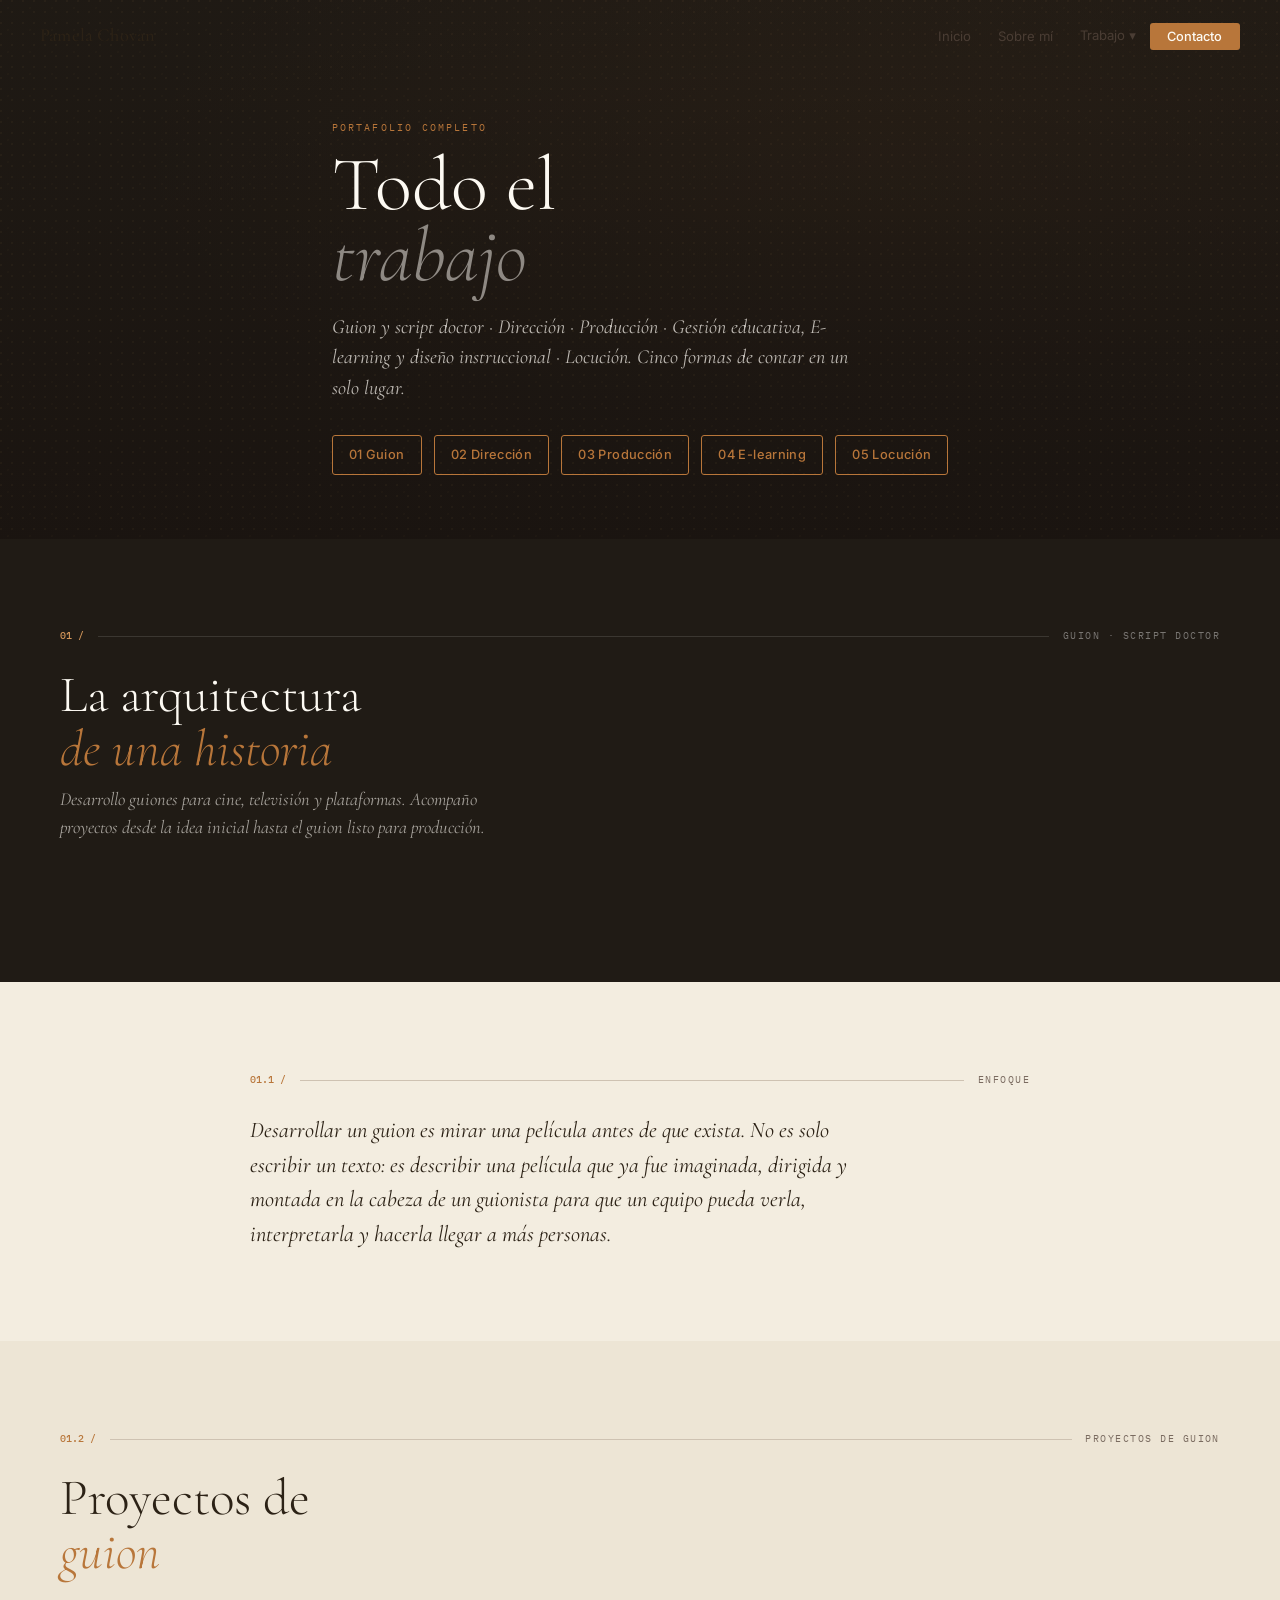
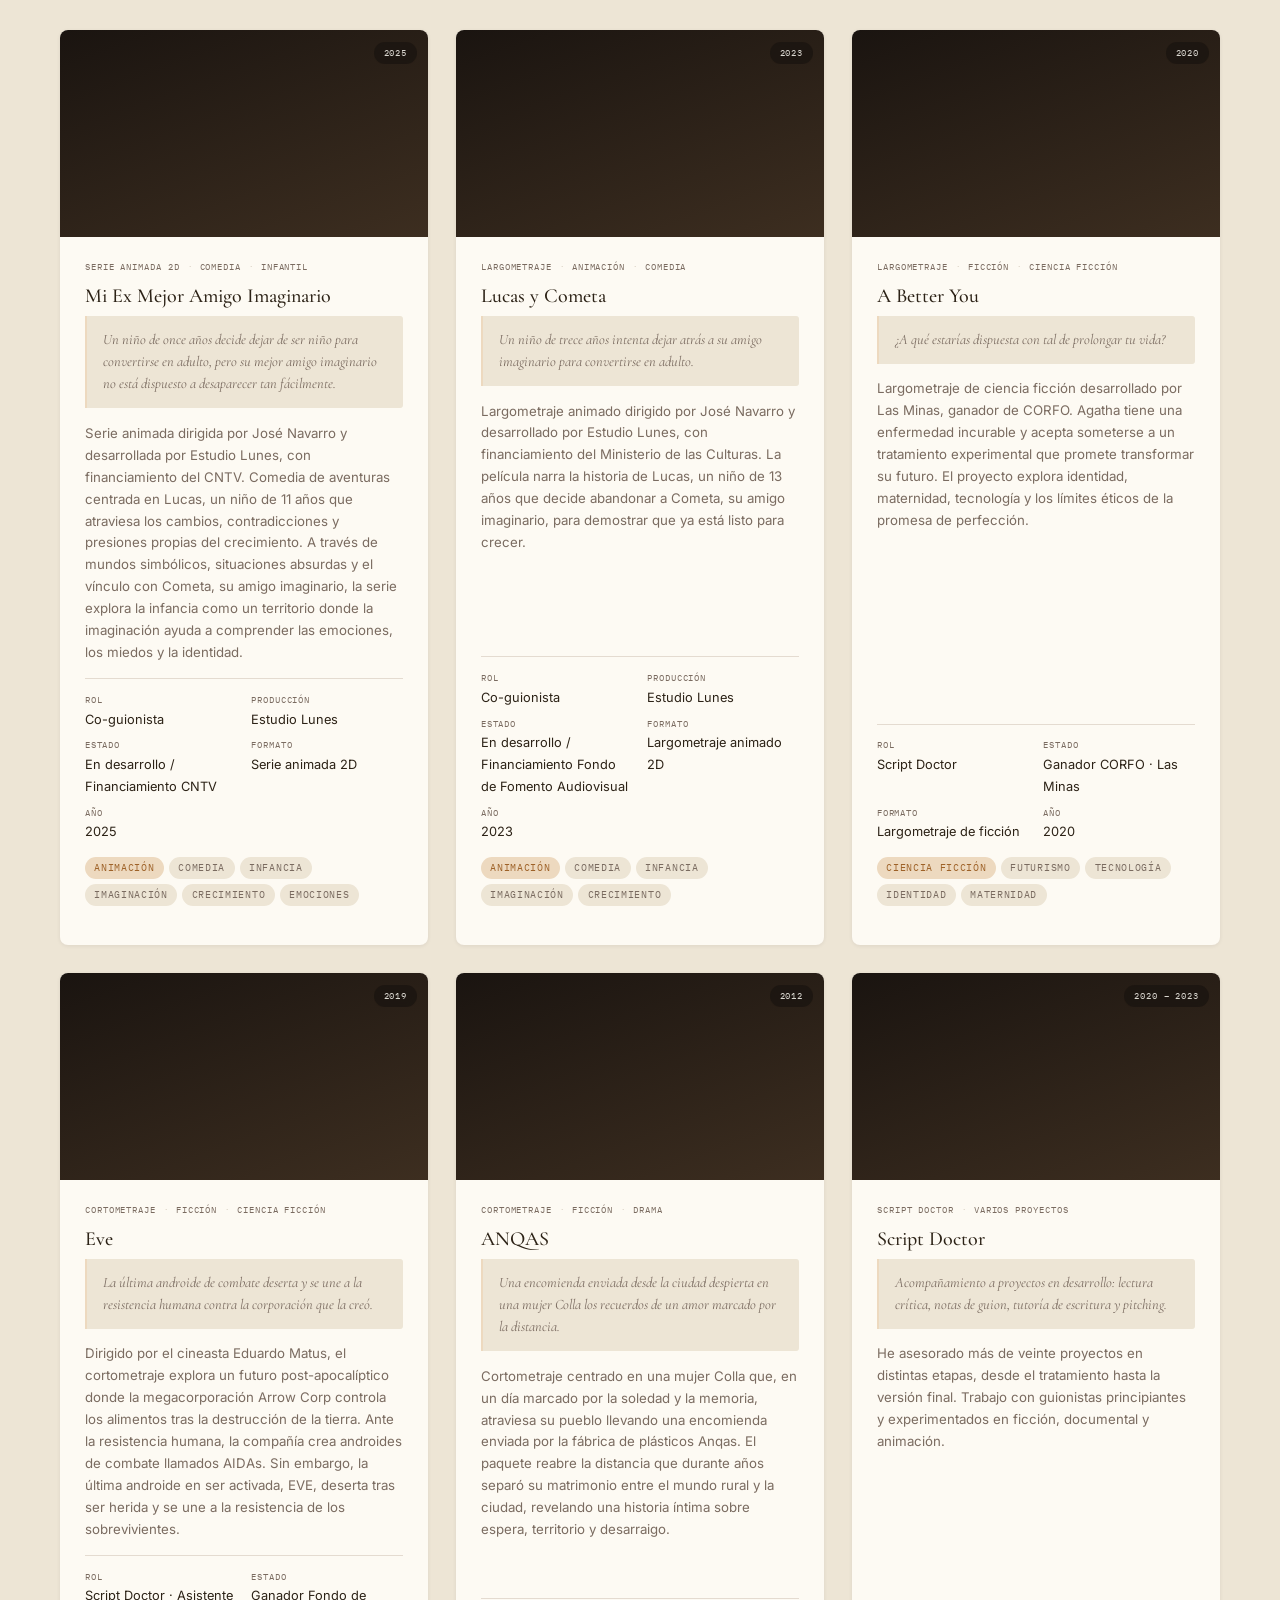
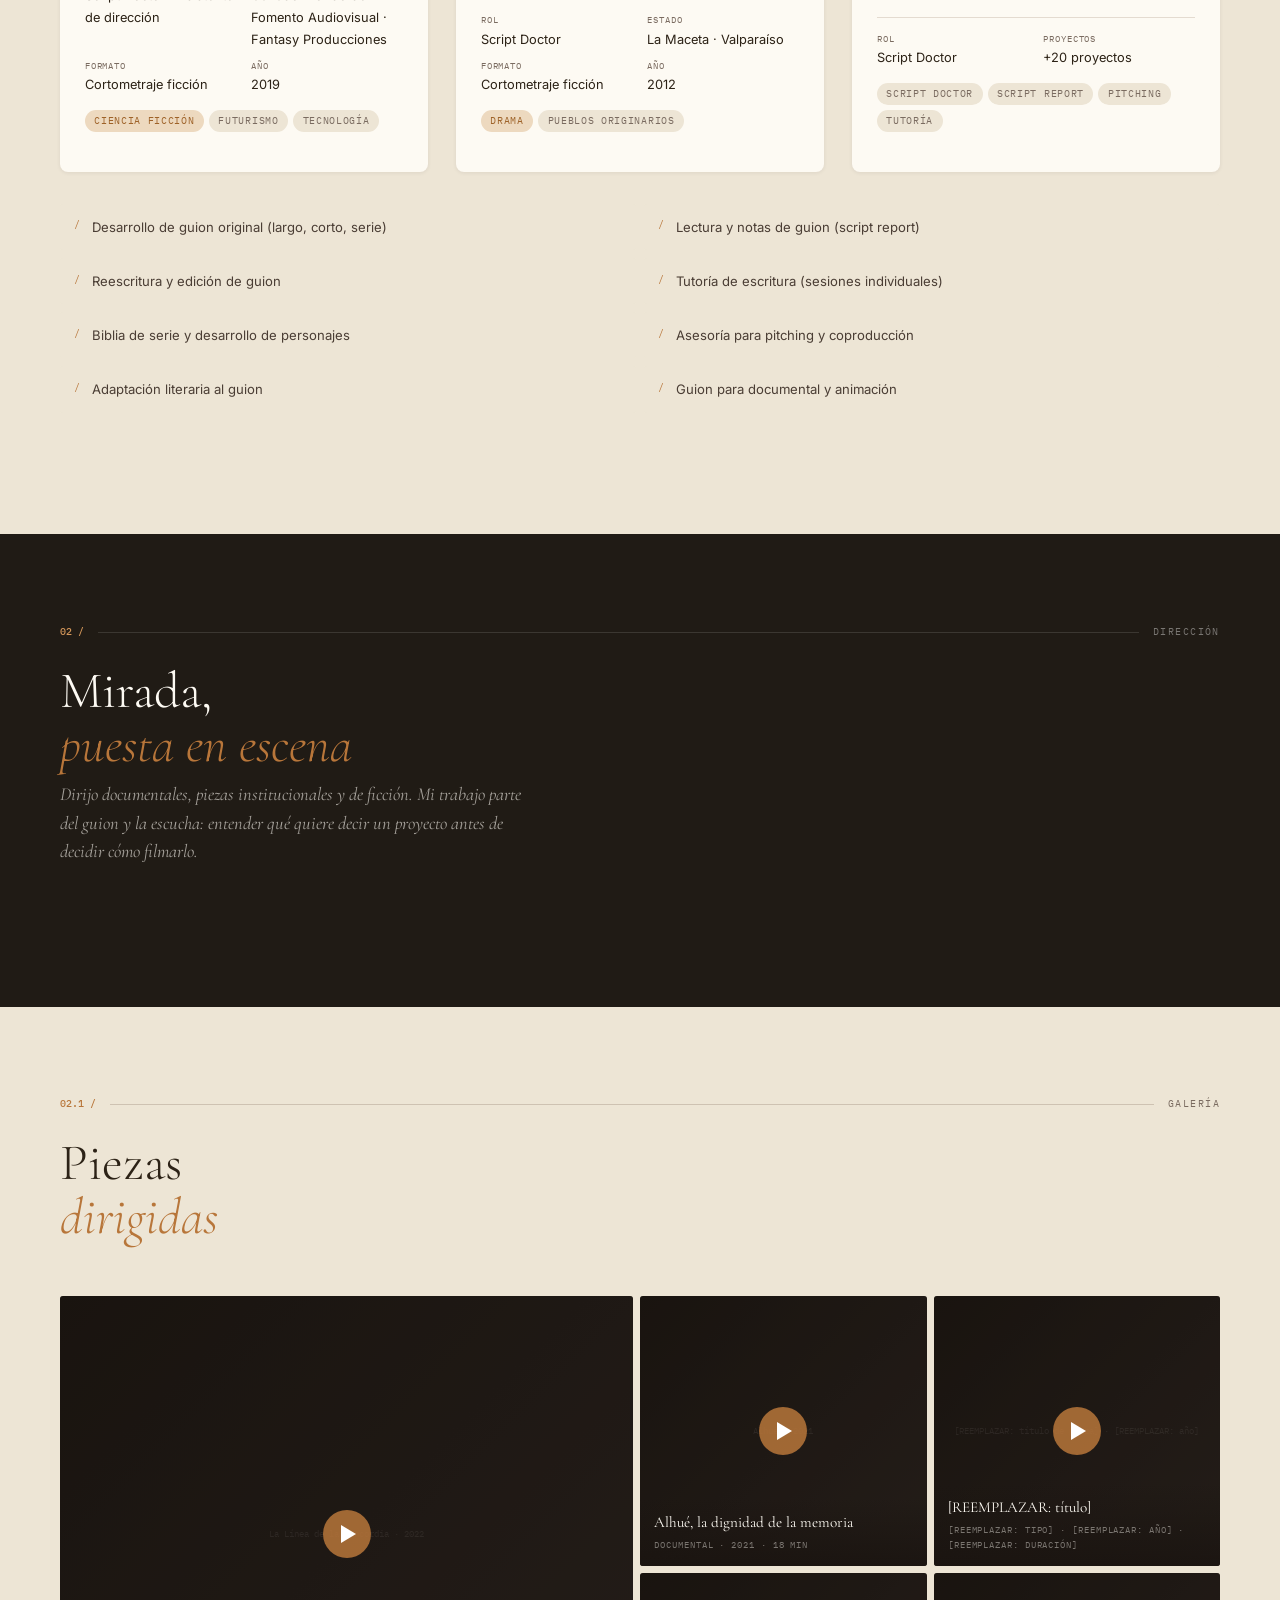
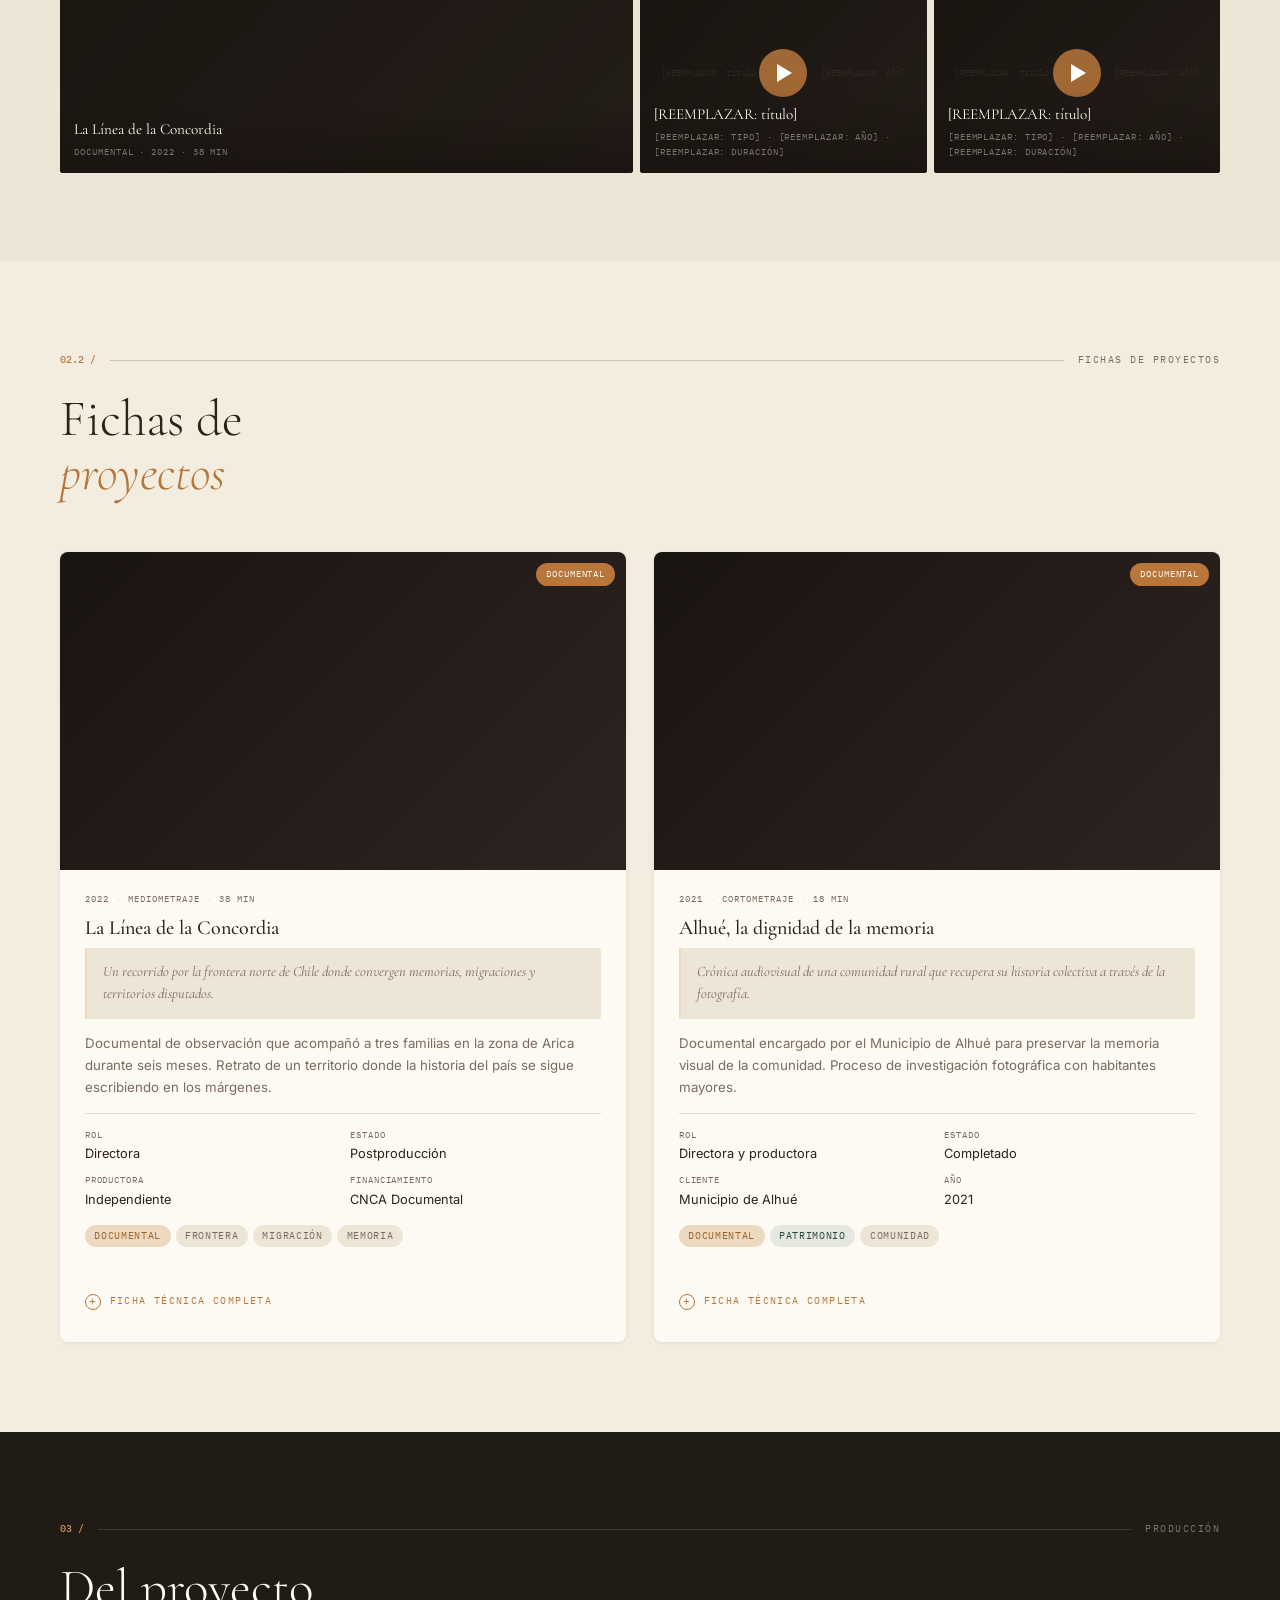
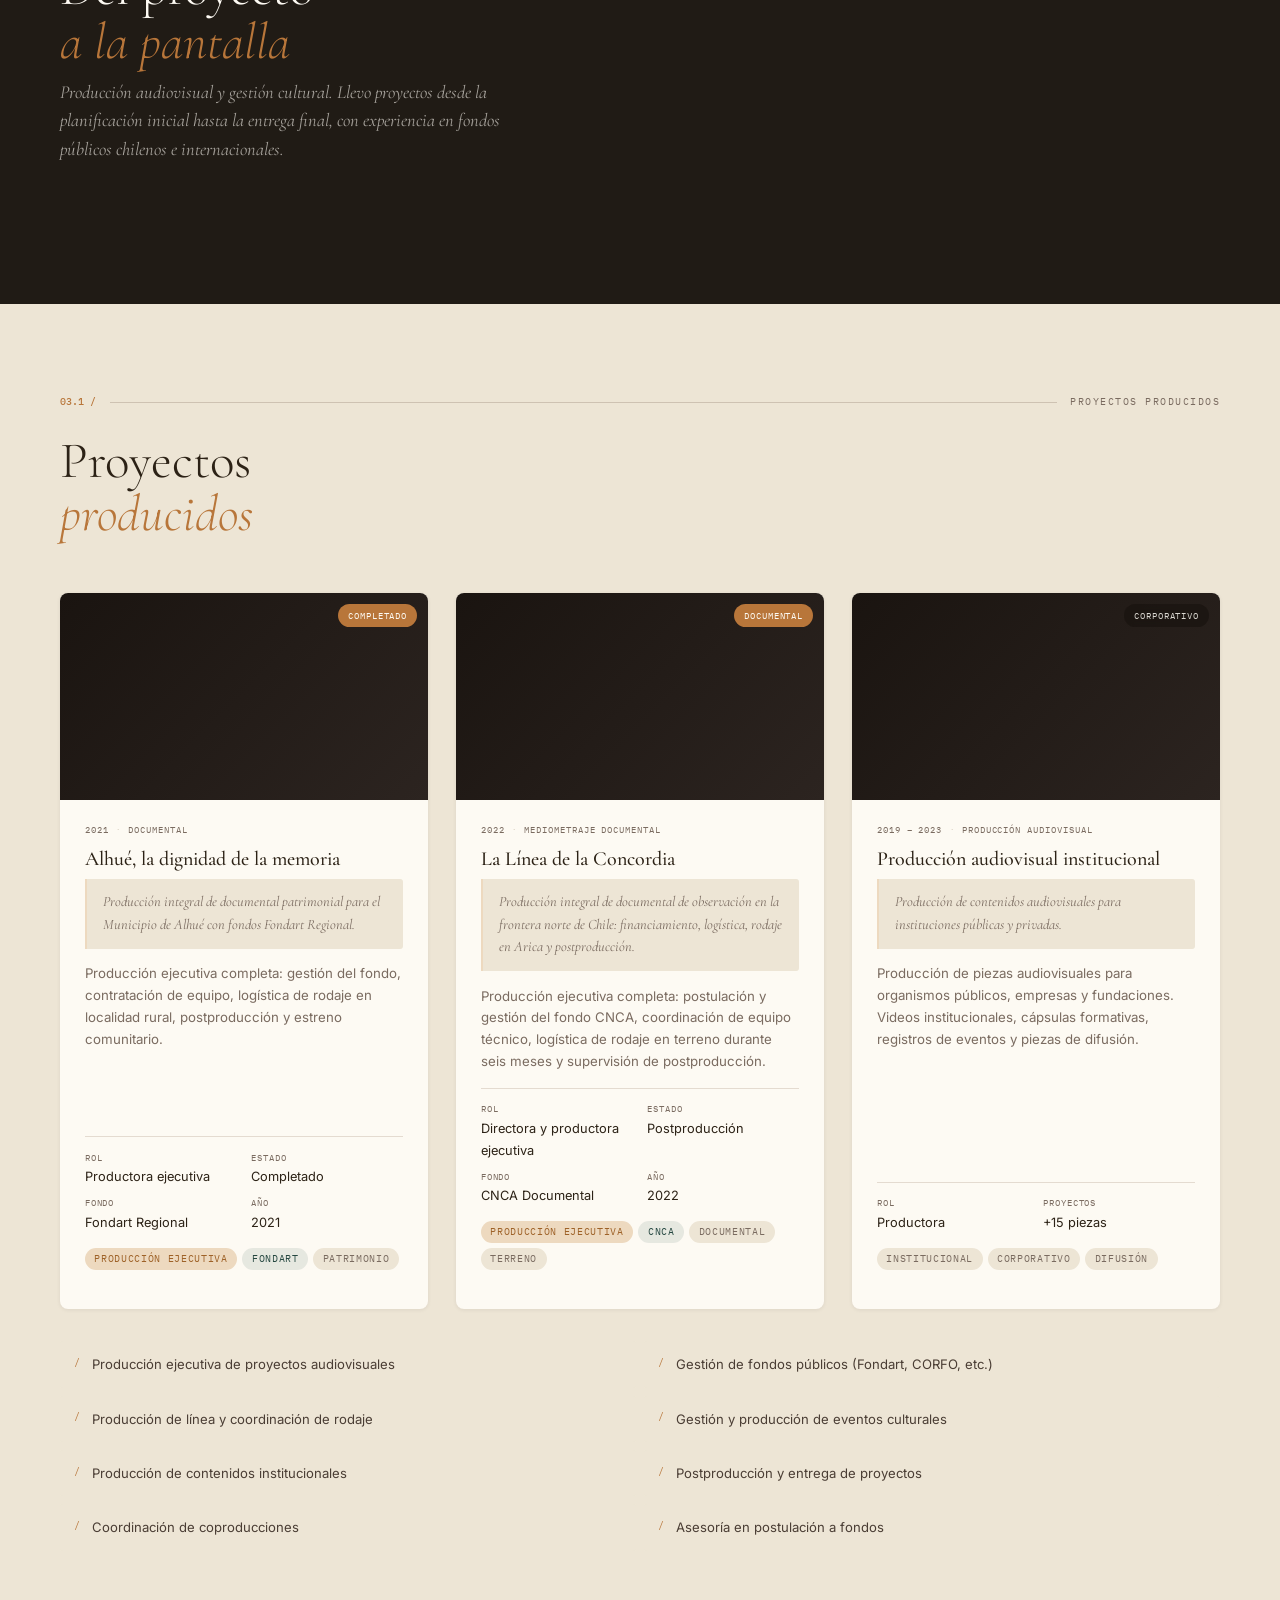
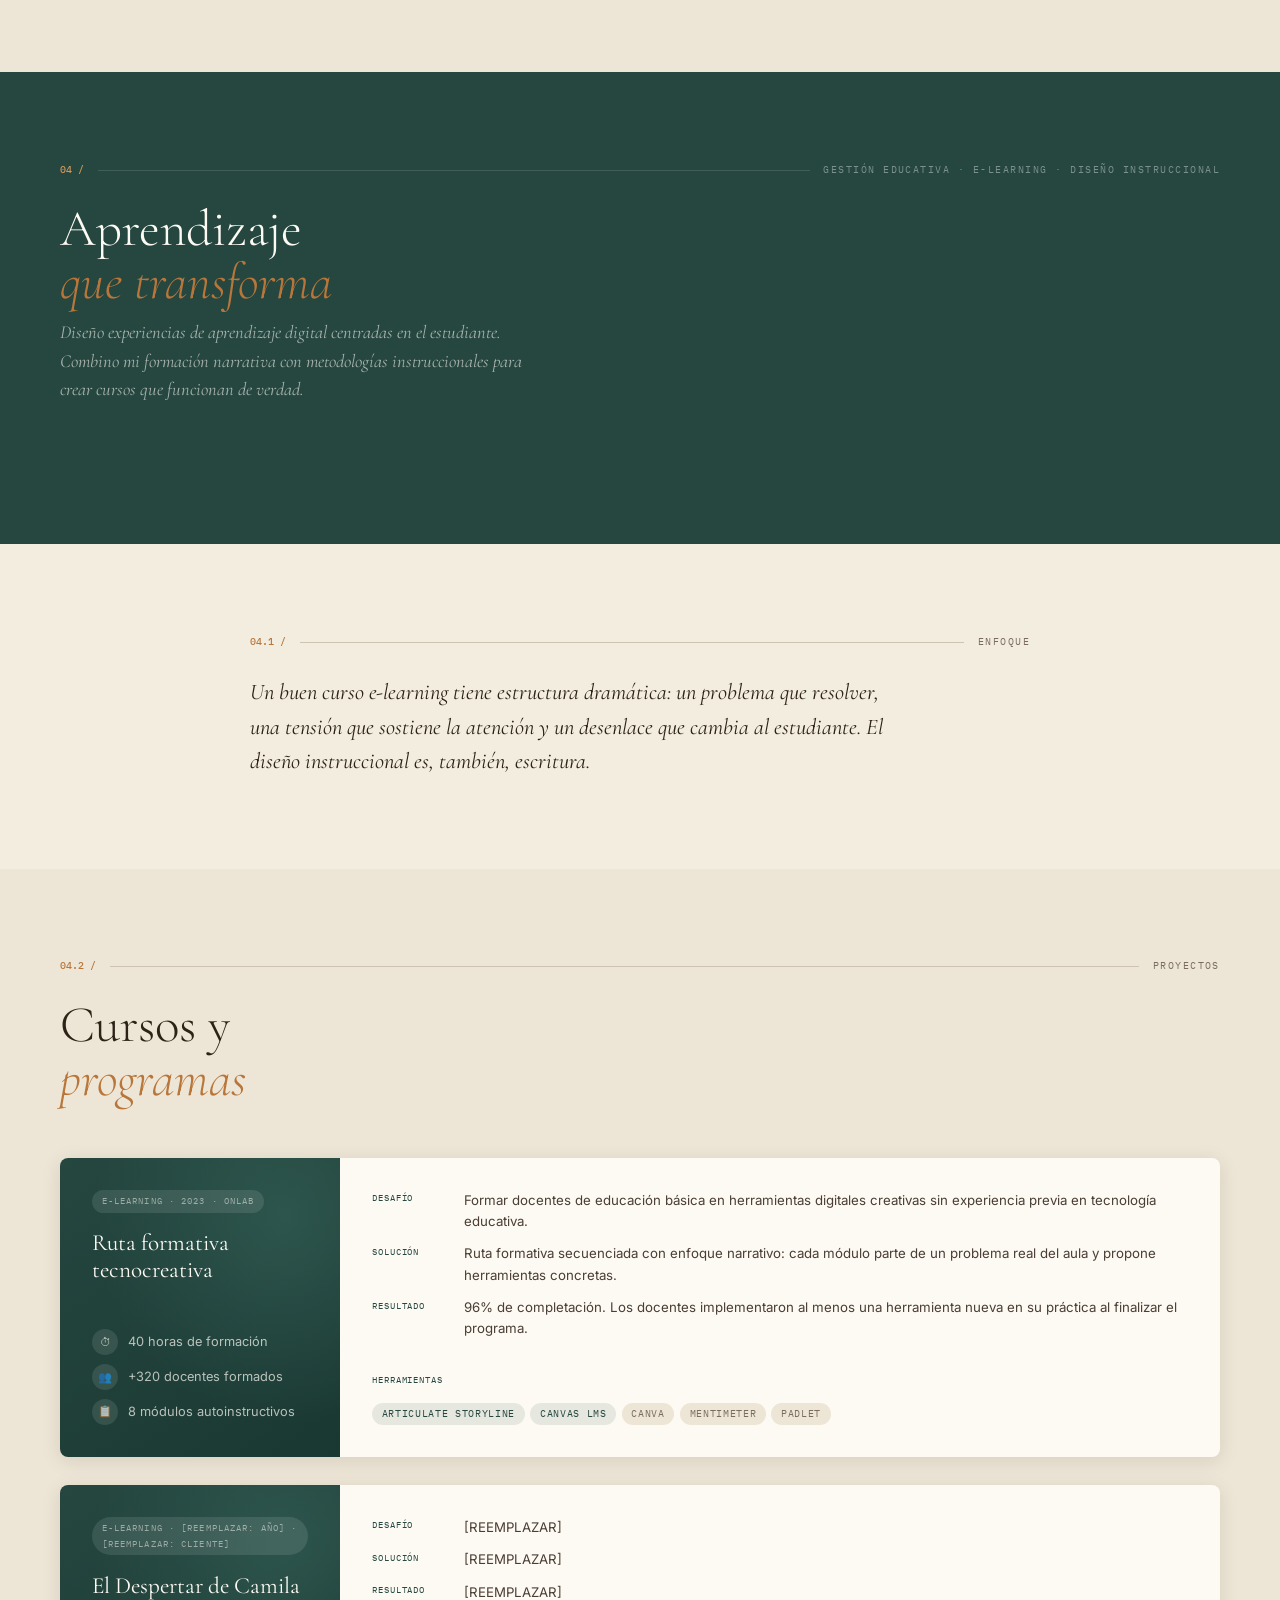
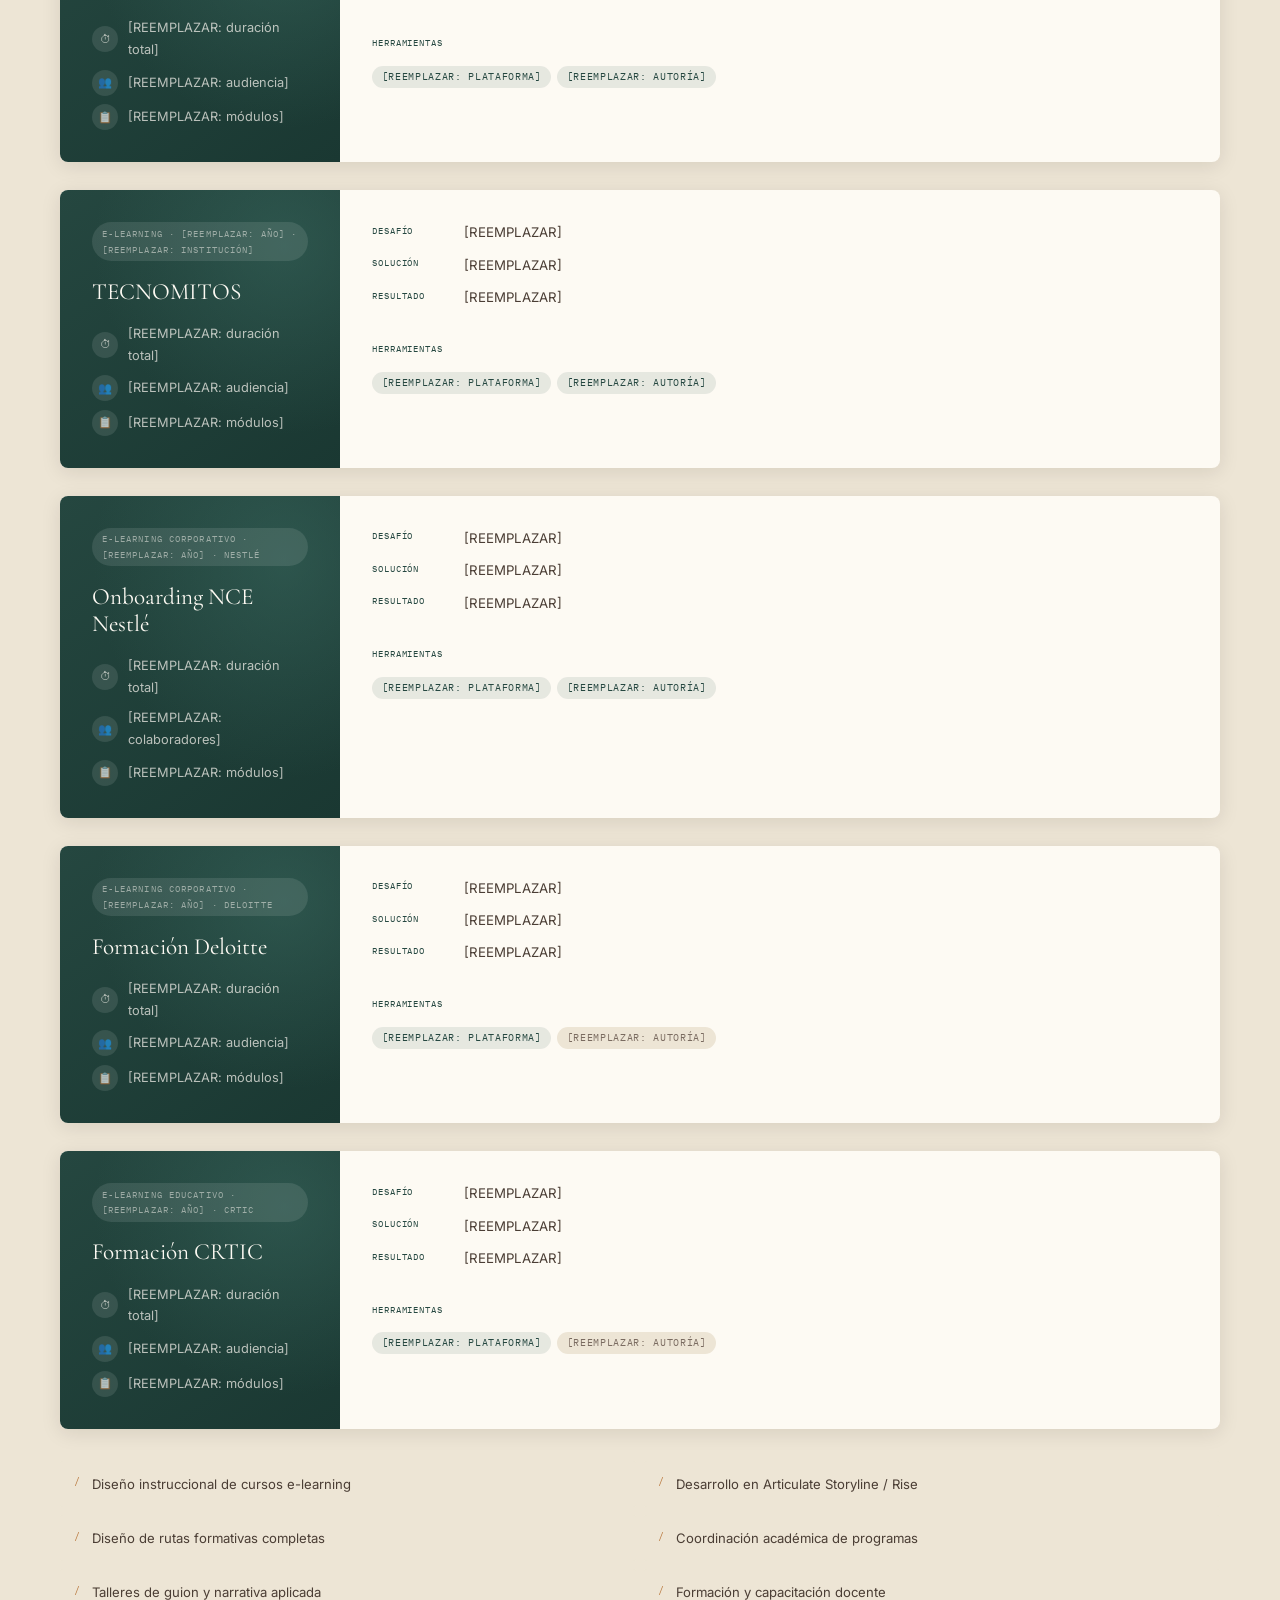
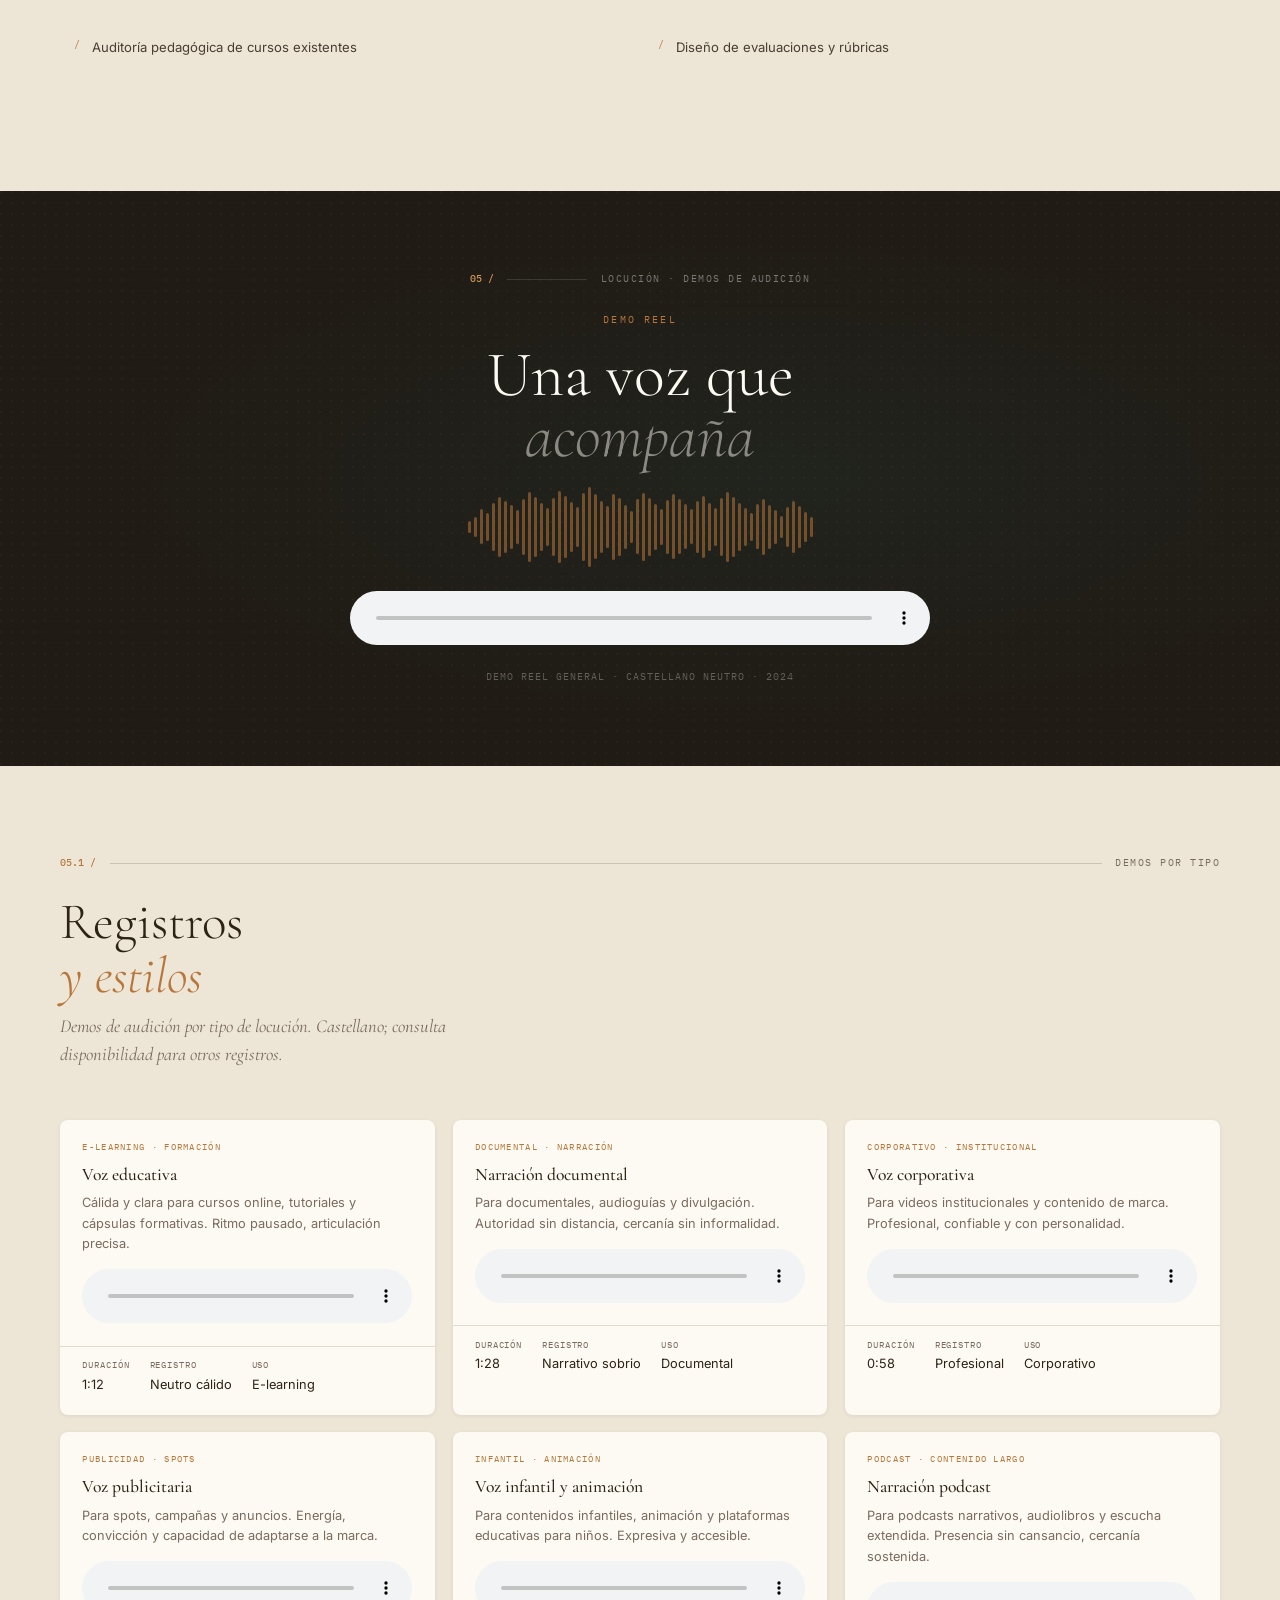
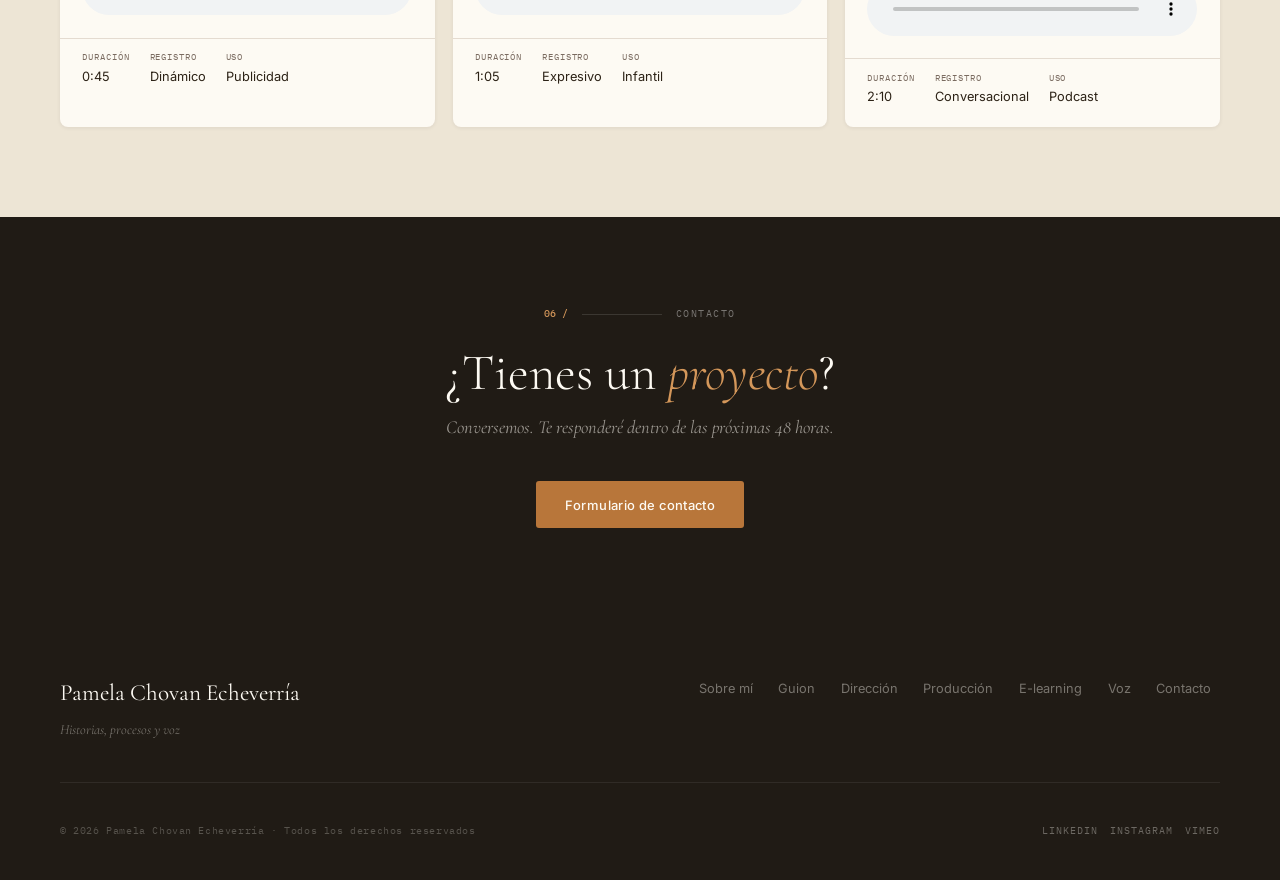
<file: todo-el-trabajo.html>
<!DOCTYPE html>
<html lang="es">
<head>
  <meta charset="UTF-8">
  <meta name="viewport" content="width=device-width, initial-scale=1.0">
  <title>Todo el trabajo — Pamela Chovan Echeverría</title>
  <meta name="description" content="Guion, dirección, producción, e-learning y locución. Todo el trabajo de Pamela Chovan Echeverría en un solo lugar.">
  <link rel="stylesheet" href="css/style.css">
  <style>
    /* Ocultar botones intermedios en página de recorrido completo */
    .pcard-acts { display: none; }
  </style>
</head>
<body>

<nav class="site-nav nav-scrolled" id="site-nav">
  <div class="nav-inner">
    <a href="index.html" class="nav-logo nav-logo--dark">Pamela Chovan</a>
    <button class="nav-toggle nav-toggle--dark" id="nav-toggle" aria-label="Abrir menú" aria-expanded="false">
      <span></span><span></span><span></span>
    </button>
    <ul class="nav-links" id="nav-links">
      <li><a href="index.html" class="nav-lnk nav-lnk--dark">Inicio</a></li>
      <li><a href="sobre-mi.html" class="nav-lnk nav-lnk--dark">Sobre mí</a></li>
      <li class="nav-dropdown">
        <button class="nav-dropdown-trigger nav-dropdown-trigger--dark">Trabajo ▾</button>
        <ul class="nav-dropdown-menu">
          <li><a href="guion.html">Guion y asesoría</a></li>
          <li><a href="direccion.html">Dirección</a></li>
          <li><a href="produccion.html">Producción</a></li>
          <li><a href="elearning.html">E-learning</a></li>
          <li><a href="voz.html">Locución</a></li>
        </ul>
      </li>
      <li><a href="contacto.html" class="nav-lnk nav-cta">Contacto</a></li>
    </ul>
  </div>
</nav>

<!-- HERO -->
<section class="hero-page page-padded">
  <div class="hero-page__ov"></div>
  <div class="container">
    <div class="hero-page__cnt">
      <p class="hero-page__area">Portafolio completo</p>
      <h1 class="hero-page__title">Todo el<br><em>trabajo</em></h1>
      <p class="hero-page__intro">
        Guion y script doctor · Dirección · Producción · Gestión educativa, E-learning y diseño instruccional · Locución. Cinco formas de contar en un solo lugar.
      </p>
      <nav style="display:flex; flex-wrap:wrap; gap:.75rem; margin-top:2rem;">
        <a href="#guion" class="btn btn-outline" style="font-size:.8rem; padding:.5rem 1rem;">01 Guion</a>
        <a href="#direccion" class="btn btn-outline" style="font-size:.8rem; padding:.5rem 1rem;">02 Dirección</a>
        <a href="#produccion" class="btn btn-outline" style="font-size:.8rem; padding:.5rem 1rem;">03 Producción</a>
        <a href="#elearning" class="btn btn-outline" style="font-size:.8rem; padding:.5rem 1rem;">04 E-learning</a>
        <a href="#locucion" class="btn btn-outline" style="font-size:.8rem; padding:.5rem 1rem;">05 Locución</a>
      </nav>
    </div>
  </div>
</section>

<!-- ═══════════════════════════════════════════ -->
<!-- 01 GUION Y SCRIPT DOCTOR                   -->
<!-- ═══════════════════════════════════════════ -->
<div id="guion" class="section-anchor"></div>
<section class="section section--dk">
  <div class="container">
    <div class="section-hd reveal">
      <div class="sm sm--lt">
        <span class="sm__n">01 /</span>
        <span class="sm__l"></span>
        <span class="sm__t">Guion · Script doctor</span>
      </div>
      <h2 class="section-title section-title--lt">La arquitectura<br><em>de una historia</em></h2>
      <p class="section-subtitle" style="color:rgba(253,250,243,.6);">Desarrollo guiones para cine, televisión y plataformas. Acompaño proyectos desde la idea inicial hasta el guion listo para producción.</p>
    </div>
  </div>
</section>

<section class="section section--ivory">
  <div class="container--sm">
    <div class="reveal">
      <div class="sm">
        <span class="sm__n">01.1 /</span>
        <span class="sm__l"></span>
        <span class="sm__t">Enfoque</span>
      </div>
      <p style="font-family:var(--f-d); font-style:italic; font-size:clamp(1.1rem,2vw,1.4rem); color:var(--text); line-height:1.55; max-width:64ch;">
        Desarrollar un guion es mirar una película antes de que exista. No es solo escribir un texto: es describir una película que ya fue imaginada, dirigida y montada en la cabeza de un guionista para que un equipo pueda verla, interpretarla y hacerla llegar a más personas.
      </p>
    </div>
  </div>
</section>

<section class="section section--alt">
  <div class="container">
    <div class="section-hd reveal">
      <div class="sm">
        <span class="sm__n">01.2 /</span>
        <span class="sm__l"></span>
        <span class="sm__t">Proyectos de guion</span>
      </div>
      <h2 class="section-title">Proyectos de<br><em>guion</em></h2>
    </div>
    <div class="project-grid reveal reveal-delay-1">

      <article class="pcard">
        <div class="pcard-med pcard-med--guion">
          <div class="pcard-med__ph">
            <span>Mi Ex Mejor Amigo Imaginario</span>
            <span style="opacity:.5">Serie animación infantil</span>
          </div>
          <span class="pcard-med__badge">2025</span>
        </div>
        <div class="pcard-body">
          <div class="pcard-meta-row">
            <span class="pcard-meta">Serie animada 2D</span>
            <span class="pcard-sep">·</span>
            <span class="pcard-meta">Comedia</span>
            <span class="pcard-sep">·</span>
            <span class="pcard-meta">Infantil</span>
          </div>
          <h3 class="pcard-title">Mi Ex Mejor Amigo Imaginario</h3>
          <p class="pcard-logline">Un niño de once años decide dejar de ser niño para convertirse en adulto, pero su mejor amigo imaginario no está dispuesto a desaparecer tan fácilmente.</p>
          <p class="pcard-desc">Serie animada dirigida por José Navarro y desarrollada por Estudio Lunes, con financiamiento del CNTV. Comedia de aventuras centrada en Lucas, un niño de 11 años que atraviesa los cambios, contradicciones y presiones propias del crecimiento. A través de mundos simbólicos, situaciones absurdas y el vínculo con Cometa, su amigo imaginario, la serie explora la infancia como un territorio donde la imaginación ayuda a comprender las emociones, los miedos y la identidad.</p>
          <div class="pcard-dets">
            <div class="pcard-det"><span class="pcard-det__l">Rol</span><span class="pcard-det__v">Co-guionista</span></div>
            <div class="pcard-det"><span class="pcard-det__l">Producción</span><span class="pcard-det__v"><a href="https://www.estudiolunes.cl" target="_blank" rel="noopener">Estudio Lunes</a></span></div>
            <div class="pcard-det"><span class="pcard-det__l">Estado</span><span class="pcard-det__v">En desarrollo / Financiamiento CNTV</span></div>
            <div class="pcard-det"><span class="pcard-det__l">Formato</span><span class="pcard-det__v">Serie animada 2D</span></div>
            <div class="pcard-det"><span class="pcard-det__l">Año</span><span class="pcard-det__v">2025</span></div>
          </div>
          <div class="pcard-tags">
            <span class="tag tag-c">Animación</span>
            <span class="tag tag-g">Comedia</span>
            <span class="tag tag-g">Infancia</span>
            <span class="tag tag-g">Imaginación</span>
            <span class="tag tag-g">Crecimiento</span>
            <span class="tag tag-g">Emociones</span>
          </div>
          <div class="pcard-acts">
            <a href="#contacto" class="btn btn-outline btn-sm">Solicitar acceso →</a>
          </div>
        </div>
      </article>

      <article class="pcard">
        <div class="pcard-med pcard-med--guion">
          <div class="pcard-med__ph">
            <span>Lucas y Cometa</span>
            <span style="opacity:.5">Largometraje · Ficción</span>
          </div>
          <span class="pcard-med__badge">2023</span>
        </div>
        <div class="pcard-body">
          <div class="pcard-meta-row">
            <span class="pcard-meta">Largometraje</span>
            <span class="pcard-sep">·</span>
            <span class="pcard-meta">Animación</span>
            <span class="pcard-sep">·</span>
            <span class="pcard-meta">Comedia</span>
          </div>
          <h3 class="pcard-title">Lucas y Cometa</h3>
          <p class="pcard-logline">Un niño de trece años intenta dejar atrás a su amigo imaginario para convertirse en adulto.</p>
          <p class="pcard-desc">Largometraje animado dirigido por José Navarro y desarrollado por Estudio Lunes, con financiamiento del Ministerio de las Culturas. La película narra la historia de Lucas, un niño de 13 años que decide abandonar a Cometa, su amigo imaginario, para demostrar que ya está listo para crecer.</p>
          <div class="pcard-dets">
            <div class="pcard-det"><span class="pcard-det__l">Rol</span><span class="pcard-det__v">Co-guionista</span></div>
            <div class="pcard-det"><span class="pcard-det__l">Producción</span><span class="pcard-det__v">Estudio Lunes</span></div>
            <div class="pcard-det"><span class="pcard-det__l">Estado</span><span class="pcard-det__v">En desarrollo / Financiamiento Fondo de Fomento Audiovisual</span></div>
            <div class="pcard-det"><span class="pcard-det__l">Formato</span><span class="pcard-det__v">Largometraje animado 2D</span></div>
            <div class="pcard-det"><span class="pcard-det__l">Año</span><span class="pcard-det__v">2023</span></div>
          </div>
          <div class="pcard-tags">
            <span class="tag tag-c">Animación</span>
            <span class="tag tag-g">Comedia</span>
            <span class="tag tag-g">Infancia</span>
            <span class="tag tag-g">Imaginación</span>
            <span class="tag tag-g">Crecimiento</span>
          </div>
          <div class="pcard-acts">
            <a href="#contacto" class="btn btn-outline btn-sm">Solicitar acceso →</a>
          </div>
        </div>
      </article>

      <article class="pcard">
        <div class="pcard-med pcard-med--guion">
          <div class="pcard-med__ph">
            <span>A Better You</span>
            <span style="opacity:.5">Largometraje · Ciencia ficción</span>
          </div>
          <span class="pcard-med__badge">2020</span>
        </div>
        <div class="pcard-body">
          <div class="pcard-meta-row">
            <span class="pcard-meta">Largometraje</span>
            <span class="pcard-sep">·</span>
            <span class="pcard-meta">Ficción</span>
            <span class="pcard-sep">·</span>
            <span class="pcard-meta">Ciencia ficción</span>
          </div>
          <h3 class="pcard-title">A Better You</h3>
          <p class="pcard-logline">¿A qué estarías dispuesta con tal de prolongar tu vida?</p>
          <p class="pcard-desc">Largometraje de ciencia ficción desarrollado por Las Minas, ganador de CORFO. Agatha tiene una enfermedad incurable y acepta someterse a un tratamiento experimental que promete transformar su futuro. El proyecto explora identidad, maternidad, tecnología y los límites éticos de la promesa de perfección.</p>
          <div class="pcard-dets">
            <div class="pcard-det"><span class="pcard-det__l">Rol</span><span class="pcard-det__v">Script Doctor</span></div>
            <div class="pcard-det"><span class="pcard-det__l">Estado</span><span class="pcard-det__v">Ganador CORFO · Las Minas</span></div>
            <div class="pcard-det"><span class="pcard-det__l">Formato</span><span class="pcard-det__v">Largometraje de ficción</span></div>
            <div class="pcard-det"><span class="pcard-det__l">Año</span><span class="pcard-det__v">2020</span></div>
          </div>
          <div class="pcard-tags">
            <span class="tag tag-c">Ciencia ficción</span>
            <span class="tag tag-g">Futurismo</span>
            <span class="tag tag-g">Tecnología</span>
            <span class="tag tag-g">Identidad</span>
            <span class="tag tag-g">Maternidad</span>
          </div>
          <div class="pcard-acts">
            <a href="#contacto" class="btn btn-outline btn-sm">Solicitar acceso →</a>
          </div>
        </div>
      </article>

      <article class="pcard">
        <div class="pcard-med pcard-med--guion">
          <div class="pcard-med__ph">
            <span>Eve</span>
            <span style="opacity:.5">Cortometraje · Ciencia ficción</span>
          </div>
          <span class="pcard-med__badge">2019</span>
        </div>
        <div class="pcard-body">
          <div class="pcard-meta-row">
            <span class="pcard-meta">Cortometraje</span>
            <span class="pcard-sep">·</span>
            <span class="pcard-meta">Ficción</span>
            <span class="pcard-sep">·</span>
            <span class="pcard-meta">Ciencia ficción</span>
          </div>
          <h3 class="pcard-title">Eve</h3>
          <p class="pcard-logline">La última androide de combate deserta y se une a la resistencia humana contra la corporación que la creó.</p>
          <p class="pcard-desc">Dirigido por el cineasta Eduardo Matus, el cortometraje explora un futuro post-apocalíptico donde la megacorporación Arrow Corp controla los alimentos tras la destrucción de la tierra. Ante la resistencia humana, la compañía crea androides de combate llamados AIDAs. Sin embargo, la última androide en ser activada, EVE, deserta tras ser herida y se une a la resistencia de los sobrevivientes.</p>
          <div class="pcard-dets">
            <div class="pcard-det"><span class="pcard-det__l">Rol</span><span class="pcard-det__v">Script Doctor · Asistente de dirección</span></div>
            <div class="pcard-det"><span class="pcard-det__l">Estado</span><span class="pcard-det__v">Ganador Fondo de Fomento Audiovisual · Fantasy Producciones</span></div>
            <div class="pcard-det"><span class="pcard-det__l">Formato</span><span class="pcard-det__v">Cortometraje ficción</span></div>
            <div class="pcard-det"><span class="pcard-det__l">Año</span><span class="pcard-det__v">2019</span></div>
          </div>
          <div class="pcard-tags">
            <span class="tag tag-c">Ciencia ficción</span>
            <span class="tag tag-g">Futurismo</span>
            <span class="tag tag-g">Tecnología</span>
          </div>
          <div class="pcard-acts">
            <a href="#contacto" class="btn btn-outline btn-sm">Solicitar acceso →</a>
          </div>
        </div>
      </article>

      <article class="pcard">
        <div class="pcard-med pcard-med--guion">
          <div class="pcard-med__ph">
            <span>ANQAS</span>
            <span style="opacity:.5">Cortometraje · Drama</span>
          </div>
          <span class="pcard-med__badge">2012</span>
        </div>
        <div class="pcard-body">
          <div class="pcard-meta-row">
            <span class="pcard-meta">Cortometraje</span>
            <span class="pcard-sep">·</span>
            <span class="pcard-meta">Ficción</span>
            <span class="pcard-sep">·</span>
            <span class="pcard-meta">Drama</span>
          </div>
          <h3 class="pcard-title">ANQAS</h3>
          <p class="pcard-logline">Una encomienda enviada desde la ciudad despierta en una mujer Colla los recuerdos de un amor marcado por la distancia.</p>
          <p class="pcard-desc">Cortometraje centrado en una mujer Colla que, en un día marcado por la soledad y la memoria, atraviesa su pueblo llevando una encomienda enviada por la fábrica de plásticos Anqas. El paquete reabre la distancia que durante años separó su matrimonio entre el mundo rural y la ciudad, revelando una historia íntima sobre espera, territorio y desarraigo.</p>
          <div class="pcard-dets">
            <div class="pcard-det"><span class="pcard-det__l">Rol</span><span class="pcard-det__v">Script Doctor</span></div>
            <div class="pcard-det"><span class="pcard-det__l">Estado</span><span class="pcard-det__v">La Maceta · Valparaíso</span></div>
            <div class="pcard-det"><span class="pcard-det__l">Formato</span><span class="pcard-det__v">Cortometraje ficción</span></div>
            <div class="pcard-det"><span class="pcard-det__l">Año</span><span class="pcard-det__v">2012</span></div>
          </div>
          <div class="pcard-tags">
            <span class="tag tag-c">Drama</span>
            <span class="tag tag-g">Pueblos originarios</span>
          </div>
          <div class="pcard-acts">
            <a href="#contacto" class="btn btn-outline btn-sm">Solicitar acceso →</a>
          </div>
        </div>
      </article>

      <article class="pcard">
        <div class="pcard-med pcard-med--guion">
          <div class="pcard-med__ph">
            <span>Script Doctor</span>
            <span style="opacity:.5">Proyectos acompañados</span>
          </div>
          <span class="pcard-med__badge">2020 – 2023</span>
        </div>
        <div class="pcard-body">
          <div class="pcard-meta-row">
            <span class="pcard-meta">Script Doctor</span>
            <span class="pcard-sep">·</span>
            <span class="pcard-meta">Varios proyectos</span>
          </div>
          <h3 class="pcard-title">Script Doctor</h3>
          <p class="pcard-logline">Acompañamiento a proyectos en desarrollo: lectura crítica, notas de guion, tutoría de escritura y pitching.</p>
          <p class="pcard-desc">He asesorado más de veinte proyectos en distintas etapas, desde el tratamiento hasta la versión final. Trabajo con guionistas principiantes y experimentados en ficción, documental y animación.</p>
          <div class="pcard-dets">
            <div class="pcard-det"><span class="pcard-det__l">Rol</span><span class="pcard-det__v">Script Doctor</span></div>
            <div class="pcard-det"><span class="pcard-det__l">Proyectos</span><span class="pcard-det__v">+20 proyectos</span></div>
          </div>
          <div class="pcard-tags">
            <span class="tag tag-g">Script Doctor</span>
            <span class="tag tag-g">Script report</span>
            <span class="tag tag-g">Pitching</span>
            <span class="tag tag-g">Tutoría</span>
          </div>
          <div class="pcard-acts">
            <a href="#contacto" class="btn btn-copper btn-sm">Solicitar consulta →</a>
          </div>
        </div>
      </article>

    </div>

    <div class="mt-4 reveal reveal-delay-2">
      <div class="svc-grid" style="margin-bottom:2rem;">
        <div class="svc">Desarrollo de guion original (largo, corto, serie)</div>
        <div class="svc">Lectura y notas de guion (script report)</div>
        <div class="svc">Reescritura y edición de guion</div>
        <div class="svc">Tutoría de escritura (sesiones individuales)</div>
        <div class="svc">Biblia de serie y desarrollo de personajes</div>
        <div class="svc">Asesoría para pitching y coproducción</div>
        <div class="svc">Adaptación literaria al guion</div>
        <div class="svc">Guion para documental y animación</div>
      </div>
    </div>
  </div>
</section>

<!-- ═══════════════════════════════════════════ -->
<!-- 02 DIRECCIÓN                               -->
<!-- ═══════════════════════════════════════════ -->
<div id="direccion" class="section-anchor"></div>
<section class="section section--dk">
  <div class="container">
    <div class="section-hd reveal">
      <div class="sm sm--lt">
        <span class="sm__n">02 /</span>
        <span class="sm__l"></span>
        <span class="sm__t">Dirección</span>
      </div>
      <h2 class="section-title section-title--lt">Mirada,<br><em>puesta en escena</em></h2>
      <p class="section-subtitle" style="color:rgba(253,250,243,.6);">Dirijo documentales, piezas institucionales y de ficción. Mi trabajo parte del guion y la escucha: entender qué quiere decir un proyecto antes de decidir cómo filmarlo.</p>
    </div>
  </div>
</section>

<section class="section section--alt">
  <div class="container">
    <div class="section-hd reveal">
      <div class="sm">
        <span class="sm__n">02.1 /</span>
        <span class="sm__l"></span>
        <span class="sm__t">Galería</span>
      </div>
      <h2 class="section-title">Piezas<br><em>dirigidas</em></h2>
    </div>
    <div class="gallery reveal reveal-delay-1">
      <div class="gi">
        <div class="gi__ph">La Línea de la Concordia · 2022</div>
        <div class="gi__ov">
          <div class="play-c"><div class="play-tri"></div></div>
        </div>
        <div class="gi__info">
          <p class="gi__ttl">La Línea de la Concordia</p>
          <p class="gi__mt">Documental · 2022 · 38 min</p>
        </div>
      </div>
      <div class="gi">
        <div class="gi__ph">Alhué · 2021</div>
        <div class="gi__ov">
          <div class="play-c"><div class="play-tri"></div></div>
        </div>
        <div class="gi__info">
          <p class="gi__ttl">Alhué, la dignidad de la memoria</p>
          <p class="gi__mt">Documental · 2021 · 18 min</p>
        </div>
      </div>
      <div class="gi">
        <div class="gi__ph">[REEMPLAZAR: título de pieza] · [REEMPLAZAR: año]</div>
        <div class="gi__ov">
          <div class="play-c"><div class="play-tri"></div></div>
        </div>
        <div class="gi__info">
          <p class="gi__ttl">[REEMPLAZAR: título]</p>
          <p class="gi__mt">[REEMPLAZAR: tipo] · [REEMPLAZAR: año] · [REEMPLAZAR: duración]</p>
        </div>
      </div>
      <div class="gi">
        <div class="gi__ph">[REEMPLAZAR: título de pieza] · [REEMPLAZAR: año]</div>
        <div class="gi__ov">
          <div class="play-c"><div class="play-tri"></div></div>
        </div>
        <div class="gi__info">
          <p class="gi__ttl">[REEMPLAZAR: título]</p>
          <p class="gi__mt">[REEMPLAZAR: tipo] · [REEMPLAZAR: año] · [REEMPLAZAR: duración]</p>
        </div>
      </div>
      <div class="gi">
        <div class="gi__ph">[REEMPLAZAR: título de pieza] · [REEMPLAZAR: año]</div>
        <div class="gi__ov">
          <div class="play-c"><div class="play-tri"></div></div>
        </div>
        <div class="gi__info">
          <p class="gi__ttl">[REEMPLAZAR: título]</p>
          <p class="gi__mt">[REEMPLAZAR: tipo] · [REEMPLAZAR: año] · [REEMPLAZAR: duración]</p>
        </div>
      </div>
    </div>
  </div>
</section>

<section class="section">
  <div class="container">
    <div class="section-hd reveal">
      <div class="sm">
        <span class="sm__n">02.2 /</span>
        <span class="sm__l"></span>
        <span class="sm__t">Fichas de proyectos</span>
      </div>
      <h2 class="section-title">Fichas de<br><em>proyectos</em></h2>
    </div>
    <div class="project-grid project-grid--2 reveal reveal-delay-1">

      <article class="pcard">
        <div class="pcard-med pcard-med--cinema">
          <div class="pcard-med__ph"><span>La Línea de la Concordia</span></div>
          <span class="pcard-med__badge pcard-med__badge--c">Documental</span>
        </div>
        <div class="pcard-body">
          <div class="pcard-meta-row">
            <span class="pcard-meta">2022</span>
            <span class="pcard-sep">·</span>
            <span class="pcard-meta">Mediometraje</span>
            <span class="pcard-sep">·</span>
            <span class="pcard-meta">38 min</span>
          </div>
          <h3 class="pcard-title">La Línea de la Concordia</h3>
          <p class="pcard-logline">Un recorrido por la frontera norte de Chile donde convergen memorias, migraciones y territorios disputados.</p>
          <p class="pcard-desc">Documental de observación que acompañó a tres familias en la zona de Arica durante seis meses. Retrato de un territorio donde la historia del país se sigue escribiendo en los márgenes.</p>
          <div class="pcard-dets">
            <div class="pcard-det"><span class="pcard-det__l">Rol</span><span class="pcard-det__v">Directora</span></div>
            <div class="pcard-det"><span class="pcard-det__l">Estado</span><span class="pcard-det__v">Postproducción</span></div>
            <div class="pcard-det"><span class="pcard-det__l">Productora</span><span class="pcard-det__v">Independiente</span></div>
            <div class="pcard-det"><span class="pcard-det__l">Financiamiento</span><span class="pcard-det__v">CNCA Documental</span></div>
          </div>
          <div class="pcard-tags">
            <span class="tag tag-c">Documental</span>
            <span class="tag tag-g">Frontera</span>
            <span class="tag tag-g">Migración</span>
            <span class="tag tag-g">Memoria</span>
          </div>
        </div>
        <div style="padding:0 1.55rem 1.55rem;">
          <button class="ficha-toggle" aria-expanded="false">
            <span class="ficha-toggle__icon">+</span>
            Ficha técnica completa
          </button>
          <div class="ficha-body">
            <div class="ficha-inner">
              <div class="ficha-grid">
                <div class="ficha-f"><span class="ficha-f__l">Formato</span><span class="ficha-f__v">Mediometraje documental</span></div>
                <div class="ficha-f"><span class="ficha-f__l">Duración</span><span class="ficha-f__v">38 minutos</span></div>
                <div class="ficha-f"><span class="ficha-f__l">Año</span><span class="ficha-f__v">2022</span></div>
                <div class="ficha-f"><span class="ficha-f__l">Formato técnico</span><span class="ficha-f__v">4K · Ratio 2.39:1</span></div>
                <div class="ficha-f"><span class="ficha-f__l">Productora</span><span class="ficha-f__v">Producción propia</span></div>
                <div class="ficha-f"><span class="ficha-f__l">Estado</span><span class="ficha-f__v">Postproducción</span></div>
              </div>
              <p class="ficha-sec">Sinopsis</p>
              <p class="ficha-txt">La Línea de la Concordia es el nombre que recibe el límite entre Chile y Perú en Arica. Esta pieza documental sigue a tres familias que viven a ambos lados de esa frontera durante seis meses, explorando cómo los cuerpos, las memorias y las identidades se negocian en territorios donde la historia nacional todavía no terminó de resolverse.</p>
              <p class="ficha-sec">Equipo</p>
              <p class="ficha-txt">Dirección y guion: Pamela Chovan Echeverría · Fotografía: [REEMPLAZAR] · Montaje: [REEMPLAZAR] · Producción: Pamela Chovan Echeverría</p>
            </div>
          </div>
        </div>
      </article>

      <article class="pcard">
        <div class="pcard-med pcard-med--cinema">
          <div class="pcard-med__ph"><span>Alhué, la dignidad de la memoria</span></div>
          <span class="pcard-med__badge pcard-med__badge--c">Documental</span>
        </div>
        <div class="pcard-body">
          <div class="pcard-meta-row">
            <span class="pcard-meta">2021</span>
            <span class="pcard-sep">·</span>
            <span class="pcard-meta">Cortometraje</span>
            <span class="pcard-sep">·</span>
            <span class="pcard-meta">18 min</span>
          </div>
          <h3 class="pcard-title">Alhué, la dignidad de la memoria</h3>
          <p class="pcard-logline">Crónica audiovisual de una comunidad rural que recupera su historia colectiva a través de la fotografía.</p>
          <p class="pcard-desc">Documental encargado por el Municipio de Alhué para preservar la memoria visual de la comunidad. Proceso de investigación fotográfica con habitantes mayores.</p>
          <div class="pcard-dets">
            <div class="pcard-det"><span class="pcard-det__l">Rol</span><span class="pcard-det__v">Directora y productora</span></div>
            <div class="pcard-det"><span class="pcard-det__l">Estado</span><span class="pcard-det__v">Completado</span></div>
            <div class="pcard-det"><span class="pcard-det__l">Cliente</span><span class="pcard-det__v">Municipio de Alhué</span></div>
            <div class="pcard-det"><span class="pcard-det__l">Año</span><span class="pcard-det__v">2021</span></div>
          </div>
          <div class="pcard-tags">
            <span class="tag tag-c">Documental</span>
            <span class="tag tag-t">Patrimonio</span>
            <span class="tag tag-g">Comunidad</span>
          </div>
        </div>
        <div style="padding:0 1.55rem 1.55rem;">
          <button class="ficha-toggle" aria-expanded="false">
            <span class="ficha-toggle__icon">+</span>
            Ficha técnica completa
          </button>
          <div class="ficha-body">
            <div class="ficha-inner">
              <div class="ficha-grid">
                <div class="ficha-f"><span class="ficha-f__l">Formato</span><span class="ficha-f__v">Cortometraje documental</span></div>
                <div class="ficha-f"><span class="ficha-f__l">Duración</span><span class="ficha-f__v">18 minutos</span></div>
                <div class="ficha-f"><span class="ficha-f__l">Año</span><span class="ficha-f__v">2021</span></div>
                <div class="ficha-f"><span class="ficha-f__l">Exhibición</span><span class="ficha-f__v">Cine comunitario</span></div>
                <div class="ficha-f"><span class="ficha-f__l">Cliente</span><span class="ficha-f__v">Municipio de Alhué</span></div>
                <div class="ficha-f"><span class="ficha-f__l">Financiamiento</span><span class="ficha-f__v">Fondart Regional</span></div>
              </div>
              <p class="ficha-sec">Sobre el proyecto</p>
              <p class="ficha-txt">Alhué es una localidad rural de la Región Metropolitana con una historia fotográfica inédita. Este documental recoge el proceso de digitalización y recuperación de ese archivo a través de las voces de quienes aparecen en esas fotos. Una pieza sobre la dignidad de ser recordado.</p>
            </div>
          </div>
        </div>
      </article>

    </div>
  </div>
</section>

<!-- ═══════════════════════════════════════════ -->
<!-- 03 PRODUCCIÓN                              -->
<!-- ═══════════════════════════════════════════ -->
<div id="produccion" class="section-anchor"></div>
<section class="section section--dk">
  <div class="container">
    <div class="section-hd reveal">
      <div class="sm sm--lt">
        <span class="sm__n">03 /</span>
        <span class="sm__l"></span>
        <span class="sm__t">Producción</span>
      </div>
      <h2 class="section-title section-title--lt">Del proyecto<br><em>a la pantalla</em></h2>
      <p class="section-subtitle" style="color:rgba(253,250,243,.6);">Producción audiovisual y gestión cultural. Llevo proyectos desde la planificación inicial hasta la entrega final, con experiencia en fondos públicos chilenos e internacionales.</p>
    </div>
  </div>
</section>

<section class="section section--alt">
  <div class="container">
    <div class="section-hd reveal">
      <div class="sm">
        <span class="sm__n">03.1 /</span>
        <span class="sm__l"></span>
        <span class="sm__t">Proyectos producidos</span>
      </div>
      <h2 class="section-title">Proyectos<br><em>producidos</em></h2>
    </div>
    <div class="project-grid reveal reveal-delay-1">

      <article class="pcard">
        <div class="pcard-med pcard-med--cinema">
          <div class="pcard-med__ph"><span>Alhué · Producción</span></div>
          <span class="pcard-med__badge pcard-med__badge--c">Completado</span>
        </div>
        <div class="pcard-body">
          <div class="pcard-meta-row">
            <span class="pcard-meta">2021</span>
            <span class="pcard-sep">·</span>
            <span class="pcard-meta">Documental</span>
          </div>
          <h3 class="pcard-title">Alhué, la dignidad de la memoria</h3>
          <p class="pcard-logline">Producción integral de documental patrimonial para el Municipio de Alhué con fondos Fondart Regional.</p>
          <p class="pcard-desc">Producción ejecutiva completa: gestión del fondo, contratación de equipo, logística de rodaje en localidad rural, postproducción y estreno comunitario.</p>
          <div class="pcard-dets">
            <div class="pcard-det"><span class="pcard-det__l">Rol</span><span class="pcard-det__v">Productora ejecutiva</span></div>
            <div class="pcard-det"><span class="pcard-det__l">Estado</span><span class="pcard-det__v">Completado</span></div>
            <div class="pcard-det"><span class="pcard-det__l">Fondo</span><span class="pcard-det__v">Fondart Regional</span></div>
            <div class="pcard-det"><span class="pcard-det__l">Año</span><span class="pcard-det__v">2021</span></div>
          </div>
          <div class="pcard-tags">
            <span class="tag tag-c">Producción ejecutiva</span>
            <span class="tag tag-t">Fondart</span>
            <span class="tag tag-g">Patrimonio</span>
          </div>
        </div>
      </article>

      <article class="pcard">
        <div class="pcard-med pcard-med--cinema">
          <div class="pcard-med__ph"><span>La Línea de la Concordia · Producción</span></div>
          <span class="pcard-med__badge pcard-med__badge--c">Documental</span>
        </div>
        <div class="pcard-body">
          <div class="pcard-meta-row">
            <span class="pcard-meta">2022</span>
            <span class="pcard-sep">·</span>
            <span class="pcard-meta">Mediometraje documental</span>
          </div>
          <h3 class="pcard-title">La Línea de la Concordia</h3>
          <p class="pcard-logline">Producción integral de documental de observación en la frontera norte de Chile: financiamiento, logística, rodaje en Arica y postproducción.</p>
          <p class="pcard-desc">Producción ejecutiva completa: postulación y gestión del fondo CNCA, coordinación de equipo técnico, logística de rodaje en terreno durante seis meses y supervisión de postproducción.</p>
          <div class="pcard-dets">
            <div class="pcard-det"><span class="pcard-det__l">Rol</span><span class="pcard-det__v">Directora y productora ejecutiva</span></div>
            <div class="pcard-det"><span class="pcard-det__l">Estado</span><span class="pcard-det__v">Postproducción</span></div>
            <div class="pcard-det"><span class="pcard-det__l">Fondo</span><span class="pcard-det__v">CNCA Documental</span></div>
            <div class="pcard-det"><span class="pcard-det__l">Año</span><span class="pcard-det__v">2022</span></div>
          </div>
          <div class="pcard-tags">
            <span class="tag tag-c">Producción ejecutiva</span>
            <span class="tag tag-t">CNCA</span>
            <span class="tag tag-g">Documental</span>
            <span class="tag tag-g">Terreno</span>
          </div>
        </div>
      </article>

      <article class="pcard">
        <div class="pcard-med pcard-med--cinema">
          <div class="pcard-med__ph"><span>Piezas institucionales · 2019 – 2023</span></div>
          <span class="pcard-med__badge">Corporativo</span>
        </div>
        <div class="pcard-body">
          <div class="pcard-meta-row">
            <span class="pcard-meta">2019 – 2023</span>
            <span class="pcard-sep">·</span>
            <span class="pcard-meta">Producción audiovisual</span>
          </div>
          <h3 class="pcard-title">Producción audiovisual institucional</h3>
          <p class="pcard-logline">Producción de contenidos audiovisuales para instituciones públicas y privadas.</p>
          <p class="pcard-desc">Producción de piezas audiovisuales para organismos públicos, empresas y fundaciones. Videos institucionales, cápsulas formativas, registros de eventos y piezas de difusión.</p>
          <div class="pcard-dets">
            <div class="pcard-det"><span class="pcard-det__l">Rol</span><span class="pcard-det__v">Productora</span></div>
            <div class="pcard-det"><span class="pcard-det__l">Proyectos</span><span class="pcard-det__v">+15 piezas</span></div>
          </div>
          <div class="pcard-tags">
            <span class="tag tag-g">Institucional</span>
            <span class="tag tag-g">Corporativo</span>
            <span class="tag tag-g">Difusión</span>
          </div>
          <div class="pcard-acts">
            <a href="#contacto" class="btn btn-outline btn-sm">Cotizar →</a>
          </div>
        </div>
      </article>

    </div>

    <div class="mt-4 reveal reveal-delay-2">
      <div class="svc-grid" style="margin-bottom:2rem;">
        <div class="svc">Producción ejecutiva de proyectos audiovisuales</div>
        <div class="svc">Gestión de fondos públicos (Fondart, CORFO, etc.)</div>
        <div class="svc">Producción de línea y coordinación de rodaje</div>
        <div class="svc">Gestión y producción de eventos culturales</div>
        <div class="svc">Producción de contenidos institucionales</div>
        <div class="svc">Postproducción y entrega de proyectos</div>
        <div class="svc">Coordinación de coproducciones</div>
        <div class="svc">Asesoría en postulación a fondos</div>
      </div>
    </div>
  </div>
</section>

<!-- ═══════════════════════════════════════════ -->
<!-- 04 E-LEARNING                              -->
<!-- ═══════════════════════════════════════════ -->
<div id="elearning" class="section-anchor"></div>
<section class="section" style="background:var(--teal);">
  <div class="container">
    <div class="section-hd reveal">
      <div class="sm sm--lt">
        <span class="sm__n">04 /</span>
        <span class="sm__l"></span>
        <span class="sm__t">Gestión educativa · E-learning · Diseño instruccional</span>
      </div>
      <h2 class="section-title section-title--lt">Aprendizaje<br><em>que transforma</em></h2>
      <p class="section-subtitle" style="color:rgba(253,250,243,.6);">Diseño experiencias de aprendizaje digital centradas en el estudiante. Combino mi formación narrativa con metodologías instruccionales para crear cursos que funcionan de verdad.</p>
    </div>
  </div>
</section>

<section class="section">
  <div class="container--sm">
    <div class="reveal">
      <div class="sm">
        <span class="sm__n">04.1 /</span>
        <span class="sm__l"></span>
        <span class="sm__t">Enfoque</span>
      </div>
      <p style="font-family:var(--f-d); font-style:italic; font-size:clamp(1.1rem,2vw,1.4rem); color:var(--text); line-height:1.55; max-width:64ch;">
        Un buen curso e-learning tiene estructura dramática: un problema que resolver, una tensión que sostiene la atención y un desenlace que cambia al estudiante. El diseño instruccional es, también, escritura.
      </p>
    </div>
  </div>
</section>

<section class="section section--alt">
  <div class="container">
    <div class="section-hd reveal">
      <div class="sm">
        <span class="sm__n">04.2 /</span>
        <span class="sm__l"></span>
        <span class="sm__t">Proyectos</span>
      </div>
      <h2 class="section-title">Cursos y<br><em>programas</em></h2>
    </div>
    <div class="el-grid reveal reveal-delay-1">

      <div class="el-card">
        <div class="el-vis">
          <span class="el-badge">E-learning · 2023 · Onlab</span>
          <h3 class="el-ttl">Ruta formativa tecnocreativa</h3>
          <div class="el-stats">
            <div class="el-stat">
              <div class="el-stat__ic">⏱</div>
              <span class="el-stat__t">40 horas de formación</span>
            </div>
            <div class="el-stat">
              <div class="el-stat__ic">👥</div>
              <span class="el-stat__t">+320 docentes formados</span>
            </div>
            <div class="el-stat">
              <div class="el-stat__ic">📋</div>
              <span class="el-stat__t">8 módulos autoinstructivos</span>
            </div>
          </div>
        </div>
        <div class="el-body">
          <div class="el-case">
            <div class="el-row">
              <span class="el-lbl">Desafío</span>
              <span class="el-val">Formar docentes de educación básica en herramientas digitales creativas sin experiencia previa en tecnología educativa.</span>
            </div>
            <div class="el-row">
              <span class="el-lbl">Solución</span>
              <span class="el-val">Ruta formativa secuenciada con enfoque narrativo: cada módulo parte de un problema real del aula y propone herramientas concretas.</span>
            </div>
            <div class="el-row">
              <span class="el-lbl">Resultado</span>
              <span class="el-val">96% de completación. Los docentes implementaron al menos una herramienta nueva en su práctica al finalizar el programa.</span>
            </div>
          </div>
          <div style="margin-bottom:.75rem;"><span class="el-lbl">Herramientas</span></div>
          <div class="el-tools">
            <span class="tag tag-t">Articulate Storyline</span>
            <span class="tag tag-t">Canvas LMS</span>
            <span class="tag tag-g">Canva</span>
            <span class="tag tag-g">Mentimeter</span>
            <span class="tag tag-g">Padlet</span>
          </div>
        </div>
      </div>

      <div class="el-card">
        <div class="el-vis">
          <span class="el-badge">E-learning · [REEMPLAZAR: año] · [REEMPLAZAR: cliente]</span>
          <h3 class="el-ttl">El Despertar de Camila</h3>
          <div class="el-stats">
            <div class="el-stat"><div class="el-stat__ic">⏱</div><span class="el-stat__t">[REEMPLAZAR: duración total]</span></div>
            <div class="el-stat"><div class="el-stat__ic">👥</div><span class="el-stat__t">[REEMPLAZAR: audiencia]</span></div>
            <div class="el-stat"><div class="el-stat__ic">📋</div><span class="el-stat__t">[REEMPLAZAR: módulos]</span></div>
          </div>
        </div>
        <div class="el-body">
          <div class="el-case">
            <div class="el-row"><span class="el-lbl">Desafío</span><span class="el-val">[REEMPLAZAR]</span></div>
            <div class="el-row"><span class="el-lbl">Solución</span><span class="el-val">[REEMPLAZAR]</span></div>
            <div class="el-row"><span class="el-lbl">Resultado</span><span class="el-val">[REEMPLAZAR]</span></div>
          </div>
          <div style="margin-bottom:.75rem;"><span class="el-lbl">Herramientas</span></div>
          <div class="el-tools">
            <span class="tag tag-t">[REEMPLAZAR: plataforma]</span>
            <span class="tag tag-t">[REEMPLAZAR: autoría]</span>
          </div>
        </div>
      </div>

      <div class="el-card">
        <div class="el-vis">
          <span class="el-badge">E-learning · [REEMPLAZAR: año] · [REEMPLAZAR: institución]</span>
          <h3 class="el-ttl">TECNOMITOS</h3>
          <div class="el-stats">
            <div class="el-stat"><div class="el-stat__ic">⏱</div><span class="el-stat__t">[REEMPLAZAR: duración total]</span></div>
            <div class="el-stat"><div class="el-stat__ic">👥</div><span class="el-stat__t">[REEMPLAZAR: audiencia]</span></div>
            <div class="el-stat"><div class="el-stat__ic">📋</div><span class="el-stat__t">[REEMPLAZAR: módulos]</span></div>
          </div>
        </div>
        <div class="el-body">
          <div class="el-case">
            <div class="el-row"><span class="el-lbl">Desafío</span><span class="el-val">[REEMPLAZAR]</span></div>
            <div class="el-row"><span class="el-lbl">Solución</span><span class="el-val">[REEMPLAZAR]</span></div>
            <div class="el-row"><span class="el-lbl">Resultado</span><span class="el-val">[REEMPLAZAR]</span></div>
          </div>
          <div style="margin-bottom:.75rem;"><span class="el-lbl">Herramientas</span></div>
          <div class="el-tools">
            <span class="tag tag-t">[REEMPLAZAR: plataforma]</span>
            <span class="tag tag-t">[REEMPLAZAR: autoría]</span>
          </div>
        </div>
      </div>

      <div class="el-card">
        <div class="el-vis">
          <span class="el-badge">E-learning corporativo · [REEMPLAZAR: año] · Nestlé</span>
          <h3 class="el-ttl">Onboarding NCE Nestlé</h3>
          <div class="el-stats">
            <div class="el-stat"><div class="el-stat__ic">⏱</div><span class="el-stat__t">[REEMPLAZAR: duración total]</span></div>
            <div class="el-stat"><div class="el-stat__ic">👥</div><span class="el-stat__t">[REEMPLAZAR: colaboradores]</span></div>
            <div class="el-stat"><div class="el-stat__ic">📋</div><span class="el-stat__t">[REEMPLAZAR: módulos]</span></div>
          </div>
        </div>
        <div class="el-body">
          <div class="el-case">
            <div class="el-row"><span class="el-lbl">Desafío</span><span class="el-val">[REEMPLAZAR]</span></div>
            <div class="el-row"><span class="el-lbl">Solución</span><span class="el-val">[REEMPLAZAR]</span></div>
            <div class="el-row"><span class="el-lbl">Resultado</span><span class="el-val">[REEMPLAZAR]</span></div>
          </div>
          <div style="margin-bottom:.75rem;"><span class="el-lbl">Herramientas</span></div>
          <div class="el-tools">
            <span class="tag tag-t">[REEMPLAZAR: plataforma]</span>
            <span class="tag tag-t">[REEMPLAZAR: autoría]</span>
          </div>
        </div>
      </div>

      <div class="el-card">
        <div class="el-vis">
          <span class="el-badge">E-learning corporativo · [REEMPLAZAR: año] · Deloitte</span>
          <h3 class="el-ttl">Formación Deloitte</h3>
          <div class="el-stats">
            <div class="el-stat"><div class="el-stat__ic">⏱</div><span class="el-stat__t">[REEMPLAZAR: duración total]</span></div>
            <div class="el-stat"><div class="el-stat__ic">👥</div><span class="el-stat__t">[REEMPLAZAR: audiencia]</span></div>
            <div class="el-stat"><div class="el-stat__ic">📋</div><span class="el-stat__t">[REEMPLAZAR: módulos]</span></div>
          </div>
        </div>
        <div class="el-body">
          <div class="el-case">
            <div class="el-row"><span class="el-lbl">Desafío</span><span class="el-val">[REEMPLAZAR]</span></div>
            <div class="el-row"><span class="el-lbl">Solución</span><span class="el-val">[REEMPLAZAR]</span></div>
            <div class="el-row"><span class="el-lbl">Resultado</span><span class="el-val">[REEMPLAZAR]</span></div>
          </div>
          <div style="margin-bottom:.75rem;"><span class="el-lbl">Herramientas</span></div>
          <div class="el-tools">
            <span class="tag tag-t">[REEMPLAZAR: plataforma]</span>
            <span class="tag tag-g">[REEMPLAZAR: autoría]</span>
          </div>
        </div>
      </div>

      <div class="el-card">
        <div class="el-vis">
          <span class="el-badge">E-learning educativo · [REEMPLAZAR: año] · CRTIC</span>
          <h3 class="el-ttl">Formación CRTIC</h3>
          <div class="el-stats">
            <div class="el-stat"><div class="el-stat__ic">⏱</div><span class="el-stat__t">[REEMPLAZAR: duración total]</span></div>
            <div class="el-stat"><div class="el-stat__ic">👥</div><span class="el-stat__t">[REEMPLAZAR: audiencia]</span></div>
            <div class="el-stat"><div class="el-stat__ic">📋</div><span class="el-stat__t">[REEMPLAZAR: módulos]</span></div>
          </div>
        </div>
        <div class="el-body">
          <div class="el-case">
            <div class="el-row"><span class="el-lbl">Desafío</span><span class="el-val">[REEMPLAZAR]</span></div>
            <div class="el-row"><span class="el-lbl">Solución</span><span class="el-val">[REEMPLAZAR]</span></div>
            <div class="el-row"><span class="el-lbl">Resultado</span><span class="el-val">[REEMPLAZAR]</span></div>
          </div>
          <div style="margin-bottom:.75rem;"><span class="el-lbl">Herramientas</span></div>
          <div class="el-tools">
            <span class="tag tag-t">[REEMPLAZAR: plataforma]</span>
            <span class="tag tag-g">[REEMPLAZAR: autoría]</span>
          </div>
        </div>
      </div>

    </div>

    <div class="mt-4 reveal reveal-delay-2">
      <div class="svc-grid" style="margin-bottom:2rem;">
        <div class="svc">Diseño instruccional de cursos e-learning</div>
        <div class="svc">Desarrollo en Articulate Storyline / Rise</div>
        <div class="svc">Diseño de rutas formativas completas</div>
        <div class="svc">Coordinación académica de programas</div>
        <div class="svc">Talleres de guion y narrativa aplicada</div>
        <div class="svc">Formación y capacitación docente</div>
        <div class="svc">Auditoría pedagógica de cursos existentes</div>
        <div class="svc">Diseño de evaluaciones y rúbricas</div>
      </div>
    </div>
  </div>
</section>

<!-- ═══════════════════════════════════════════ -->
<!-- 05 LOCUCIÓN                                -->
<!-- ═══════════════════════════════════════════ -->
<div id="locucion" class="section-anchor"></div>
<section class="reel-hero" style="padding-top:5rem; padding-bottom:5rem;">
  <div class="container">
    <div class="reel-hero__inner reveal">
      <div class="sm sm--lt" style="justify-content:center;">
        <span class="sm__n">05 /</span>
        <span class="sm__l" style="max-width:80px;"></span>
        <span class="sm__t">Locución · demos de audición</span>
      </div>
      <p class="reel-hero__label">Demo reel</p>
      <h2 class="reel-hero__title">Una voz que<br><em>acompaña</em></h2>
      <div class="reel-hero__wv"></div>
      <audio controls preload="none" style="width:100%; max-width:580px; accent-color:var(--copper); margin-inline:auto; display:block;">
        <source src="assets/audio/reel-general.mp3" type="audio/mpeg">
      </audio>
      <p style="font-family:var(--f-m); font-size:.62rem; letter-spacing:.1em; text-transform:uppercase; color:rgba(253,250,243,.3); margin-top:1.5rem;">
        Demo reel general · Castellano neutro · 2024
      </p>
    </div>
  </div>
</section>

<section class="section section--alt">
  <div class="container">
    <div class="section-hd reveal">
      <div class="sm">
        <span class="sm__n">05.1 /</span>
        <span class="sm__l"></span>
        <span class="sm__t">Demos por tipo</span>
      </div>
      <h2 class="section-title">Registros<br><em>y estilos</em></h2>
      <p class="section-subtitle">Demos de audición por tipo de locución. Castellano; consulta disponibilidad para otros registros.</p>
    </div>
    <div class="audio-grid reveal reveal-delay-1">

      <div class="ademo">
        <div class="ademo__hd">
          <p class="ademo__type">E-learning · Formación</p>
          <h3 class="ademo__t">Voz educativa</h3>
          <p class="ademo__d">Cálida y clara para cursos online, tutoriales y cápsulas formativas. Ritmo pausado, articulación precisa.</p>
        </div>
        <div class="ademo__player">
          <audio controls preload="none">
            <source src="assets/audio/demo-elearning.mp3" type="audio/mpeg">
          </audio>
        </div>
        <div class="ademo__meta">
          <div class="ademo__mi"><span class="ademo__mi-l">Duración</span><span class="ademo__mi-v">1:12</span></div>
          <div class="ademo__mi"><span class="ademo__mi-l">Registro</span><span class="ademo__mi-v">Neutro cálido</span></div>
          <div class="ademo__mi"><span class="ademo__mi-l">Uso</span><span class="ademo__mi-v">E-learning</span></div>
        </div>
      </div>

      <div class="ademo">
        <div class="ademo__hd">
          <p class="ademo__type">Documental · Narración</p>
          <h3 class="ademo__t">Narración documental</h3>
          <p class="ademo__d">Para documentales, audioguías y divulgación. Autoridad sin distancia, cercanía sin informalidad.</p>
        </div>
        <div class="ademo__player">
          <audio controls preload="none">
            <source src="assets/audio/demo-documental.mp3" type="audio/mpeg">
          </audio>
        </div>
        <div class="ademo__meta">
          <div class="ademo__mi"><span class="ademo__mi-l">Duración</span><span class="ademo__mi-v">1:28</span></div>
          <div class="ademo__mi"><span class="ademo__mi-l">Registro</span><span class="ademo__mi-v">Narrativo sobrio</span></div>
          <div class="ademo__mi"><span class="ademo__mi-l">Uso</span><span class="ademo__mi-v">Documental</span></div>
        </div>
      </div>

      <div class="ademo">
        <div class="ademo__hd">
          <p class="ademo__type">Corporativo · Institucional</p>
          <h3 class="ademo__t">Voz corporativa</h3>
          <p class="ademo__d">Para videos institucionales y contenido de marca. Profesional, confiable y con personalidad.</p>
        </div>
        <div class="ademo__player">
          <audio controls preload="none">
            <source src="assets/audio/demo-corporativo.mp3" type="audio/mpeg">
          </audio>
        </div>
        <div class="ademo__meta">
          <div class="ademo__mi"><span class="ademo__mi-l">Duración</span><span class="ademo__mi-v">0:58</span></div>
          <div class="ademo__mi"><span class="ademo__mi-l">Registro</span><span class="ademo__mi-v">Profesional</span></div>
          <div class="ademo__mi"><span class="ademo__mi-l">Uso</span><span class="ademo__mi-v">Corporativo</span></div>
        </div>
      </div>

      <div class="ademo">
        <div class="ademo__hd">
          <p class="ademo__type">Publicidad · Spots</p>
          <h3 class="ademo__t">Voz publicitaria</h3>
          <p class="ademo__d">Para spots, campañas y anuncios. Energía, convicción y capacidad de adaptarse a la marca.</p>
        </div>
        <div class="ademo__player">
          <audio controls preload="none">
            <source src="assets/audio/demo-publicidad.mp3" type="audio/mpeg">
          </audio>
        </div>
        <div class="ademo__meta">
          <div class="ademo__mi"><span class="ademo__mi-l">Duración</span><span class="ademo__mi-v">0:45</span></div>
          <div class="ademo__mi"><span class="ademo__mi-l">Registro</span><span class="ademo__mi-v">Dinámico</span></div>
          <div class="ademo__mi"><span class="ademo__mi-l">Uso</span><span class="ademo__mi-v">Publicidad</span></div>
        </div>
      </div>

      <div class="ademo">
        <div class="ademo__hd">
          <p class="ademo__type">Infantil · Animación</p>
          <h3 class="ademo__t">Voz infantil y animación</h3>
          <p class="ademo__d">Para contenidos infantiles, animación y plataformas educativas para niños. Expresiva y accesible.</p>
        </div>
        <div class="ademo__player">
          <audio controls preload="none">
            <source src="assets/audio/demo-infantil.mp3" type="audio/mpeg">
          </audio>
        </div>
        <div class="ademo__meta">
          <div class="ademo__mi"><span class="ademo__mi-l">Duración</span><span class="ademo__mi-v">1:05</span></div>
          <div class="ademo__mi"><span class="ademo__mi-l">Registro</span><span class="ademo__mi-v">Expresivo</span></div>
          <div class="ademo__mi"><span class="ademo__mi-l">Uso</span><span class="ademo__mi-v">Infantil</span></div>
        </div>
      </div>

      <div class="ademo">
        <div class="ademo__hd">
          <p class="ademo__type">Podcast · Contenido largo</p>
          <h3 class="ademo__t">Narración podcast</h3>
          <p class="ademo__d">Para podcasts narrativos, audiolibros y escucha extendida. Presencia sin cansancio, cercanía sostenida.</p>
        </div>
        <div class="ademo__player">
          <audio controls preload="none">
            <source src="assets/audio/demo-podcast.mp3" type="audio/mpeg">
          </audio>
        </div>
        <div class="ademo__meta">
          <div class="ademo__mi"><span class="ademo__mi-l">Duración</span><span class="ademo__mi-v">2:10</span></div>
          <div class="ademo__mi"><span class="ademo__mi-l">Registro</span><span class="ademo__mi-v">Conversacional</span></div>
          <div class="ademo__mi"><span class="ademo__mi-l">Uso</span><span class="ademo__mi-v">Podcast</span></div>
        </div>
      </div>

    </div>
  </div>
</section>

<!-- ═══════════════════════════════════════════ -->
<!-- 06 CONTACTO                                -->
<!-- ═══════════════════════════════════════════ -->
<div id="contacto" class="section-anchor"></div>
<section class="section section--dk">
  <div class="container--sm" style="text-align:center;">
    <div class="sm sm--lt reveal" style="justify-content:center;">
      <span class="sm__n">06 /</span>
      <span class="sm__l" style="max-width:80px;"></span>
      <span class="sm__t">Contacto</span>
    </div>
    <h2 class="section-title section-title--lt reveal" style="margin-bottom:.75rem;">¿Tienes un <em style="color:var(--copper-l);">proyecto</em>?</h2>
    <p class="section-subtitle section-subtitle--lt reveal reveal-delay-1" style="margin-inline:auto;">
      Conversemos. Te responderé dentro de las próximas 48 horas.
    </p>
    <div style="margin-top:2.5rem;" class="reveal reveal-delay-2">
      <a href="contacto.html" class="btn btn-copper">Formulario de contacto</a>
    </div>
  </div>
</section>

<footer class="site-footer">
  <div class="footer-inner">
    <div class="footer-top">
      <div>
        <p class="footer-logo">Pamela Chovan Echeverría</p>
        <p class="footer-tagline">Historias, procesos y voz</p>
      </div>
      <nav class="footer-nav">
        <a href="sobre-mi.html">Sobre mí</a>
        <a href="guion.html">Guion</a>
        <a href="direccion.html">Dirección</a>
        <a href="produccion.html">Producción</a>
        <a href="elearning.html">E-learning</a>
        <a href="voz.html">Voz</a>
        <a href="contacto.html">Contacto</a>
      </nav>
    </div>
    <div class="footer-bot">
      <p class="footer-copy">© 2026 Pamela Chovan Echeverría · Todos los derechos reservados</p>
      <div class="footer-social">
        <a href="#" target="_blank" rel="noopener">LinkedIn</a>
        <a href="#" target="_blank" rel="noopener">Instagram</a>
        <a href="#" target="_blank" rel="noopener">Vimeo</a>
      </div>
    </div>
  </div>
</footer>
<script src="js/main.js"></script>
</body>
</html>
</file>
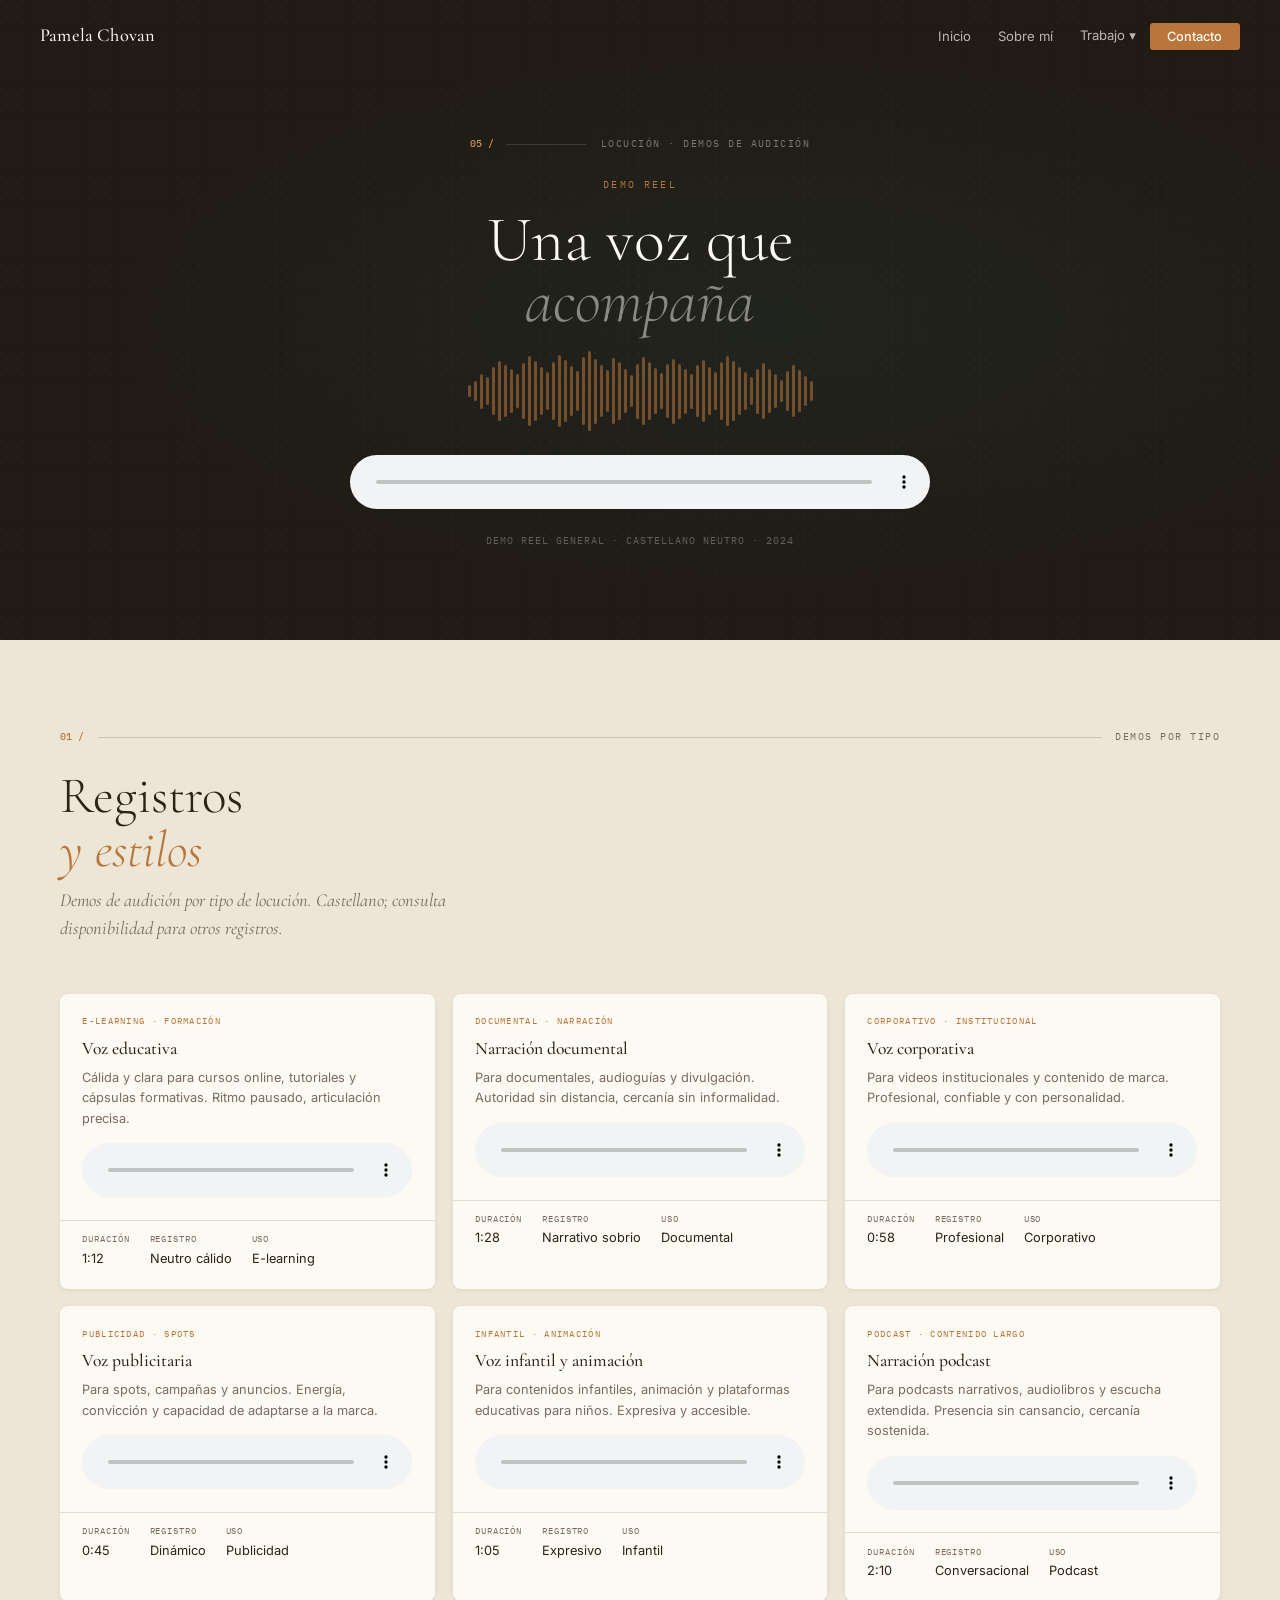
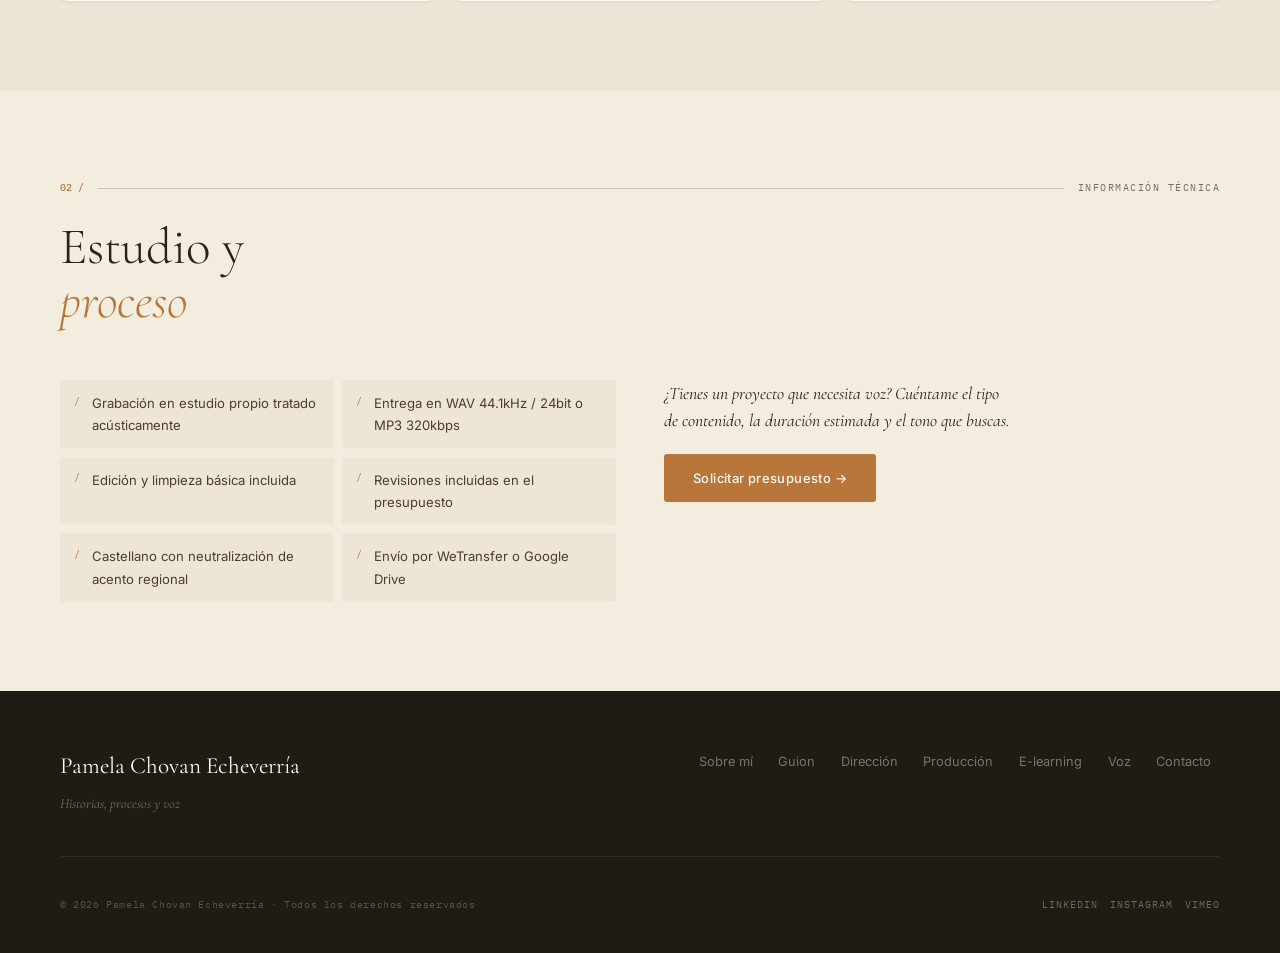
<file: voz.html>
<!DOCTYPE html>
<html lang="es">
<head>
  <meta charset="UTF-8">
  <meta name="viewport" content="width=device-width, initial-scale=1.0">
  <title>Locución — Pamela Chovan Echeverría</title>
  <meta name="description" content="Locución para audiovisuales, e-learning, publicidad y podcasts. Demos de audición disponibles.">
  <link rel="stylesheet" href="css/style.css">
</head>
<body>

<nav class="site-nav" id="site-nav">
  <div class="nav-inner">
    <a href="index.html" class="nav-logo">Pamela Chovan</a>
    <button class="nav-toggle" id="nav-toggle" aria-label="Abrir menú" aria-expanded="false">
      <span></span><span></span><span></span>
    </button>
    <ul class="nav-links" id="nav-links">
      <li><a href="index.html" class="nav-lnk">Inicio</a></li>
      <li><a href="sobre-mi.html" class="nav-lnk">Sobre mí</a></li>
      <li class="nav-dropdown">
        <button class="nav-dropdown-trigger">Trabajo ▾</button>
        <ul class="nav-dropdown-menu">
          <li><a href="guion.html">Guion y asesoría</a></li>
          <li><a href="direccion.html">Dirección</a></li>
          <li><a href="produccion.html">Producción</a></li>
          <li><a href="elearning.html">E-learning</a></li>
          <li><a href="voz.html" style="color:var(--copper);">Locución</a></li>
        </ul>
      </li>
      <li><a href="contacto.html" class="nav-lnk nav-cta">Contacto</a></li>
    </ul>
  </div>
</nav>

<!-- HERO REEL — hero oscuro con waveform -->
<section class="reel-hero" style="padding-top:calc(var(--nav-h) + 4rem);">
  <div class="container">
    <div class="reel-hero__inner reveal">
      <div class="sm sm--lt" style="justify-content:center;">
        <span class="sm__n">05 /</span>
        <span class="sm__l" style="max-width:80px;"></span>
        <span class="sm__t">Locución · demos de audición</span>
      </div>
      <p class="reel-hero__label">Demo reel</p>
      <h1 class="reel-hero__title">Una voz que<br><em>acompaña</em></h1>
      <!-- JS genera las barras de waveform aquí -->
      <div class="reel-hero__wv"></div>
      <!-- EDITAR: guarda assets/audio/reel-general.mp3 para activar el audio -->
      <audio controls preload="none" style="width:100%; max-width:580px; accent-color:var(--copper); margin-inline:auto; display:block;">
        <source src="assets/audio/reel-general.mp3" type="audio/mpeg">
      </audio>
      <p style="font-family:var(--f-m); font-size:.62rem; letter-spacing:.1em; text-transform:uppercase; color:rgba(253,250,243,.3); margin-top:1.5rem;">
        Demo reel general · Castellano neutro · 2024
      </p>
    </div>
  </div>
</section>

<!-- DEMOS POR TIPO -->
<section class="section section--alt">
  <div class="container">
    <div class="section-hd reveal">
      <div class="sm">
        <span class="sm__n">01 /</span>
        <span class="sm__l"></span>
        <span class="sm__t">Demos por tipo</span>
      </div>
      <h2 class="section-title">Registros<br><em>y estilos</em></h2>
      <p class="section-subtitle">Demos de audición por tipo de locución. Castellano; consulta disponibilidad para otros registros.</p>
    </div>
    <div class="audio-grid reveal reveal-delay-1">

      <!-- EDITAR: guarda assets/audio/demo-elearning.mp3 -->
      <div class="ademo">
        <div class="ademo__hd">
          <p class="ademo__type">E-learning · Formación</p>
          <h3 class="ademo__t">Voz educativa</h3>
          <p class="ademo__d">Cálida y clara para cursos online, tutoriales y cápsulas formativas. Ritmo pausado, articulación precisa.</p>
        </div>
        <div class="ademo__player">
          <audio controls preload="none">
            <source src="assets/audio/demo-elearning.mp3" type="audio/mpeg">
          </audio>
        </div>
        <div class="ademo__meta">
          <div class="ademo__mi"><span class="ademo__mi-l">Duración</span><span class="ademo__mi-v">1:12</span></div>
          <div class="ademo__mi"><span class="ademo__mi-l">Registro</span><span class="ademo__mi-v">Neutro cálido</span></div>
          <div class="ademo__mi"><span class="ademo__mi-l">Uso</span><span class="ademo__mi-v">E-learning</span></div>
        </div>
      </div>

      <!-- EDITAR: guarda assets/audio/demo-documental.mp3 -->
      <div class="ademo">
        <div class="ademo__hd">
          <p class="ademo__type">Documental · Narración</p>
          <h3 class="ademo__t">Narración documental</h3>
          <p class="ademo__d">Para documentales, audioguías y divulgación. Autoridad sin distancia, cercanía sin informalidad.</p>
        </div>
        <div class="ademo__player">
          <audio controls preload="none">
            <source src="assets/audio/demo-documental.mp3" type="audio/mpeg">
          </audio>
        </div>
        <div class="ademo__meta">
          <div class="ademo__mi"><span class="ademo__mi-l">Duración</span><span class="ademo__mi-v">1:28</span></div>
          <div class="ademo__mi"><span class="ademo__mi-l">Registro</span><span class="ademo__mi-v">Narrativo sobrio</span></div>
          <div class="ademo__mi"><span class="ademo__mi-l">Uso</span><span class="ademo__mi-v">Documental</span></div>
        </div>
      </div>

      <!-- EDITAR: guarda assets/audio/demo-corporativo.mp3 -->
      <div class="ademo">
        <div class="ademo__hd">
          <p class="ademo__type">Corporativo · Institucional</p>
          <h3 class="ademo__t">Voz corporativa</h3>
          <p class="ademo__d">Para videos institucionales y contenido de marca. Profesional, confiable y con personalidad.</p>
        </div>
        <div class="ademo__player">
          <audio controls preload="none">
            <source src="assets/audio/demo-corporativo.mp3" type="audio/mpeg">
          </audio>
        </div>
        <div class="ademo__meta">
          <div class="ademo__mi"><span class="ademo__mi-l">Duración</span><span class="ademo__mi-v">0:58</span></div>
          <div class="ademo__mi"><span class="ademo__mi-l">Registro</span><span class="ademo__mi-v">Profesional</span></div>
          <div class="ademo__mi"><span class="ademo__mi-l">Uso</span><span class="ademo__mi-v">Corporativo</span></div>
        </div>
      </div>

      <!-- EDITAR: guarda assets/audio/demo-publicidad.mp3 -->
      <div class="ademo">
        <div class="ademo__hd">
          <p class="ademo__type">Publicidad · Spots</p>
          <h3 class="ademo__t">Voz publicitaria</h3>
          <p class="ademo__d">Para spots, campañas y anuncios. Energía, convicción y capacidad de adaptarse a la marca.</p>
        </div>
        <div class="ademo__player">
          <audio controls preload="none">
            <source src="assets/audio/demo-publicidad.mp3" type="audio/mpeg">
          </audio>
        </div>
        <div class="ademo__meta">
          <div class="ademo__mi"><span class="ademo__mi-l">Duración</span><span class="ademo__mi-v">0:45</span></div>
          <div class="ademo__mi"><span class="ademo__mi-l">Registro</span><span class="ademo__mi-v">Dinámico</span></div>
          <div class="ademo__mi"><span class="ademo__mi-l">Uso</span><span class="ademo__mi-v">Publicidad</span></div>
        </div>
      </div>

      <!-- EDITAR: guarda assets/audio/demo-infantil.mp3 -->
      <div class="ademo">
        <div class="ademo__hd">
          <p class="ademo__type">Infantil · Animación</p>
          <h3 class="ademo__t">Voz infantil y animación</h3>
          <p class="ademo__d">Para contenidos infantiles, animación y plataformas educativas para niños. Expresiva y accesible.</p>
        </div>
        <div class="ademo__player">
          <audio controls preload="none">
            <source src="assets/audio/demo-infantil.mp3" type="audio/mpeg">
          </audio>
        </div>
        <div class="ademo__meta">
          <div class="ademo__mi"><span class="ademo__mi-l">Duración</span><span class="ademo__mi-v">1:05</span></div>
          <div class="ademo__mi"><span class="ademo__mi-l">Registro</span><span class="ademo__mi-v">Expresivo</span></div>
          <div class="ademo__mi"><span class="ademo__mi-l">Uso</span><span class="ademo__mi-v">Infantil</span></div>
        </div>
      </div>

      <!-- EDITAR: guarda assets/audio/demo-podcast.mp3 -->
      <div class="ademo">
        <div class="ademo__hd">
          <p class="ademo__type">Podcast · Contenido largo</p>
          <h3 class="ademo__t">Narración podcast</h3>
          <p class="ademo__d">Para podcasts narrativos, audiolibros y escucha extendida. Presencia sin cansancio, cercanía sostenida.</p>
        </div>
        <div class="ademo__player">
          <audio controls preload="none">
            <source src="assets/audio/demo-podcast.mp3" type="audio/mpeg">
          </audio>
        </div>
        <div class="ademo__meta">
          <div class="ademo__mi"><span class="ademo__mi-l">Duración</span><span class="ademo__mi-v">2:10</span></div>
          <div class="ademo__mi"><span class="ademo__mi-l">Registro</span><span class="ademo__mi-v">Conversacional</span></div>
          <div class="ademo__mi"><span class="ademo__mi-l">Uso</span><span class="ademo__mi-v">Podcast</span></div>
        </div>
      </div>

      <!-- AGREGA MÁS DEMOS AQUÍ -->

    </div>
  </div>
</section>

<!-- TÉCNICO + CTA -->
<section class="section">
  <div class="container">
    <div class="section-hd reveal">
      <div class="sm">
        <span class="sm__n">02 /</span>
        <span class="sm__l"></span>
        <span class="sm__t">Información técnica</span>
      </div>
      <h2 class="section-title">Estudio y<br><em>proceso</em></h2>
    </div>
    <div style="display:grid; grid-template-columns:1fr 1fr; gap:3rem;" class="reveal reveal-delay-1">
      <div class="svc-grid">
        <div class="svc">Grabación en estudio propio tratado acústicamente</div>
        <div class="svc">Entrega en WAV 44.1kHz / 24bit o MP3 320kbps</div>
        <div class="svc">Edición y limpieza básica incluida</div>
        <div class="svc">Revisiones incluidas en el presupuesto</div>
        <div class="svc">Castellano con neutralización de acento regional</div>
        <div class="svc">Envío por WeTransfer o Google Drive</div>
      </div>
      <div>
        <p style="font-family:var(--f-d); font-style:italic; font-size:1.1rem; color:var(--text); line-height:1.55; margin-bottom:1.25rem; max-width:44ch;">
          ¿Tienes un proyecto que necesita voz? Cuéntame el tipo de contenido, la duración estimada y el tono que buscas.
        </p>
        <a href="contacto.html" class="btn btn-copper">Solicitar presupuesto →</a>
      </div>
    </div>
  </div>
</section>

<footer class="site-footer">
  <div class="footer-inner">
    <div class="footer-top">
      <div>
        <p class="footer-logo">Pamela Chovan Echeverría</p>
        <p class="footer-tagline">Historias, procesos y voz</p>
      </div>
      <nav class="footer-nav">
        <a href="sobre-mi.html">Sobre mí</a>
        <a href="guion.html">Guion</a>
        <a href="direccion.html">Dirección</a>
        <a href="produccion.html">Producción</a>
        <a href="elearning.html">E-learning</a>
        <a href="voz.html">Voz</a>
        <a href="contacto.html">Contacto</a>
      </nav>
    </div>
    <div class="footer-bot">
      <p class="footer-copy">© 2026 Pamela Chovan Echeverría · Todos los derechos reservados</p>
      <div class="footer-social">
        <a href="#" target="_blank" rel="noopener">LinkedIn</a>
        <a href="#" target="_blank" rel="noopener">Instagram</a>
        <a href="#" target="_blank" rel="noopener">Vimeo</a>
      </div>
    </div>
  </div>
</footer>
<script src="js/main.js"></script>
</body>
</html>
</file>
<file: css/style.css>
/* ═══════════════════════════════════════════════════════════════
   PAMELA CHOVAN ECHEVERRÍA — BITÁCORA · Portafolio
   Design system v2 · Cormorant Garamond + Inter + IBM Plex Mono
   ═══════════════════════════════════════════════════════════════ */

@import url('https://fonts.googleapis.com/css2?family=Cormorant+Garamond:ital,wght@0,300;0,400;0,500;0,600;1,300;1,400;1,500;1,600&family=IBM+Plex+Mono:wght@400;500&family=Inter:wght@300;400;500;600&display=swap');

/* ─── TOKENS ─── */
:root {
  --ivory:     #F3EDE0;
  --paper:     #EDE5D5;
  --paper-dk:  #E0D6C5;
  --ink:       #1A1410;
  --carbon:    #201B15;
  --carbon-l:  #2E2820;
  --text:      #2C2216;
  --text-md:   #4A3D34;
  --muted:     #7A6B60;
  --border:    #CEC2B2;
  --border-l:  #E4DBD0;
  --copper:    #B8763A;
  --copper-h:  #9E6228;
  --copper-l:  #D4975A;
  --copper-xl: #EDD9BF;
  --teal:      #254740;
  --teal-l:    #3A6A60;
  --white:     #FDFAF3;
  --f-d: 'Cormorant Garamond', Georgia, serif;
  --f-b: 'Inter', system-ui, sans-serif;
  --f-m: 'IBM Plex Mono', 'Courier New', monospace;
  --sh-sm: 0 1px 4px rgba(26,20,10,.07);
  --sh-md: 0 4px 20px rgba(26,20,10,.1);
  --sh-lg: 0 8px 40px rgba(26,20,10,.13);
  --sh-xl: 0 20px 60px rgba(26,20,10,.17);
  --ease:  cubic-bezier(.4,0,.2,1);
  --t:     .3s var(--ease);
  --r:     3px;
  --rm:    8px;
  --rl:    14px;
  --nav-h: 72px;
}

/* ─── RESET ─── */
*, *::before, *::after { box-sizing: border-box; margin: 0; padding: 0; }
html { font-size: 16px; -webkit-font-smoothing: antialiased; scroll-behavior: smooth; }
body { background: var(--ivory); font-family: var(--f-b); color: var(--text); line-height: 1.7; }
img, video { display: block; max-width: 100%; }
a { color: inherit; text-decoration: none; }
ul { list-style: none; }
button { cursor: pointer; border: none; background: none; font: inherit; }
input, textarea, select { font: inherit; }

/* ─── CONTAINER ─── */
.container { max-width: 1240px; margin-inline: auto; padding-inline: clamp(1.25rem, 4vw, 2.5rem); }
.container--sm { max-width: 860px; margin-inline: auto; padding-inline: clamp(1.25rem, 4vw, 2.5rem); }

/* ─── SCENE MARKER ─── */
.sm { display: flex; align-items: center; gap: .85rem; margin-bottom: 1.5rem; }
.sm__n { font-family: var(--f-m); font-size: .62rem; font-weight: 500; color: var(--copper); flex-shrink: 0; }
.sm__l { height: 1px; background: var(--border); flex: 1; }
.sm__t { font-family: var(--f-m); font-size: .62rem; letter-spacing: .15em; text-transform: uppercase; color: var(--muted); flex-shrink: 0; }
.sm--lt .sm__l { background: rgba(255,255,255,.12); }
.sm--lt .sm__t { color: rgba(255,255,255,.4); }
.sm--lt .sm__n { color: var(--copper-l); }

/* ─── BUTTONS ─── */
.btn { display: inline-flex; align-items: center; gap: .45rem; padding: .72rem 1.75rem; font-family: var(--f-b); font-size: .81rem; font-weight: 500; letter-spacing: .03em; border-radius: var(--r); transition: all var(--t); white-space: nowrap; cursor: pointer; }
.btn-copper { background: var(--copper); color: var(--white); border: 1px solid transparent; }
.btn-copper:hover { background: var(--copper-h); transform: translateY(-1px); box-shadow: var(--sh-md); }
.btn-outline { border: 1px solid var(--copper); color: var(--copper); background: transparent; }
.btn-outline:hover { background: var(--copper); color: var(--white); }
.btn-ghost-lt { border: 1px solid rgba(255,255,255,.22); color: rgba(255,255,255,.75); background: transparent; }
.btn-ghost-lt:hover { border-color: var(--copper-l); color: var(--copper-l); }
.btn-teal { background: var(--teal); color: var(--white); border: 1px solid transparent; }
.btn-teal:hover { background: var(--teal-l); transform: translateY(-1px); box-shadow: var(--sh-md); }
.btn-dk { background: var(--text); color: var(--white); border: 1px solid transparent; }
.btn-dk:hover { background: var(--carbon); transform: translateY(-1px); }
.btn-sm { padding: .45rem 1rem; font-size: .75rem; }
.btn-group { display: flex; gap: .7rem; flex-wrap: wrap; align-items: center; }

/* ─── TAGS ─── */
.tag { display: inline-flex; padding: .18rem .6rem; font-family: var(--f-m); font-size: .6rem; letter-spacing: .07em; text-transform: uppercase; border-radius: 2rem; }
.tag-c { background: var(--copper-xl); color: var(--copper-h); }
.tag-t { background: rgba(37,71,64,.1); color: var(--teal); }
.tag-g { background: var(--paper); color: var(--muted); }

/* ─── NAV ─── */
.site-nav {
  position: fixed; top: 0; left: 0; right: 0; z-index: 100;
  height: var(--nav-h);
  display: flex; align-items: center;
  padding-inline: clamp(1.25rem, 4vw, 2.5rem);
  transition: background var(--t), border-color var(--t), box-shadow var(--t);
  background: transparent;
  border-bottom: 1px solid transparent;
}
.site-nav.nav-scrolled {
  background: var(--white);
  border-color: var(--border-l);
  box-shadow: var(--sh-sm);
}
.nav-inner { display: flex; align-items: center; justify-content: space-between; width: 100%; }
.nav-logo {
  font-family: var(--f-d); font-size: 1.15rem; font-weight: 500; letter-spacing: .01em;
  color: var(--white); transition: color var(--t);
}
.site-nav.nav-scrolled .nav-logo { color: var(--text); }
.nav-logo--dark { color: var(--text); }
.site-nav.nav-scrolled .nav-logo--dark { color: var(--text); }
.nav-links { display: flex; align-items: center; gap: .05rem; }
.nav-lnk {
  font-size: .82rem; font-weight: 400; color: rgba(253,250,243,.7);
  padding: .38rem .82rem; border-radius: var(--r); transition: all var(--t);
}
.nav-lnk:hover, .nav-lnk.active { color: var(--copper-l); }
.site-nav.nav-scrolled .nav-lnk { color: var(--text-md); }
.site-nav.nav-scrolled .nav-lnk:hover,
.site-nav.nav-scrolled .nav-lnk.active { color: var(--copper); }
.nav-lnk--dark { color: var(--text-md); }
.nav-lnk--dark:hover, .nav-lnk--dark.active { color: var(--copper); }
.nav-cta {
  font-size: .8rem; font-weight: 500; background: var(--copper);
  color: var(--white) !important; padding: .4rem 1.1rem; border-radius: var(--r);
  transition: background var(--t);
}
.nav-cta:hover { background: var(--copper-h) !important; }

/* Dropdown */
.nav-dropdown { position: relative; }
.nav-dropdown-trigger {
  font-size: .82rem; font-weight: 400; color: rgba(253,250,243,.7);
  padding: .38rem .82rem; border-radius: var(--r); transition: color var(--t);
  display: flex; align-items: center; gap: .3rem;
}
.nav-dropdown-trigger:hover { color: var(--copper-l); }
.site-nav.nav-scrolled .nav-dropdown-trigger { color: var(--text-md); }
.site-nav.nav-scrolled .nav-dropdown-trigger:hover { color: var(--copper); }
.nav-dropdown-trigger--dark { color: var(--text-md); }
.nav-dropdown-trigger--dark:hover { color: var(--copper); }
.nav-dropdown-menu {
  position: absolute; top: calc(100% + .5rem); left: 0;
  background: var(--white); border: 1px solid var(--border-l);
  border-radius: var(--rm); padding: .5rem; min-width: 200px;
  box-shadow: var(--sh-lg); opacity: 0; pointer-events: none;
  transform: translateY(-6px); transition: all .22s var(--ease);
}
.nav-dropdown:hover .nav-dropdown-menu,
.nav-dropdown:focus-within .nav-dropdown-menu { opacity: 1; pointer-events: all; transform: translateY(0); }
.nav-dropdown-menu li a {
  display: block; padding: .5rem .85rem; font-size: .82rem; color: var(--text-md);
  border-radius: var(--r); transition: all var(--t);
}
.nav-dropdown-menu li a:hover { background: var(--paper); color: var(--copper); }

/* Mobile toggle */
.nav-toggle {
  display: none; flex-direction: column; gap: 5px;
  padding: .4rem; border-radius: var(--r);
}
.nav-toggle span {
  display: block; width: 22px; height: 1.5px;
  background: var(--white); border-radius: 1px; transition: all .25s var(--ease);
}
.site-nav.nav-scrolled .nav-toggle span { background: var(--text); }
.nav-toggle--dark span { background: var(--text); }
.nav-toggle.open span:nth-child(1) { transform: translateY(6.5px) rotate(45deg); }
.nav-toggle.open span:nth-child(2) { opacity: 0; transform: scaleX(0); }
.nav-toggle.open span:nth-child(3) { transform: translateY(-6.5px) rotate(-45deg); }

/* ─── PAGE PADDING ─── */
.page-padded { padding-top: var(--nav-h); }

/* ─── HERO HOME — SALA OSCURA ─── */
.hero-home {
  background: var(--carbon); min-height: 100svh;
  display: flex; align-items: flex-end; position: relative; overflow: hidden;
}
.hero-home::before {
  content: ''; position: absolute; inset: 0; pointer-events: none;
  background:
    radial-gradient(ellipse at 75% 40%, rgba(184,118,58,.1) 0%, transparent 55%),
    radial-gradient(ellipse at 20% 80%, rgba(37,71,64,.15) 0%, transparent 50%);
}
.hero-home::after {
  content: ''; position: absolute; inset: 0; pointer-events: none;
  background-image:
    radial-gradient(circle at 1px 1px, rgba(180,140,80,.07) 1px, transparent 0),
    radial-gradient(circle at 8px 8px, rgba(180,140,80,.04) 1px, transparent 0);
  background-size: 11px 11px, 22px 22px;
}
.hero-home__ov {
  position: absolute; inset: 0; pointer-events: none;
  background: linear-gradient(to top, rgba(26,20,16,.97) 0%, rgba(26,20,16,.42) 45%, rgba(26,20,16,.12) 100%);
}
.hero-home__bg {
  position: absolute; inset: 0; overflow: hidden; background: var(--carbon);
}
.hero-home__bg img { width: 100%; height: 100%; object-fit: cover; opacity: .35; }
.hero-home__cnt {
  position: relative; z-index: 2;
  padding: 4rem clamp(1.5rem,5vw,3rem) clamp(4rem,8vw,7rem); width: 100%;
}
.hero-home__over { font-family: var(--f-m); font-size: .62rem; letter-spacing: .22em; text-transform: uppercase; color: var(--copper); margin-bottom: 1.75rem; }
.hero-home__name { font-family: var(--f-d); font-weight: 300; font-size: clamp(3.5rem,9vw,8.5rem); line-height: .88; color: var(--white); margin-bottom: .1rem; }
.hero-home__name-it { font-family: var(--f-d); font-style: italic; font-weight: 300; font-size: clamp(2.6rem,7vw,7rem); line-height: .92; color: rgba(253,250,243,.42); margin-bottom: 1.75rem; }
.hero-home__roles { font-family: var(--f-m); font-size: .63rem; letter-spacing: .1em; color: rgba(253,250,243,.38); text-transform: uppercase; margin-bottom: 1.5rem; line-height: 2.4; }
.hero-home__roles span { color: rgba(253,250,243,.72); }
.hero-home__claim { font-family: var(--f-d); font-style: italic; font-weight: 300; font-size: clamp(1.05rem,2vw,1.48rem); color: rgba(253,250,243,.78); max-width: 52ch; line-height: 1.5; margin-bottom: 2.5rem; }
.hero-home__claim em { font-style: normal; color: var(--copper-l); }

/* ─── HERO PAGE ─── */
.hero-page {
  background: var(--carbon); min-height: 340px;
  display: flex; align-items: flex-end; position: relative; overflow: hidden;
  padding-top: var(--nav-h);
}
.hero-page::before {
  content: ''; position: absolute; inset: 0; pointer-events: none;
  background: radial-gradient(ellipse at 70% 30%, rgba(184,118,58,.08) 0%, transparent 60%);
}
.hero-page::after {
  content: ''; position: absolute; inset: 0; pointer-events: none;
  background-image:
    radial-gradient(circle at 1px 1px, rgba(180,140,80,.06) 1px, transparent 0),
    radial-gradient(circle at 8px 8px, rgba(180,140,80,.03) 1px, transparent 0);
  background-size: 11px 11px, 22px 22px;
}
.hero-page__ov {
  position: absolute; inset: 0; pointer-events: none;
  background: linear-gradient(to top, rgba(26,20,16,.97) 0%, rgba(26,20,16,.5) 60%, rgba(26,20,16,.2) 100%);
}
.hero-page__cnt {
  position: relative; z-index: 2;
  padding: 3rem 0 clamp(2.5rem,5vw,4.5rem); width: 100%;
}
.hero-page__area { font-family: var(--f-m); font-size: .62rem; letter-spacing: .22em; text-transform: uppercase; color: var(--copper); margin-bottom: .85rem; }
.hero-page__n { font-family: var(--f-m); font-size: .6rem; color: rgba(253,250,243,.28); margin-bottom: .25rem; letter-spacing: .1em; }
.hero-page__title { font-family: var(--f-d); font-weight: 300; font-size: clamp(2.8rem,6vw,5.5rem); line-height: .92; color: var(--white); margin-bottom: 1.25rem; }
.hero-page__title em { font-style: italic; color: rgba(253,250,243,.5); }
.hero-page__intro { font-family: var(--f-d); font-style: italic; font-size: clamp(1rem,1.7vw,1.25rem); color: rgba(253,250,243,.72); max-width: 58ch; line-height: 1.52; }
.hero-page--teal { background: var(--teal); }
.hero-page--teal::before { background: radial-gradient(ellipse at 70% 30%, rgba(58,106,96,.4) 0%, transparent 60%); }

/* ─── SECTION ─── */
.section { padding: clamp(4rem,7vw,6.5rem) 0; }
.section--alt { background: var(--paper); }
.section--dk { background: var(--carbon); }
.section--ivory { background: var(--ivory); }
.section-hd { margin-bottom: clamp(2.5rem,4vw,4rem); }
.section-hd--center { text-align: center; }
.section-hd--center .sm { justify-content: center; }
.section-hd--center .sm__l { max-width: 80px; }
.section-title { font-family: var(--f-d); font-weight: 300; font-size: clamp(2rem,4vw,3.2rem); line-height: 1.05; color: var(--text); }
.section-title em { font-style: italic; color: var(--copper); }
.section-title--lt { color: var(--white); }
.section-subtitle { font-family: var(--f-d); font-style: italic; font-size: clamp(.95rem,1.5vw,1.15rem); color: var(--muted); max-width: 58ch; line-height: 1.55; margin-top: .5rem; }
.section-subtitle--lt { color: rgba(253,250,243,.55); }
.section-divider { width: 1px; height: 48px; background: linear-gradient(to bottom, transparent, var(--border), transparent); margin-block: 1.5rem; }
.section-divider--center { margin-inline: auto; }

/* ─── DECLARACIÓN HOME ─── */
.decl { background: var(--ivory); padding: clamp(4.5rem,8vw,7.5rem) 0; }
.decl__txt { font-family: var(--f-d); font-weight: 300; font-size: clamp(1.5rem,3vw,2.5rem); line-height: 1.42; color: var(--text); max-width: 820px; margin-inline: auto; text-align: center; }
.decl__txt em { font-style: italic; color: var(--copper); }
.decl__div { width: 1px; height: 52px; background: linear-gradient(to bottom, transparent, var(--border), transparent); margin: 2.25rem auto; }
.decl__sub { font-size: .92rem; color: var(--muted); max-width: 52ch; margin-inline: auto; text-align: center; }

/* ─── ÁREAS ─── */
.areas-grid { display: grid; grid-template-columns: repeat(5, 1fr); gap: 1px; background: var(--border); border: 1px solid var(--border); border-radius: var(--rl); overflow: hidden; }
.acard { background: var(--ivory); padding: 1.85rem 1.6rem; transition: all var(--t); cursor: pointer; position: relative; overflow: hidden; text-decoration: none; display: block; }
.acard::after { content: ''; position: absolute; bottom: 0; left: 0; right: 0; height: 2px; background: var(--copper); transform: scaleX(0); transform-origin: left; transition: transform .4s var(--ease); }
.acard:hover { background: var(--white); }
.acard:hover::after { transform: scaleX(1); }
.acard__n { font-family: var(--f-m); font-size: .6rem; color: var(--copper); margin-bottom: 1.1rem; letter-spacing: .1em; }
.acard__t { font-family: var(--f-d); font-size: 1.08rem; font-weight: 500; color: var(--text); line-height: 1.2; margin-bottom: .65rem; }
.acard__d { font-size: .79rem; color: var(--muted); line-height: 1.65; margin-bottom: 1.1rem; }
.acard__lnk { font-family: var(--f-m); font-size: .6rem; letter-spacing: .12em; text-transform: uppercase; color: var(--copper); display: inline-flex; align-items: center; gap: .35rem; }

/* ─── PROJECT CARDS ─── */
.project-grid { display: grid; grid-template-columns: repeat(auto-fill, minmax(340px, 1fr)); gap: 1.75rem; }
.project-grid--2 { grid-template-columns: repeat(2, 1fr); }
.pcard { background: var(--white); border-radius: var(--rm); overflow: hidden; box-shadow: var(--sh-sm); transition: all var(--t); display: flex; flex-direction: column; }
.pcard:hover { box-shadow: var(--sh-lg); transform: translateY(-3px); }
.pcard-med { position: relative; aspect-ratio: 16/9; overflow: hidden; background: var(--carbon); }
.pcard-med img { width: 100%; height: 100%; object-fit: cover; transition: transform .65s var(--ease); }
.pcard:hover .pcard-med img { transform: scale(1.04); }
.pcard-med__ph { display: none; }
.pcard-med__badge { position: absolute; top: .7rem; right: .7rem; background: rgba(26,20,16,.72); color: rgba(253,250,243,.85); font-family: var(--f-m); font-size: .58rem; letter-spacing: .1em; text-transform: uppercase; padding: .22rem .6rem; border-radius: 2rem; backdrop-filter: blur(4px); }
.pcard-med__badge--c { background: var(--copper); color: var(--white); }
.pcard-med--cinema { background: linear-gradient(135deg, #1A1410, #2C2420); }
.pcard-med--teal { background: linear-gradient(135deg, var(--teal), #1A3430); aspect-ratio: 4/3; }
.pcard-med--audio { background: linear-gradient(135deg, #1A1C20, #252830); aspect-ratio: 2/1; display: flex; align-items: center; justify-content: center; flex-direction: column; gap: 1rem; }
.pcard-med--guion { background: linear-gradient(160deg, #1A1410 0%, #3D2E20 100%); }
.pcard-body { padding: 1.35rem 1.55rem 1.55rem; flex: 1; display: flex; flex-direction: column; }
.pcard-meta-row { display: flex; align-items: center; gap: .55rem; margin-bottom: .55rem; flex-wrap: wrap; }
.pcard-meta { font-family: var(--f-m); font-size: .59rem; letter-spacing: .1em; text-transform: uppercase; color: var(--muted); }
.pcard-sep { color: var(--border); font-size: .5rem; }
.pcard-title { font-family: var(--f-d); font-size: 1.25rem; font-weight: 500; color: var(--text); line-height: 1.2; margin-bottom: .5rem; }
.pcard-logline { font-family: var(--f-d); font-style: italic; font-size: .9rem; color: var(--muted); line-height: 1.55; padding: .8rem 1rem; border-left: 2px solid var(--copper-xl); background: var(--paper); border-radius: 0 var(--r) var(--r) 0; margin-bottom: .9rem; }
.pcard-desc { font-size: .83rem; color: var(--muted); line-height: 1.65; flex: 1; margin-bottom: .9rem; }
.pcard-dets { display: grid; grid-template-columns: 1fr 1fr; gap: .45rem .9rem; padding-top: .8rem; border-top: 1px solid var(--border-l); margin-bottom: .9rem; }
.pcard-det { display: flex; flex-direction: column; gap: .08rem; }
.pcard-det__l { font-family: var(--f-m); font-size: .56rem; letter-spacing: .1em; text-transform: uppercase; color: var(--muted); }
.pcard-det__v { font-size: .8rem; color: var(--text); }
.pcard-tags { display: flex; flex-wrap: wrap; gap: .3rem; margin-bottom: .9rem; }
.pcard-acts { display: flex; gap: .55rem; flex-wrap: wrap; }

/* ─── FEATURED PROJECT CARDS (index — "Trabajo seleccionado") ─── */
.project-grid--featured { align-items: stretch; }
.project-grid--featured .pcard { height: 100%; }
.pcard--featured .pcard-med { aspect-ratio: 3/2; }
.pcard--featured .pcard-med img { position: absolute; inset: 0; width: 100%; height: 100%; object-fit: cover; transition: transform .65s var(--ease); }
.pcard--featured:hover .pcard-med img { transform: scale(1.04); }
.pcard-med__ov { position: absolute; inset: 0; background: linear-gradient(to bottom, rgba(26,20,16,.1) 0%, rgba(26,20,16,.55) 100%); pointer-events: none; }
.pcard--featured .pcard-med__ph { font-size: .65rem; color: rgba(253,250,243,.22); letter-spacing: .12em; }
.pcard--featured .pcard-acts { margin-top: auto; }

/* ─── FICHA TÉCNICA EXPANDIDA ─── */
.ficha-toggle {
  display: inline-flex; align-items: center; gap: .55rem;
  font-family: var(--f-m); font-size: .62rem; letter-spacing: .14em; text-transform: uppercase;
  color: var(--copper); cursor: pointer; transition: color var(--t); border: none; background: none; padding: .45rem 0;
}
.ficha-toggle:hover { color: var(--copper-h); }
.ficha-toggle__icon { width: 16px; height: 16px; border-radius: 50%; border: 1px solid var(--copper); display: flex; align-items: center; justify-content: center; font-size: .7rem; line-height: 1; transition: transform var(--t), background var(--t), color var(--t); color: var(--copper); }
.ficha-toggle[aria-expanded="true"] .ficha-toggle__icon { transform: rotate(45deg); background: var(--copper); color: var(--white); }
.ficha-body { max-height: 0; overflow: hidden; transition: max-height .45s var(--ease); }
.ficha-body.open { max-height: 1400px; }
.ficha-inner { background: var(--paper); border-radius: var(--rm); padding: 1.5rem; margin-top: .75rem; }
.ficha-grid { display: grid; grid-template-columns: repeat(3, 1fr); gap: .65rem 1.75rem; margin-bottom: 1.25rem; }
.ficha-f { display: flex; flex-direction: column; gap: .12rem; }
.ficha-f__l { font-family: var(--f-m); font-size: .56rem; letter-spacing: .12em; text-transform: uppercase; color: var(--muted); }
.ficha-f__v { font-size: .83rem; color: var(--text); font-weight: 500; }
.ficha-sec { font-family: var(--f-m); font-size: .58rem; letter-spacing: .15em; text-transform: uppercase; color: var(--copper); margin-bottom: .5rem; padding-bottom: .38rem; border-bottom: 1px solid var(--border-l); margin-top: 1.25rem; }
.ficha-txt { font-size: .86rem; color: var(--text-md); line-height: 1.72; max-width: 66ch; }

/* ─── WAVEFORM ─── */
.waveform { display: flex; align-items: center; gap: 3px; padding: 0 1.5rem; height: 60px; }
.wv { width: 3px; border-radius: 2px; background: rgba(184,118,58,.5); }
.reel-hero__wv .wv { background: rgba(184,118,58,.55); }

/* ─── VOICE REEL HERO ─── */
.reel-hero { background: var(--carbon); padding: clamp(4rem,7vw,6rem) 0; position: relative; overflow: hidden; }
.reel-hero::before { content: ''; position: absolute; inset: 0; background: radial-gradient(ellipse at 60% 50%, rgba(37,71,64,.2) 0%, transparent 60%); pointer-events: none; }
.reel-hero::after { content: ''; position: absolute; inset: 0; background-image: radial-gradient(circle at 1px 1px, rgba(180,140,80,.06) 1px, transparent 0); background-size: 11px 11px; pointer-events: none; }
.reel-hero__inner { position: relative; z-index: 1; text-align: center; }
.reel-hero__label { font-family: var(--f-m); font-size: .62rem; letter-spacing: .22em; text-transform: uppercase; color: var(--copper); margin-bottom: 1rem; }
.reel-hero__title { font-family: var(--f-d); font-weight: 300; font-size: clamp(2.5rem,5vw,4.5rem); color: var(--white); line-height: .95; margin-bottom: 1.5rem; }
.reel-hero__title em { font-style: italic; color: rgba(253,250,243,.48); }
.reel-hero__wv { display: flex; align-items: center; justify-content: center; gap: 3px; height: 72px; margin-bottom: 1.75rem; }

/* ─── AUDIO DEMOS ─── */
.audio-grid { display: grid; grid-template-columns: repeat(3, 1fr); gap: 1.1rem; }
.ademo { background: var(--white); border-radius: var(--rm); overflow: hidden; box-shadow: var(--sh-sm); transition: box-shadow var(--t); }
.ademo:hover { box-shadow: var(--sh-md); }
.ademo__hd { padding: 1.2rem 1.4rem 0; }
.ademo__type { font-family: var(--f-m); font-size: .58rem; letter-spacing: .14em; text-transform: uppercase; color: var(--copper); margin-bottom: .3rem; }
.ademo__t { font-family: var(--f-d); font-size: 1.1rem; font-weight: 500; color: var(--text); margin-bottom: .25rem; }
.ademo__d { font-size: .8rem; color: var(--muted); line-height: 1.6; }
.ademo__player { padding: .9rem 1.4rem; }
.ademo__player audio { width: 100%; accent-color: var(--copper); }
.ademo__meta { padding: .65rem 1.4rem 1.2rem; display: flex; gap: 1.25rem; flex-wrap: wrap; border-top: 1px solid var(--border-l); }
.ademo__mi { display: flex; flex-direction: column; gap: .08rem; }
.ademo__mi-l { font-family: var(--f-m); font-size: .56rem; letter-spacing: .1em; text-transform: uppercase; color: var(--muted); }
.ademo__mi-v { font-size: .8rem; color: var(--text); }

/* ─── GALLERY AUDIOVISUAL ─── */
.gallery { display: grid; grid-template-columns: 2fr 1fr 1fr; grid-template-rows: 270px 200px; gap: 7px; }
.gi { background: var(--carbon); border-radius: var(--r); overflow: hidden; position: relative; cursor: pointer; }
.gi:first-child { grid-row: 1 / 3; }
.gi__ph { width: 100%; height: 100%; display: flex; align-items: center; justify-content: center; background: linear-gradient(135deg, #1A1410, #2C2420); color: rgba(253,250,243,.12); font-family: var(--f-m); font-size: .58rem; text-align: center; }
.gi__ov { position: absolute; inset: 0; display: flex; align-items: center; justify-content: center; background: rgba(26,20,16,.42); transition: background var(--t); }
.gi:hover .gi__ov { background: rgba(26,20,16,.2); }
.gi__info { position: absolute; bottom: 0; left: 0; right: 0; padding: .75rem .9rem; background: linear-gradient(to top, rgba(26,20,16,.88), transparent); }
.gi__ttl { font-family: var(--f-d); font-size: .95rem; font-weight: 400; color: var(--white); }
.gi__mt { font-family: var(--f-m); font-size: .57rem; letter-spacing: .1em; text-transform: uppercase; color: rgba(253,250,243,.42); margin-top: .15rem; }
.play-c { width: 48px; height: 48px; border-radius: 50%; background: rgba(184,118,58,.85); display: flex; align-items: center; justify-content: center; transition: all var(--t); }
.gi:hover .play-c { background: var(--copper); transform: scale(1.08); }
.play-tri { width: 0; height: 0; border-left: 15px solid white; border-top: 9px solid transparent; border-bottom: 9px solid transparent; margin-left: 3px; }

/* ─── E-LEARNING CASE STUDY ─── */
.el-card { background: var(--white); border-radius: var(--rm); overflow: hidden; box-shadow: var(--sh-md); display: grid; grid-template-columns: 280px 1fr; }
.el-vis { background: linear-gradient(145deg, var(--teal), #1A3832); padding: 2rem; display: flex; flex-direction: column; gap: 1.1rem; position: relative; }
.el-vis::before { content: ''; position: absolute; inset: 0; background: radial-gradient(ellipse at 80% 20%, rgba(58,106,96,.5) 0%, transparent 60%); pointer-events: none; }
.el-badge { font-family: var(--f-m); font-size: .58rem; letter-spacing: .12em; text-transform: uppercase; color: rgba(253,250,243,.5); background: rgba(255,255,255,.1); padding: .22rem .6rem; border-radius: 2rem; display: inline-flex; align-self: flex-start; position: relative; z-index: 1; }
.el-ttl { font-family: var(--f-d); font-size: 1.45rem; font-weight: 400; color: var(--white); line-height: 1.15; position: relative; z-index: 1; }
.el-stats { display: flex; flex-direction: column; gap: .55rem; margin-top: auto; position: relative; z-index: 1; }
.el-stat { display: flex; align-items: center; gap: .65rem; }
.el-stat__ic { width: 26px; height: 26px; border-radius: 50%; background: rgba(255,255,255,.1); display: flex; align-items: center; justify-content: center; font-size: .7rem; color: rgba(253,250,243,.65); flex-shrink: 0; }
.el-stat__t { font-size: .8rem; color: rgba(253,250,243,.7); }
.el-body { padding: 2rem; display: flex; flex-direction: column; }
.el-case { display: flex; flex-direction: column; gap: .7rem; margin-bottom: 1.5rem; }
.el-row { display: grid; grid-template-columns: 80px 1fr; gap: .5rem .75rem; align-items: start; }
.el-lbl { font-family: var(--f-m); font-size: .57rem; letter-spacing: .1em; text-transform: uppercase; color: var(--teal); padding-top: .1rem; }
.el-val { font-size: .83rem; color: var(--text-md); line-height: 1.6; }
.el-tools { display: flex; flex-wrap: wrap; gap: .35rem; }
.el-grid { display: flex; flex-direction: column; gap: 1.75rem; }

/* ─── ABOUT ─── */
.about-layout { display: grid; grid-template-columns: 300px 1fr; gap: 4.5rem; align-items: start; }
.about-photo { border-radius: var(--rm); overflow: hidden; aspect-ratio: 3/4; background: var(--paper-dk); position: relative; }
.about-photo img { width: 100%; height: 100%; object-fit: cover; }
.about-photo__ph { position: absolute; inset: 0; display: flex; align-items: center; justify-content: center; color: var(--muted); font-family: var(--f-m); font-size: .6rem; text-align: center; line-height: 2; padding: 1rem; }
.about-strip { position: absolute; bottom: 0; left: 0; right: 0; height: 3px; background: linear-gradient(to right, var(--copper), var(--teal)); }
.about-lead { font-family: var(--f-d); font-size: clamp(1.1rem,2vw,1.28rem); font-style: italic; color: var(--text); line-height: 1.55; margin-bottom: 1.35rem; max-width: 54ch; }
.about-p { font-size: .9rem; color: var(--muted); line-height: 1.75; max-width: 58ch; margin-bottom: 1.1rem; }
.about-hl { padding-left: 1.4rem; border-left: 2px solid var(--copper); margin-block: 1.5rem; }
.about-hl p { font-family: var(--f-d); font-size: 1.1rem; font-style: italic; color: var(--text); line-height: 1.5; }
.timeline { display: flex; flex-direction: column; gap: 1.35rem; }
.tl-item { display: grid; grid-template-columns: 110px 1fr; gap: .5rem 1.5rem; align-items: start; padding-bottom: 1.35rem; border-bottom: 1px solid var(--border-l); }
.tl-item:last-child { border-bottom: none; padding-bottom: 0; }
.tl-yr { font-family: var(--f-m); font-size: .62rem; color: var(--copper); letter-spacing: .08em; padding-top: .25rem; }
.tl-body__t { font-size: .9rem; font-weight: 500; color: var(--text); margin-bottom: .18rem; }
.tl-body__d { font-size: .83rem; color: var(--muted); line-height: 1.65; }

/* ─── CONTACT ─── */
.contact-layout { display: grid; grid-template-columns: 1fr 1.5fr; gap: 5rem; align-items: start; }
.contact-name { font-family: var(--f-d); font-size: 2.25rem; font-weight: 400; color: var(--text); margin-bottom: .3rem; }
.contact-tag { font-family: var(--f-d); font-style: italic; font-size: .95rem; color: var(--muted); margin-bottom: 1.75rem; }
.contact-det { display: flex; gap: 1rem; margin-bottom: .9rem; align-items: flex-start; }
.contact-det__l { font-family: var(--f-m); font-size: .58rem; letter-spacing: .1em; text-transform: uppercase; color: var(--muted); min-width: 72px; padding-top: .22rem; flex-shrink: 0; }
.contact-det__v { font-size: .88rem; color: var(--text); line-height: 1.6; }
.contact-det__v a:hover { color: var(--copper); }
.contact-social { display: flex; flex-wrap: wrap; gap: .5rem; margin-top: 1.75rem; }
.social-lnk { font-family: var(--f-m); font-size: .62rem; letter-spacing: .12em; text-transform: uppercase; padding: .38rem .85rem; border: 1px solid var(--border); border-radius: var(--r); color: var(--muted); transition: all var(--t); }
.social-lnk:hover { border-color: var(--copper); color: var(--copper); }
.avail-list { display: flex; flex-direction: column; gap: .6rem; margin-top: 1.5rem; }
.avail-item { display: flex; align-items: center; gap: .75rem; font-size: .85rem; color: var(--text-md); }
.avail-item::before { content: '/'; font-family: var(--f-m); font-size: .65rem; color: var(--copper); flex-shrink: 0; }

/* Form */
.form-g { display: flex; flex-direction: column; gap: .4rem; margin-bottom: 1rem; }
.form-lbl { font-family: var(--f-m); font-size: .58rem; letter-spacing: .12em; text-transform: uppercase; color: var(--muted); }
.form-inp, .form-ta, .form-sel {
  width: 100%; padding: .75rem .95rem; border: 1px solid var(--border);
  border-radius: var(--r); background: var(--white); font-family: var(--f-b);
  font-size: .87rem; color: var(--text); -webkit-appearance: none; transition: border-color var(--t);
}
.form-inp:focus, .form-ta:focus, .form-sel:focus { outline: none; border-color: var(--copper); }
.form-ta { resize: vertical; min-height: 120px; line-height: 1.6; }
.form-row { display: grid; grid-template-columns: 1fr 1fr; gap: 0 1rem; }
.form-err { font-family: var(--f-m); font-size: .62rem; color: #c44; margin-top: .25rem; display: none; }
.form-g--err .form-inp, .form-g--err .form-ta { border-color: #c44; }
.form-g--err .form-err { display: block; }
.form-success { background: rgba(37,71,64,.08); border: 1px solid rgba(37,71,64,.25); border-radius: var(--rm); padding: 2rem; text-align: center; display: none; }
.form-success p { font-family: var(--f-d); font-style: italic; color: var(--teal); font-size: 1.1rem; }

/* FAQ */
.faq { display: flex; flex-direction: column; gap: 1rem; }
.faq-item { padding: 1.4rem 1.6rem; background: var(--white); border-radius: var(--rm); border-left: 3px solid var(--copper); }
.faq-item h4 { font-family: var(--f-d); font-size: 1rem; font-weight: 500; color: var(--text); margin-bottom: .4rem; }
.faq-item p { font-size: .86rem; color: var(--muted); line-height: 1.7; }

/* ─── SERVICES ─── */
.svc-grid { display: grid; grid-template-columns: 1fr 1fr; gap: .5rem; }
.svc { display: flex; align-items: flex-start; gap: .7rem; padding: .75rem .9rem; background: var(--paper); border-radius: var(--r); font-size: .82rem; color: var(--text-md); transition: all var(--t); }
.svc:hover { background: var(--white); color: var(--text); }
.svc::before { content: '/'; font-family: var(--f-m); font-size: .65rem; color: var(--copper); flex-shrink: 0; margin-top: .05rem; }

/* ─── FOOTER ─── */
.site-footer { background: var(--carbon); padding: 3.5rem 0 2.5rem; }
.footer-inner { max-width: 1240px; margin-inline: auto; padding-inline: clamp(1.25rem,4vw,2.5rem); }
.footer-top { display: grid; grid-template-columns: 1fr auto; gap: 2rem; align-items: start; margin-bottom: 2.5rem; border-bottom: 1px solid rgba(255,255,255,.07); padding-bottom: 2.5rem; }
.footer-logo { font-family: var(--f-d); font-size: 1.45rem; font-weight: 400; color: var(--white); margin-bottom: .3rem; }
.footer-tagline { font-family: var(--f-d); font-style: italic; font-size: .88rem; color: rgba(253,250,243,.38); }
.footer-nav { display: flex; flex-wrap: wrap; gap: .25rem .5rem; justify-content: flex-end; }
.footer-nav a { font-size: .8rem; color: rgba(253,250,243,.4); padding: .25rem .55rem; border-radius: var(--r); transition: color var(--t); }
.footer-nav a:hover { color: var(--copper-l); }
.footer-bot { display: flex; align-items: center; justify-content: space-between; flex-wrap: wrap; gap: 1rem; }
.footer-copy { font-family: var(--f-m); font-size: .62rem; letter-spacing: .06em; color: rgba(253,250,243,.25); }
.footer-social { display: flex; gap: .75rem; }
.footer-social a { font-family: var(--f-m); font-size: .62rem; letter-spacing: .1em; text-transform: uppercase; color: rgba(253,250,243,.35); transition: color var(--t); }
.footer-social a:hover { color: var(--copper-l); }

/* ─── REVEAL ANIMATIONS ─── */
.reveal { opacity: 0; transform: translateY(22px); transition: opacity .65s var(--ease), transform .65s var(--ease); }
.reveal.visible { opacity: 1; transform: none; }
.reveal-delay-1 { transition-delay: .1s; }
.reveal-delay-2 { transition-delay: .2s; }
.reveal-delay-3 { transition-delay: .3s; }
.reveal-delay-4 { transition-delay: .4s; }

/* ─── UTIL ─── */
.inline-link { color: var(--copper); display: inline-flex; align-items: center; gap: .3rem; transition: color var(--t); }
.inline-link:hover { color: var(--copper-h); }
.label-caps { font-family: var(--f-m); font-size: .62rem; letter-spacing: .2em; text-transform: uppercase; color: var(--muted); }
.label-caps--lt { color: rgba(253,250,243,.4); }
.text-copper { color: var(--copper); }
.text-muted { color: var(--muted); }
.mt-2 { margin-top: 1rem; }
.mt-4 { margin-top: 2rem; }
.mb-4 { margin-bottom: 2rem; }
.mb-2 { margin-bottom: 1rem; }

/* ─── RESPONSIVE ─── */
@media (max-width: 1024px) {
  .areas-grid { grid-template-columns: repeat(3, 1fr); }
  .el-card { grid-template-columns: 1fr; }
  .el-vis { min-height: 180px; }
  .about-layout { grid-template-columns: 240px 1fr; gap: 3rem; }
  .contact-layout { grid-template-columns: 1fr 1.2fr; gap: 3rem; }
}
@media (max-width: 768px) {
  .nav-links { display: none; flex-direction: column; align-items: stretch; position: fixed; top: var(--nav-h); left: 0; right: 0; background: var(--white); border-bottom: 1px solid var(--border-l); padding: 1rem; box-shadow: var(--sh-lg); }
  .nav-links.open { display: flex; }
  .nav-dropdown-menu { position: static; box-shadow: none; border: none; background: var(--paper); border-radius: var(--r); opacity: 1; pointer-events: all; transform: none; padding: .25rem .25rem .25rem .75rem; margin-top: .25rem; }
  .nav-toggle { display: flex; }
  .areas-grid { grid-template-columns: 1fr 1fr; }
  .project-grid { grid-template-columns: 1fr; }
  .project-grid--2 { grid-template-columns: 1fr; }
  .gallery { grid-template-columns: 1fr 1fr; grid-template-rows: auto; }
  .gi:first-child { grid-row: auto; grid-column: 1 / -1; }
  .audio-grid { grid-template-columns: 1fr; }
  .about-layout { grid-template-columns: 1fr; }
  .about-photo { max-width: 260px; }
  .contact-layout { grid-template-columns: 1fr; gap: 2.5rem; }
  .ficha-grid { grid-template-columns: 1fr 1fr; }
  .form-row { grid-template-columns: 1fr; }
  .footer-top { grid-template-columns: 1fr; }
  .footer-nav { justify-content: flex-start; }
}
@media (max-width: 520px) {
  .areas-grid { grid-template-columns: 1fr; }
  .hero-home__roles { display: none; }
  .gallery { grid-template-columns: 1fr; }
  .svc-grid { grid-template-columns: 1fr; }
  .ficha-grid { grid-template-columns: 1fr; }
  .audio-grid { grid-template-columns: 1fr; }
}
</file>
